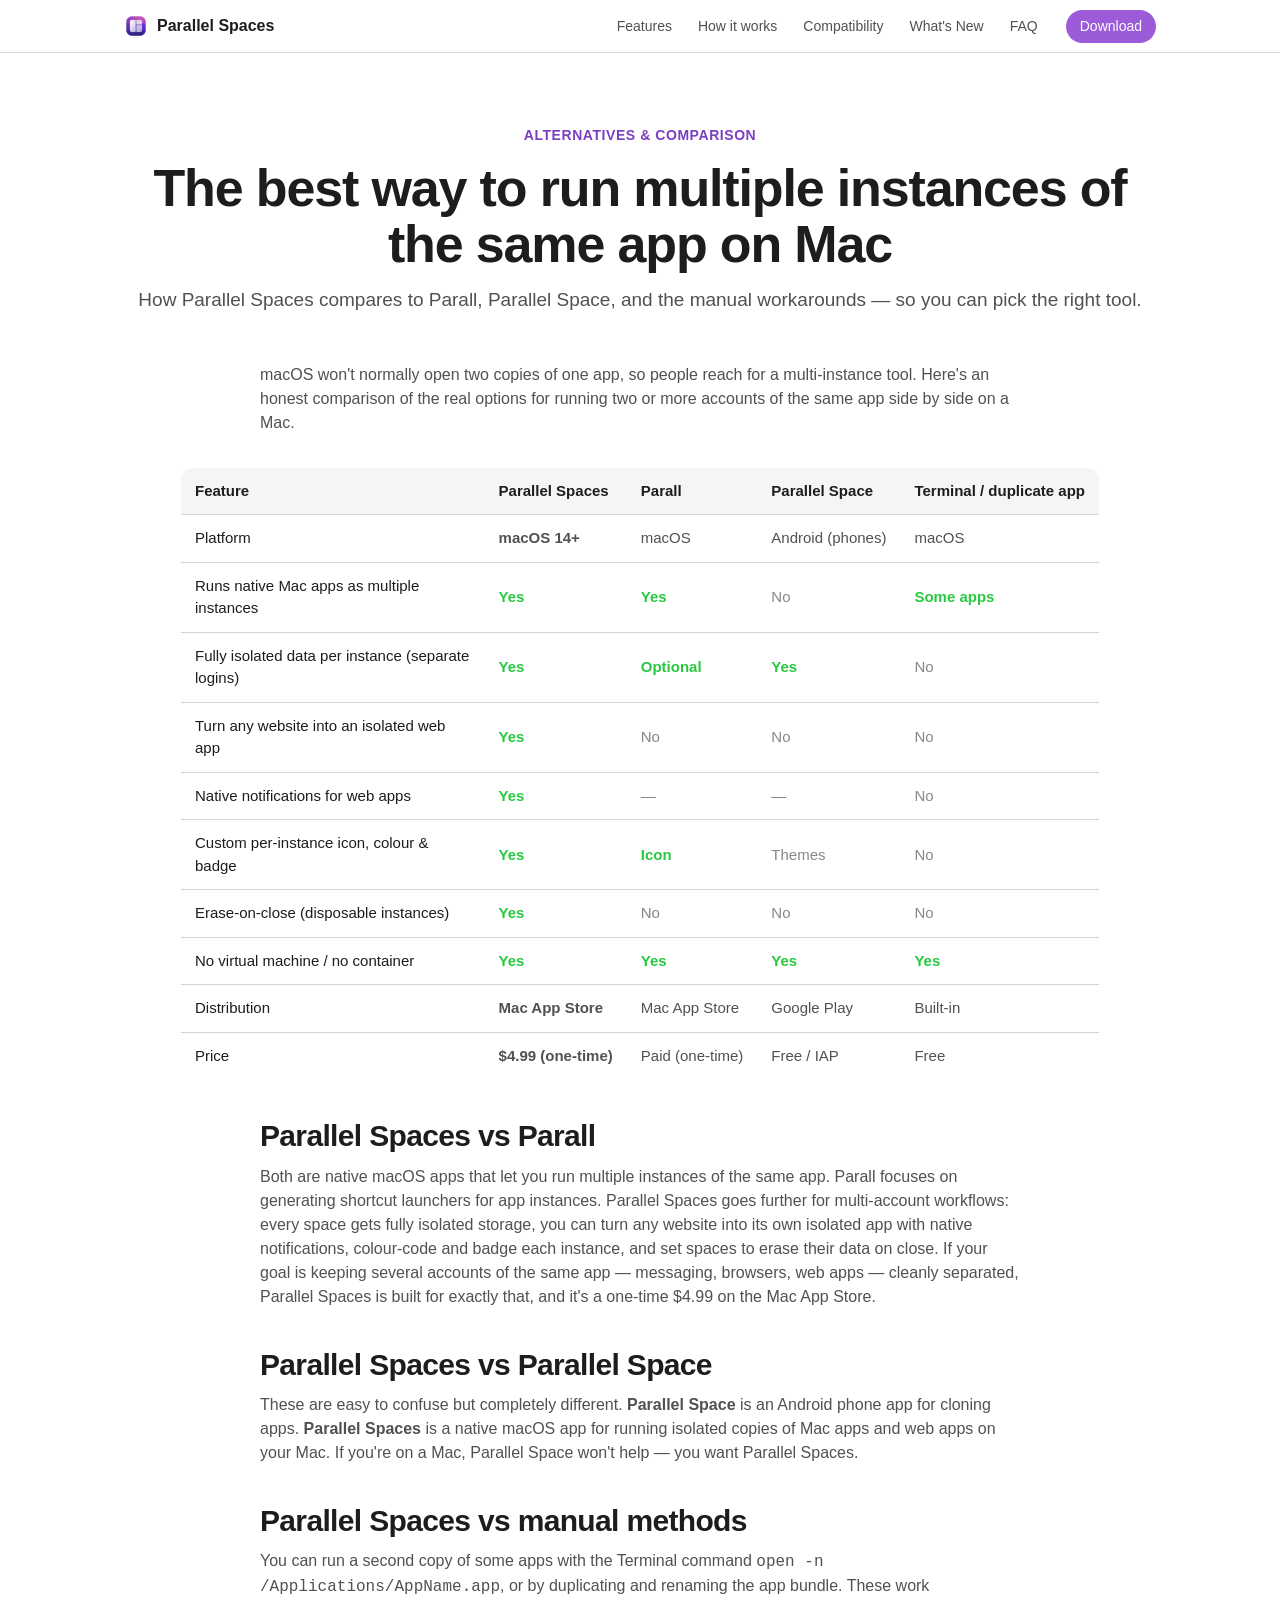
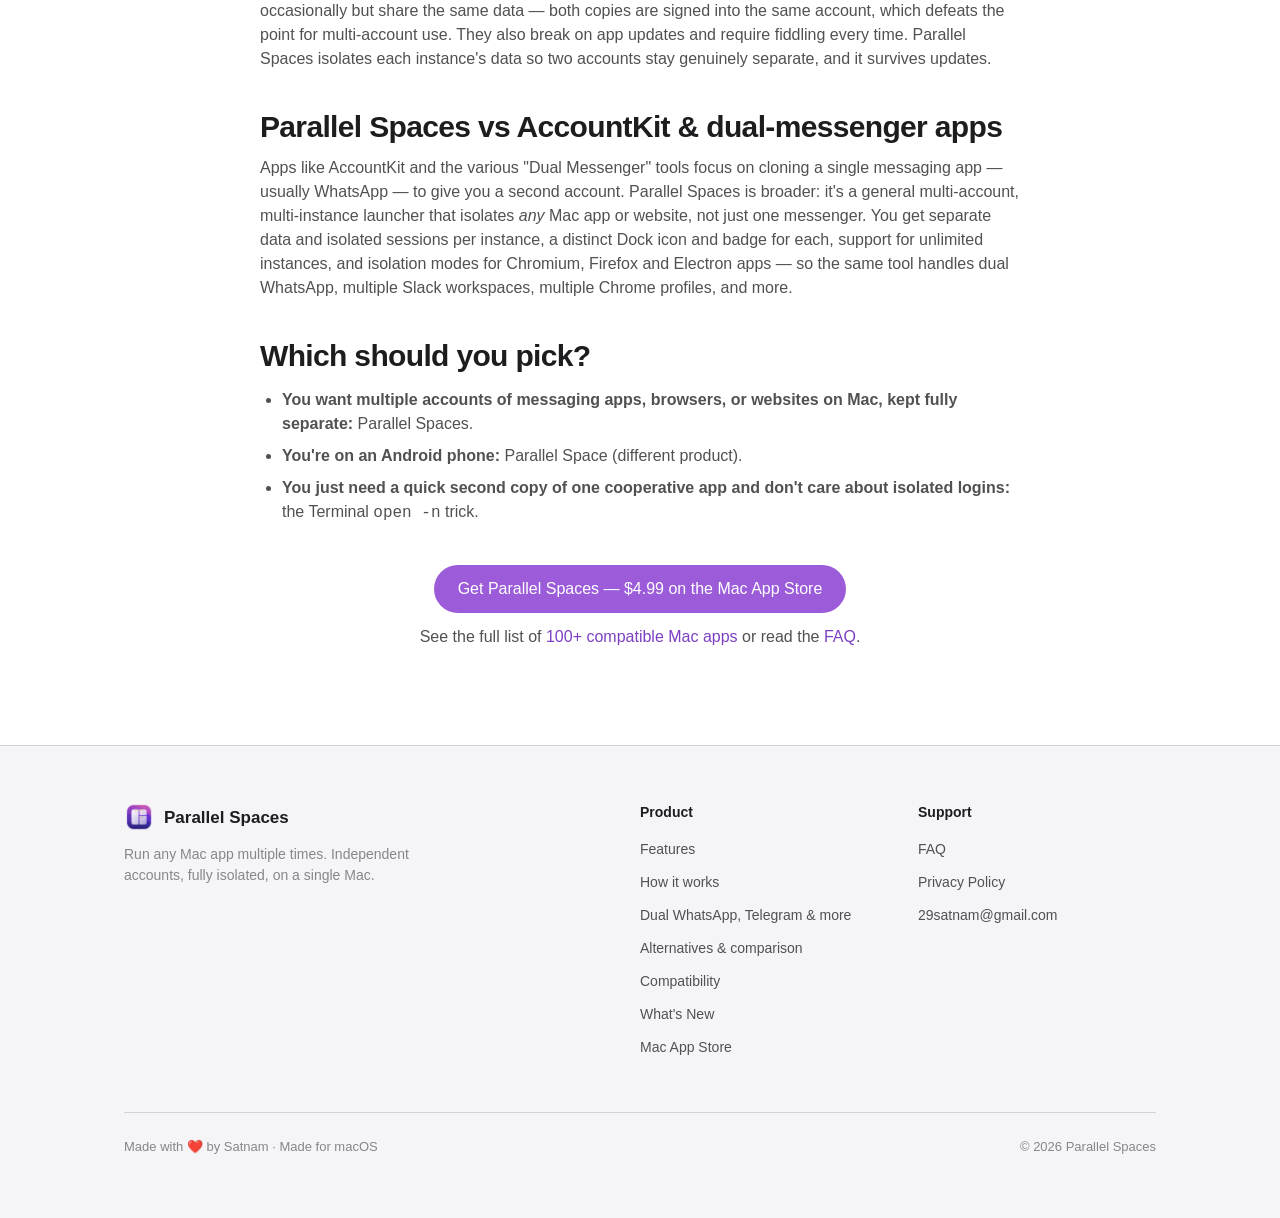
<file: alternatives.html>
<!DOCTYPE html>
<html lang="en">
<head>
<meta charset="UTF-8">
<meta name="viewport" content="width=device-width, initial-scale=1, viewport-fit=cover">

<title>Best Multi-Instance App for Mac — Parallel Spaces vs Parall &amp; Parallel Space</title>
<meta name="description" content="Looking for a way to run multiple instances of the same app on Mac? Compare Parallel Spaces with Parall, Parallel Space, and manual methods — native isolation, web apps, per-instance icons, pricing.">
<meta name="keywords" content="parall alternative, parallel space alternative mac, accountkit alternative, best multi-instance app mac, run multiple instances mac app, app cloner mac alternative, multi-account app mac, dual messenger mac alternative">
<meta name="author" content="Parallel Spaces">
<meta name="robots" content="index,follow,max-image-preview:large,max-snippet:-1">
<link rel="canonical" href="https://parallelspaces.app/alternatives.html">

<meta property="og:type" content="article">
<meta property="og:site_name" content="Parallel Spaces">
<meta property="og:locale" content="en_US">
<meta property="og:title" content="Best Multi-Instance App for Mac — Parallel Spaces vs Parall &amp; Parallel Space">
<meta property="og:description" content="Compare native ways to run multiple instances of the same app on macOS: Parallel Spaces, Parall, Parallel Space, and manual workarounds.">
<meta property="og:url" content="https://parallelspaces.app/alternatives.html">
<meta property="og:image" content="https://parallelspaces.app/assets/img/icon-1024.png">
<meta property="og:image:type" content="image/png">
<meta property="og:image:alt" content="Parallel Spaces app icon — purple gradient with stacked window glyphs">
<meta property="og:image:width" content="1024">
<meta property="og:image:height" content="1024">

<meta name="twitter:card" content="summary_large_image">
<meta name="twitter:title" content="Parallel Spaces vs Parall &amp; Parallel Space — best multi-instance app for Mac">
<meta name="twitter:description" content="Compare native ways to run multiple instances of the same app on macOS.">
<meta name="twitter:image" content="https://parallelspaces.app/assets/img/icon-1024.png">
<meta name="twitter:image:alt" content="Parallel Spaces app icon">

<meta name="theme-color" content="#ffffff" media="(prefers-color-scheme: light)">
<meta name="theme-color" content="#000000" media="(prefers-color-scheme: dark)">
<link rel="icon" type="image/png" sizes="32x32"  href="assets/img/icon-32.png"><link rel="icon" type="image/png" sizes="64x64"  href="assets/img/icon-64.png"><link rel="icon" type="image/png" sizes="128x128" href="assets/img/icon-128.png">
<link rel="stylesheet" href="assets/css/styles.css">

<script type="application/ld+json">
{
  "@context": "https://schema.org",
  "@type": "BreadcrumbList",
  "itemListElement": [
    {"@type": "ListItem", "position": 1, "name": "Home", "item": "https://parallelspaces.app/"},
    {"@type": "ListItem", "position": 2, "name": "Alternatives & comparison", "item": "https://parallelspaces.app/alternatives.html"}
  ]
}
</script>
<script type="application/ld+json">
{
  "@context": "https://schema.org",
  "@type": "FAQPage",
  "mainEntity": [
    {
      "@type": "Question",
      "name": "What is the best app to run multiple instances of the same app on Mac?",
      "acceptedAnswer": { "@type": "Answer", "text": "The best choice depends on what you need. Parallel Spaces runs fully isolated copies of native Mac apps and can also turn any website into its own isolated app, with separate logins, per-instance icons and badges, and erase-on-close. It is native, sandboxed and distributed on the Mac App Store. Parall is another native macOS option focused on creating shortcut launchers for app instances. Manual methods like the Terminal open -n command or duplicating an app work for some apps but do not isolate data." }
    },
    {
      "@type": "Question",
      "name": "Is Parallel Space the same as Parallel Spaces?",
      "acceptedAnswer": { "@type": "Answer", "text": "No. Parallel Space is a popular Android app-cloning tool for phones. Parallel Spaces is a native macOS app that runs isolated copies of Mac apps and web apps on your Mac. They are different products on different platforms." }
    },
    {
      "@type": "Question",
      "name": "What is a good Parall alternative for Mac?",
      "acceptedAnswer": { "@type": "Answer", "text": "Parallel Spaces is a native macOS alternative to Parall. Both run multiple instances of the same Mac app, but Parallel Spaces adds fully isolated per-instance data, web app spaces with native notifications, custom icons and badges, and erase-on-close for disposable instances." }
    }
  ]
}
</script>

<style>
/* Comparison table — scoped to this page */
.cmp-wrap { max-width: 920px; margin: 0 auto; overflow-x: auto; }
.cmp {
  width: 100%; border-collapse: collapse; font-size: 15px;
  background: var(--bg-card); border: 1px solid var(--line);
  border-radius: var(--radius-sm); overflow: hidden;
}
.cmp th, .cmp td {
  padding: 12px 14px; text-align: left; border-bottom: 1px solid var(--line);
  color: var(--text-soft); white-space: nowrap;
}
.cmp thead th { background: var(--bg-alt); color: var(--text); font-weight: 600; }
.cmp tbody th { font-weight: 500; color: var(--text); white-space: normal; }
.cmp td.yes { color: #28c840; font-weight: 600; }
.cmp td.no  { color: var(--text-faint); }
.cmp .feat-col { background: color-mix(in srgb, var(--accent) 8%, var(--bg-card)); }
.cmp tr td:nth-child(2) { font-weight: 600; }
@media (max-width: 620px) { .cmp th, .cmp td { white-space: normal; } }
</style>
</head>
<body>

<nav class="nav">
  <div class="wrap">
    <a class="nav-brand" href="index.html">
      <img src="assets/img/icon-256.png" alt="Parallel Spaces icon" width="24" height="24">
      Parallel Spaces
    </a>
    <div class="nav-links">
      <a href="index.html#features">Features</a>
      <a href="index.html#how">How it works</a>
      <a href="compatibility.html">Compatibility</a>
      <a href="whats-new.html">What's New</a>
      <a href="faq.html">FAQ</a>
    </div>
    <a class="nav-cta" href="https://apps.apple.com/app/id6772172563">Download</a>
  </div>
</nav>

<header class="page-hero">
  <div class="wrap">
    <div class="eyebrow">Alternatives &amp; comparison</div>
    <h1>The best way to run multiple instances of the same app on Mac</h1>
    <p>How Parallel Spaces compares to Parall, Parallel Space, and the manual workarounds — so you can pick the right tool.</p>
  </div>
</header>

<section style="padding-top:24px;">
  <div class="wrap">
    <div class="article">
      <p>macOS won't normally open two copies of one app, so people reach for a multi-instance tool. Here's an honest comparison of the real options for running two or more accounts of the same app side by side on a Mac.</p>
    </div>

    <div class="cmp-wrap" style="margin:32px auto;">
      <table class="cmp">
        <thead>
          <tr>
            <th>Feature</th>
            <th>Parallel Spaces</th>
            <th>Parall</th>
            <th>Parallel Space</th>
            <th>Terminal / duplicate app</th>
          </tr>
        </thead>
        <tbody>
          <tr><th>Platform</th><td>macOS 14+</td><td>macOS</td><td>Android (phones)</td><td>macOS</td></tr>
          <tr><th>Runs native Mac apps as multiple instances</th><td class="yes">Yes</td><td class="yes">Yes</td><td class="no">No</td><td class="yes">Some apps</td></tr>
          <tr><th>Fully isolated data per instance (separate logins)</th><td class="yes">Yes</td><td class="yes">Optional</td><td class="yes">Yes</td><td class="no">No</td></tr>
          <tr><th>Turn any website into an isolated web app</th><td class="yes">Yes</td><td class="no">No</td><td class="no">No</td><td class="no">No</td></tr>
          <tr><th>Native notifications for web apps</th><td class="yes">Yes</td><td class="no">—</td><td class="no">—</td><td class="no">No</td></tr>
          <tr><th>Custom per-instance icon, colour &amp; badge</th><td class="yes">Yes</td><td class="yes">Icon</td><td class="no">Themes</td><td class="no">No</td></tr>
          <tr><th>Erase-on-close (disposable instances)</th><td class="yes">Yes</td><td class="no">No</td><td class="no">No</td><td class="no">No</td></tr>
          <tr><th>No virtual machine / no container</th><td class="yes">Yes</td><td class="yes">Yes</td><td class="yes">Yes</td><td class="yes">Yes</td></tr>
          <tr><th>Distribution</th><td>Mac App Store</td><td>Mac App Store</td><td>Google Play</td><td>Built-in</td></tr>
          <tr><th>Price</th><td>$4.99 (one-time)</td><td>Paid (one-time)</td><td>Free / IAP</td><td>Free</td></tr>
        </tbody>
      </table>
    </div>

    <div class="article">
      <h2>Parallel Spaces vs Parall</h2>
      <p>Both are native macOS apps that let you run multiple instances of the same app. Parall focuses on generating shortcut launchers for app instances. Parallel Spaces goes further for multi-account workflows: every space gets fully isolated storage, you can turn any website into its own isolated app with native notifications, colour-code and badge each instance, and set spaces to erase their data on close. If your goal is keeping several accounts of the same app — messaging, browsers, web apps — cleanly separated, Parallel Spaces is built for exactly that, and it's a one-time $4.99 on the Mac App Store.</p>

      <h2>Parallel Spaces vs Parallel Space</h2>
      <p>These are easy to confuse but completely different. <strong>Parallel Space</strong> is an Android phone app for cloning apps. <strong>Parallel Spaces</strong> is a native macOS app for running isolated copies of Mac apps and web apps on your Mac. If you're on a Mac, Parallel Space won't help — you want Parallel Spaces.</p>

      <h2>Parallel Spaces vs manual methods</h2>
      <p>You can run a second copy of some apps with the Terminal command <code>open -n /Applications/AppName.app</code>, or by duplicating and renaming the app bundle. These work occasionally but share the same data — both copies are signed into the same account, which defeats the point for multi-account use. They also break on app updates and require fiddling every time. Parallel Spaces isolates each instance's data so two accounts stay genuinely separate, and it survives updates.</p>

      <h2>Parallel Spaces vs AccountKit &amp; dual-messenger apps</h2>
      <p>Apps like AccountKit and the various "Dual Messenger" tools focus on cloning a single messaging app — usually WhatsApp — to give you a second account. Parallel Spaces is broader: it's a general multi-account, multi-instance launcher that isolates <em>any</em> Mac app or website, not just one messenger. You get separate data and isolated sessions per instance, a distinct Dock icon and badge for each, support for unlimited instances, and isolation modes for Chromium, Firefox and Electron apps — so the same tool handles dual WhatsApp, multiple Slack workspaces, multiple Chrome profiles, and more.</p>

      <h2>Which should you pick?</h2>
      <ul>
        <li><strong>You want multiple accounts of messaging apps, browsers, or websites on Mac, kept fully separate:</strong> Parallel Spaces.</li>
        <li><strong>You're on an Android phone:</strong> Parallel Space (different product).</li>
        <li><strong>You just need a quick second copy of one cooperative app and don't care about isolated logins:</strong> the Terminal <code>open -n</code> trick.</li>
      </ul>

      <p style="text-align:center;margin-top:36px;">
        <a class="btn btn-primary" href="https://apps.apple.com/app/id6772172563">Get Parallel Spaces — $4.99 on the Mac App Store</a>
      </p>
      <p class="muted" style="text-align:center;margin-top:12px;">See the full list of <a href="compatibility.html">100+ compatible Mac apps</a> or read the <a href="faq.html">FAQ</a>.</p>
    </div>
  </div>
</section>

<footer class="footer">
  <div class="wrap">
    <div class="footer-grid">
      <div>
        <div class="footer-brand">
          <img src="assets/img/icon-256.png" alt="Parallel Spaces icon" width="24" height="24">
          <span>Parallel Spaces</span>
        </div>
        <p>Run any Mac app multiple times. Independent accounts, fully isolated, on a single Mac.</p>
      </div>
      <div>
        <h4>Product</h4>
        <ul>
          <li><a href="index.html#features">Features</a></li>
          <li><a href="index.html#how">How it works</a></li>
          <li><a href="index.html#dual-apps">Dual WhatsApp, Telegram &amp; more</a></li>
          <li><a href="alternatives.html">Alternatives &amp; comparison</a></li>
          <li><a href="compatibility.html">Compatibility</a></li>
          <li><a href="whats-new.html">What's New</a></li>
          <li><a href="https://apps.apple.com/app/id6772172563">Mac App Store</a></li>
        </ul>
      </div>
      <div>
        <h4>Support</h4>
        <ul>
          <li><a href="faq.html">FAQ</a></li>
          <li><a href="privacy.html">Privacy Policy</a></li>
          <li><a href="mailto:29satnam@gmail.com">29satnam@gmail.com</a></li>
        </ul>
      </div>
    </div>
    <div class="footer-base"><span>Made with ❤️ by Satnam · Made for macOS</span><span>© 2026 Parallel Spaces</span></div>
  </div>
</footer>

<script src="assets/js/main.js" defer></script>
</body>
</html>
</file>
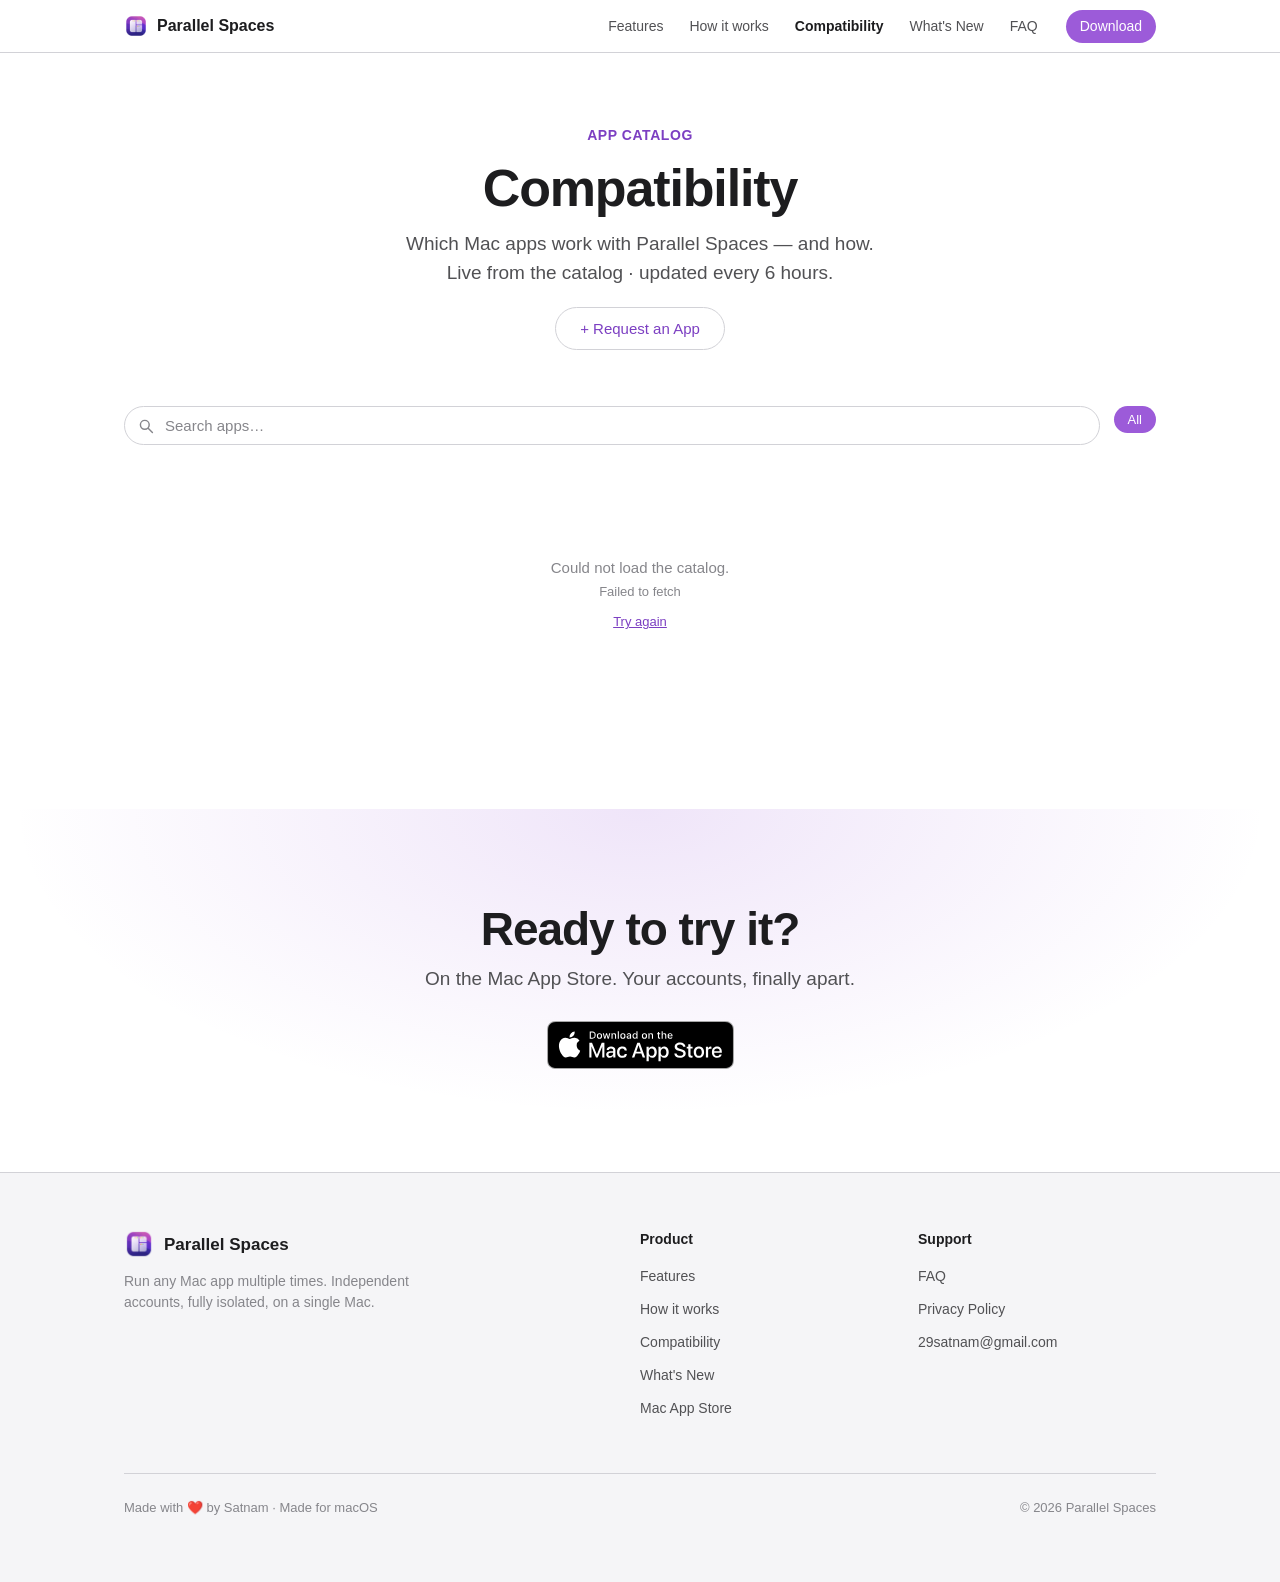
<file: compatibility.html>
<!DOCTYPE html>
<html lang="en">
<head>
<meta charset="UTF-8">
<meta name="viewport" content="width=device-width, initial-scale=1, viewport-fit=cover">

<title>Compatible Mac Apps — 105+ Verified | Slack, Chrome, WhatsApp, Notion, Discord</title>
<meta name="description" content="Live catalog of 105+ Mac apps that work with Parallel Spaces — run multiple instances of Slack, Chrome, WhatsApp, Discord, Notion, Spotify, VS Code, Firefox and more. Updated every 6 hours.">
<meta name="keywords" content="multi-instance mac apps, multiple slack mac, two chrome mac, multiple whatsapp mac, dual notion mac, multi account discord, multiple firefox profiles mac, mac app compatibility, parallel spaces compatible apps">
<meta name="robots" content="index,follow,max-image-preview:large,max-snippet:-1">
<link rel="canonical" href="https://parallelspaces.app/compatibility.html">

<meta property="og:type" content="website">
<meta property="og:site_name" content="Parallel Spaces">
<meta property="og:locale" content="en_US">
<meta property="og:title" content="App Compatibility — Parallel Spaces">
<meta property="og:description" content="Which Mac apps work with Parallel Spaces — live compatibility catalog, updated automatically.">
<meta property="og:url" content="https://parallelspaces.app/compatibility.html">
<meta property="og:image" content="https://parallelspaces.app/assets/img/icon-1024.png">
<meta property="og:image:type" content="image/png">
<meta property="og:image:alt" content="Parallel Spaces app icon — purple gradient with stacked window glyphs">
<meta property="og:image:width" content="1024">
<meta property="og:image:height" content="1024">

<meta name="twitter:card" content="summary_large_image">
<meta name="twitter:title" content="App Compatibility — Parallel Spaces">
<meta name="twitter:description" content="Which Mac apps work with Parallel Spaces — live compatibility catalog.">
<meta name="twitter:image" content="https://parallelspaces.app/assets/img/icon-1024.png">
<meta name="twitter:image:alt" content="Parallel Spaces app icon">

<meta name="theme-color" content="#ffffff" media="(prefers-color-scheme: light)">
<meta name="theme-color" content="#000000" media="(prefers-color-scheme: dark)">
<link rel="icon" type="image/png" sizes="32x32"  href="assets/img/icon-32.png"><link rel="icon" type="image/png" sizes="64x64"  href="assets/img/icon-64.png"><link rel="icon" type="image/png" sizes="128x128" href="assets/img/icon-128.png">
<link rel="preconnect" href="https://parallel-spaces-catalog.pages.dev" crossorigin>
<link rel="stylesheet" href="assets/css/styles.css">

<script type="application/ld+json">
{
  "@context": "https://schema.org",
  "@type": "BreadcrumbList",
  "itemListElement": [
    {"@type": "ListItem", "position": 1, "name": "Home",          "item": "https://parallelspaces.app/"},
    {"@type": "ListItem", "position": 2, "name": "Compatibility", "item": "https://parallelspaces.app/compatibility.html"}
  ]
}
</script>
<script type="application/ld+json">
{
  "@context": "https://schema.org",
  "@type": "CollectionPage",
  "name": "Mac App Compatibility Catalog — Parallel Spaces",
  "description": "Live catalog of macOS apps verified to work with Parallel Spaces multi-instance launcher. 100+ apps across messaging, browsers, productivity, development, AI, media, and utilities.",
  "url": "https://parallelspaces.app/compatibility.html",
  "isPartOf": {"@type": "WebSite", "name": "Parallel Spaces", "url": "https://parallelspaces.app/"},
  "about": {"@type": "SoftwareApplication", "name": "Parallel Spaces", "url": "https://parallelspaces.app/"}
}
</script>

<style>
/* ── Compatibility page extras ─────────────────────────────── */

/* Stats bar */
.compat-stats {
  display: flex; gap: 28px; flex-wrap: wrap; margin-bottom: 44px;
  padding: 22px 28px; border-radius: var(--radius-sm);
  background: var(--bg-card); border: 1px solid var(--line);
  box-shadow: var(--shadow-soft);
}
.stat-item { display: flex; flex-direction: column; gap: 2px; }
.stat-num  { font-size: 28px; font-weight: 700; letter-spacing: -0.02em; color: var(--text); }
.stat-lbl  { font-size: 12px; color: var(--text-faint); text-transform: uppercase; letter-spacing: .04em; font-weight: 600; }
.stat-sep  { width: 1px; background: var(--line); align-self: stretch; margin: 0 4px; }

/* Search + filter bar */
.compat-controls {
  display: flex; gap: 14px; align-items: flex-start;
  flex-wrap: wrap; margin-bottom: 32px;
}
.compat-search-wrap {
  position: relative; flex: 1; min-width: 200px;
}
.compat-search-wrap svg {
  position: absolute; left: 14px; top: 50%; transform: translateY(-50%);
  width: 16px; height: 16px; color: var(--text-faint); pointer-events: none;
  display: inline; max-width: none;
}
#search {
  width: 100%; padding: 10px 14px 10px 40px;
  border-radius: 980px; border: 1px solid var(--line);
  background: var(--bg-card); color: var(--text);
  font-family: inherit; font-size: 15px;
  outline: none; transition: border-color .15s ease;
}
#search:focus { border-color: var(--accent); }
#search::placeholder { color: var(--text-faint); }

/* Category filter chips */
.filter-chips { display: flex; gap: 8px; flex-wrap: wrap; }
.chip {
  font-size: 13px; font-weight: 500; padding: 6px 14px; border-radius: 980px;
  background: color-mix(in srgb, var(--text) 6%, transparent);
  color: var(--text-soft); cursor: pointer; border: none; font-family: inherit;
  transition: background .15s ease, color .15s ease;
}
.chip:hover { background: color-mix(in srgb, var(--text) 10%, transparent); }
.chip.active { background: var(--accent); color: #fff; }

/* App grid */
.compat-grid {
  display: grid;
  grid-template-columns: repeat(3, 1fr);
  gap: 18px;
}

/* App card */
.app-card {
  background: var(--bg-card); border: 1px solid var(--line);
  border-radius: var(--radius-sm); padding: 20px;
  box-shadow: var(--shadow-soft);
  display: flex; flex-direction: column; gap: 12px;
  transition: box-shadow .2s ease, transform .2s ease;
}
.app-card:hover { box-shadow: var(--shadow); transform: translateY(-2px); }
.app-card-head { display: flex; align-items: flex-start; gap: 12px; }
.app-icon-wrap {
  width: 44px; height: 44px; border-radius: 10px; flex-shrink: 0;
  background: linear-gradient(135deg,
    color-mix(in srgb, var(--accent) 80%, var(--bg-card)),
    color-mix(in srgb, var(--accent-2) 60%, var(--bg-card)));
  display: flex; align-items: center; justify-content: center;
  font-size: 20px; font-weight: 700; color: #fff;
  box-shadow: 0 2px 8px color-mix(in srgb, var(--accent) 30%, transparent);
}
.app-icon-img {
  width: 44px; height: 44px; border-radius: 10px; flex-shrink: 0;
  object-fit: contain;
}
.app-title-group { flex: 1; min-width: 0; }
.app-name {
  font-size: 15px; font-weight: 600; color: var(--text);
  white-space: nowrap; overflow: hidden; text-overflow: ellipsis;
}
.app-dev {
  font-size: 12px; color: var(--text-faint); margin-top: 2px;
  white-space: nowrap; overflow: hidden; text-overflow: ellipsis;
}

/* Tier badge */
.tier-badge {
  display: inline-flex; align-items: center; gap: 5px;
  font-size: 11px; font-weight: 600; padding: 3px 9px; border-radius: 980px;
  margin-top: 6px;
}
.tier-badge svg { width: 10px; height: 10px; display: inline; max-width: none; }
.tier-works-great  { background: color-mix(in srgb, #34c759 14%, transparent); color: #1a7a2e; }
.tier-usually-works{ background: color-mix(in srgb, #ff9500 14%, transparent); color: #a05a00; }
.tier-community    { background: color-mix(in srgb, #5ac8fa 14%, transparent); color: #0071a4; }
.tier-known-issues { background: color-mix(in srgb, #ff3b30 14%, transparent); color: #a0000a; }

@media (prefers-color-scheme: dark) {
  .tier-works-great  { color: #34c759; }
  .tier-usually-works{ color: #ff9500; }
  .tier-community    { color: #5ac8fa; }
  .tier-known-issues { color: #ff453a; }
}

/* Properties row */
.app-props { display: flex; gap: 6px; flex-wrap: wrap; }
.prop-pill {
  font-size: 11px; font-weight: 500; padding: 3px 8px; border-radius: 6px;
  background: color-mix(in srgb, var(--text) 6%, transparent);
  color: var(--text-soft);
  display: inline-flex; align-items: center; gap: 4px;
}
.prop-pill.good { background: color-mix(in srgb, #34c759 10%, transparent); color: #1a7a2e; }
@media (prefers-color-scheme: dark) {
  .prop-pill.good { color: #34c759; }
}

/* Notes */
.app-notes {
  font-size: 12px; color: var(--text-faint); line-height: 1.4;
  border-top: 1px solid var(--line); padding-top: 10px;
}

/* Empty / loading states */
.compat-status {
  text-align: center; padding: 80px 24px; color: var(--text-faint); font-size: 16px;
}
.compat-spinner {
  width: 32px; height: 32px; border: 2px solid var(--line);
  border-top-color: var(--accent); border-radius: 50%;
  margin: 0 auto 16px; animation: spin .8s linear infinite;
}
@keyframes spin { to { transform: rotate(360deg); } }

/* Last-updated bar */
.compat-meta {
  display: flex; justify-content: space-between; align-items: center;
  flex-wrap: wrap; gap: 8px;
  font-size: 13px; color: var(--text-faint); margin-bottom: 28px;
}
.compat-refresh-btn {
  font-size: 13px; color: var(--accent-ink); background: none; border: none;
  cursor: pointer; font-family: inherit; padding: 0; text-decoration: underline;
}
.compat-refresh-btn:hover { opacity: .75; }

/* No-results */
.no-results {
  grid-column: 1 / -1; text-align: center;
  padding: 60px 24px; color: var(--text-faint); font-size: 16px;
}

/* ── Request App modal ──────────────────────────────────── */
.modal-backdrop {
  display: none; position: fixed; inset: 0; z-index: 200;
  background: rgba(0,0,0,.48);
  backdrop-filter: blur(8px); -webkit-backdrop-filter: blur(8px);
  align-items: center; justify-content: center; padding: 24px;
}
.modal-backdrop.open { display: flex; }
.modal-box {
  background: var(--bg-card); border: 1px solid var(--line);
  border-radius: 20px; padding: 36px; max-width: 460px; width: 100%;
  box-shadow: 0 24px 80px rgba(0,0,0,.28);
  animation: modal-in .22s cubic-bezier(.34,1.4,.64,1) both;
}
@keyframes modal-in {
  from { transform: scale(.93); opacity: 0; }
  to   { transform: scale(1);   opacity: 1; }
}
.modal-close {
  float: right; background: none; border: none; cursor: pointer;
  font-size: 22px; line-height: 1; color: var(--text-faint);
  margin: -8px -8px 0 0; padding: 4px 8px; border-radius: 6px;
  font-family: inherit;
}
.modal-close:hover { color: var(--text); background: color-mix(in srgb, var(--text) 8%, transparent); }
.modal-box h2 { font-size: 22px; margin-bottom: 6px; clear: both; }
.modal-box .modal-sub { font-size: 15px; color: var(--text-soft); margin-bottom: 24px; }

.form-field { margin-bottom: 16px; }
.form-field label {
  display: block; font-size: 13px; font-weight: 600; color: var(--text-soft);
  margin-bottom: 6px; letter-spacing: .01em;
}
.form-field input {
  width: 100%; padding: 11px 14px; border-radius: 10px;
  border: 1px solid var(--line); background: var(--bg);
  color: var(--text); font-family: inherit; font-size: 15px;
  outline: none; transition: border-color .15s ease;
}
.form-field input:focus { border-color: var(--accent); }
.form-field input::placeholder { color: var(--text-faint); }

.modal-submit {
  width: 100%; margin-top: 8px; padding: 13px;
  background: var(--accent); color: #fff;
  border: none; border-radius: 980px; font-size: 16px; font-weight: 600;
  cursor: pointer; font-family: inherit;
  transition: opacity .15s ease, transform .15s ease;
}
.modal-submit:hover:not(:disabled) { opacity: .9; transform: translateY(-1px); }
.modal-submit:disabled { opacity: .5; cursor: default; transform: none; }

.modal-success {
  text-align: center; padding: 12px 0 4px;
}
.modal-success .success-ic {
  width: 56px; height: 56px; border-radius: 50%;
  background: color-mix(in srgb, #34c759 14%, transparent);
  display: flex; align-items: center; justify-content: center;
  font-size: 26px; margin: 0 auto 16px;
}
.modal-success h3 { font-size: 20px; margin-bottom: 8px; }
.modal-success p  { font-size: 15px; color: var(--text-soft); line-height: 1.5; }
.modal-err {
  font-size: 13px; color: #ff3b30; margin-top: 8px; text-align: center;
}

/* Section grouping within grid */
.category-header {
  grid-column: 1 / -1;
  display: flex; align-items: center; gap: 10px;
  font-size: 14px; font-weight: 600;
  color: var(--accent-ink); text-transform: uppercase; letter-spacing: .04em;
  margin-top: 12px;
}
.category-header:first-child { margin-top: 0; }
.cat-count {
  font-size: 12px; font-weight: 600; padding: 1px 8px; border-radius: 980px;
  background: color-mix(in srgb, var(--accent) 12%, transparent);
  color: var(--accent-ink);
}

/* Responsive */
@media (max-width: 900px) {
  .compat-grid { grid-template-columns: repeat(2, 1fr); }
  .compat-stats { gap: 18px; }
  .stat-sep { display: none; }
}
@media (max-width: 600px) {
  .compat-grid { grid-template-columns: 1fr; gap: 12px; }
  .compat-controls { flex-direction: column; gap: 12px; }
  .compat-search-wrap { width: 100%; }
  .compat-stats {
    flex-direction: row; flex-wrap: wrap; gap: 18px 24px;
    padding: 18px 20px; justify-content: space-between;
  }
  .stat-item { flex: 1 1 calc(50% - 12px); min-width: 0; }
  .stat-num { font-size: 22px; }
  .stat-lbl { font-size: 11px; }
  .filter-chips { gap: 6px; }
  .chip { font-size: 12px; padding: 5px 11px; }
  .app-card { padding: 16px; }
  .modal-box { padding: 24px; border-radius: 16px; }
  .modal-box h2 { font-size: 19px; }
  .compat-meta { font-size: 12px; }

  /* Horizontal scroll for chips — keeps row tidy on tiny screens */
  .filter-chips {
    overflow-x: auto; flex-wrap: nowrap;
    -webkit-overflow-scrolling: touch;
    scrollbar-width: none;
    padding-bottom: 4px;
  }
  .filter-chips::-webkit-scrollbar { display: none; }
  .chip { flex-shrink: 0; }
}
</style>
</head>
<body>

<!-- ===================== NAV ===================== -->
<nav class="nav">
  <div class="wrap">
    <a class="nav-brand" href="index.html">
      <img src="assets/img/icon-256.png" alt="Parallel Spaces icon" width="24" height="24">
      Parallel Spaces
    </a>
    <div class="nav-links">
      <a href="index.html#features">Features</a>
      <a href="index.html#how">How it works</a>
      <a href="compatibility.html" style="color:var(--text);font-weight:600">Compatibility</a>
      <a href="whats-new.html">What's New</a>
      <a href="faq.html">FAQ</a>
    </div>
    <a class="nav-cta" href="https://apps.apple.com/app/id6772172563">Download</a>
  </div>
</nav>

<!-- ===================== PAGE HERO ===================== -->
<header class="page-hero">
  <div class="wrap">
    <div class="eyebrow">App Catalog</div>
    <h1>Compatibility</h1>
    <p>Which Mac apps work with Parallel Spaces — and how.<br>
       Live from the catalog · updated every 6 hours.</p>
    <button class="btn btn-ghost" id="request-app-btn" style="margin-top:20px;font-size:15px;">
      + Request an App
    </button>
  </div>
</header>

<!-- ===================== REQUEST APP MODAL ===================== -->
<div class="modal-backdrop" id="request-modal" role="dialog" aria-modal="true" aria-labelledby="modal-title">
  <div class="modal-box">
    <button class="modal-close" id="modal-close-btn" aria-label="Close">×</button>

    <!-- Form view — opens user's mail client with pre-filled message -->
    <div id="modal-form-view">
      <h2 id="modal-title">Request an App</h2>
      <p class="modal-sub">Don't see your app? Tell us — we'll test it and add it to the catalog. Your mail app will open with the message pre-filled; just hit send.</p>
      <form id="request-form" onsubmit="return false;">
        <div class="form-field">
          <label for="req-name">App Name</label>
          <input type="text" id="req-name" placeholder="e.g. Figma" autocomplete="off" required>
        </div>
        <div class="form-field">
          <label for="req-link">App Website or Download Link</label>
          <input type="url" id="req-link" placeholder="https://…" autocomplete="off">
        </div>
        <div class="form-field">
          <label for="req-email">Your Email <span style="color:var(--text-faint);font-weight:400">(optional)</span></label>
          <input type="email" id="req-email" placeholder="you@example.com" autocomplete="email">
        </div>
        <button type="submit" class="modal-submit" id="modal-submit-btn">Open Mail App to Send</button>
        <p class="modal-err" id="modal-err" style="display:none"></p>
      </form>
    </div>

    <!-- Success view — shown when page loads with ?thanks=1 -->
    <div id="modal-success-view" class="modal-success" style="display:none">
      <div class="success-ic">✓</div>
      <h3>Request sent!</h3>
      <p>The developer will look into it and contact you when there's an update — usually within a few days.</p>
      <button class="modal-submit" id="modal-done-btn" style="margin-top:24px;">Done</button>
    </div>
  </div>
</div>

<!-- ===================== CATALOG ===================== -->
<section style="padding-top:32px;">
  <div class="wrap">

    <!-- Stats bar -->
    <div class="compat-stats" id="stats-bar" style="display:none">
      <div class="stat-item">
        <span class="stat-num" id="stat-total">—</span>
        <span class="stat-lbl">Total apps</span>
      </div>
      <div class="stat-sep"></div>
      <div class="stat-item">
        <span class="stat-num" id="stat-great" style="color:#34c759">—</span>
        <span class="stat-lbl">Works great</span>
      </div>
      <div class="stat-sep"></div>
      <div class="stat-item">
        <span class="stat-num" id="stat-usually" style="color:#ff9500">—</span>
        <span class="stat-lbl">Usually works</span>
      </div>
      <div class="stat-sep"></div>
      <div class="stat-item">
        <span class="stat-num" id="stat-community" style="color:#5ac8fa">—</span>
        <span class="stat-lbl">Community</span>
      </div>
      <div class="stat-sep"></div>
      <div class="stat-item">
        <span class="stat-num" id="stat-issues" style="color:#ff3b30">—</span>
        <span class="stat-lbl">Known issues</span>
      </div>
    </div>

    <!-- Controls -->
    <div class="compat-controls">
      <div class="compat-search-wrap">
        <svg viewBox="0 0 20 20" fill="none" stroke="currentColor" stroke-width="1.8" stroke-linecap="round">
          <circle cx="8.5" cy="8.5" r="5.5"/><line x1="13" y1="13" x2="18" y2="18"/>
        </svg>
        <input type="search" id="search" placeholder="Search apps…" autocomplete="off" spellcheck="false">
      </div>
      <div class="filter-chips" id="filter-chips">
        <button class="chip active" data-cat="all">All</button>
      </div>
    </div>

    <!-- Last-updated meta -->
    <div class="compat-meta" id="compat-meta" style="display:none">
      <span id="last-updated-text"></span>
      <button class="compat-refresh-btn" id="refresh-btn">Refresh now</button>
    </div>

    <!-- Main grid / status -->
    <div id="catalog-status" class="compat-status">
      <div class="compat-spinner"></div>
      Loading catalog…
    </div>
    <div class="compat-grid" id="catalog-grid" style="display:none"></div>

    <noscript>
      <style>
        .noscript-list { padding: 20px 0; }
        .noscript-list h2 { font-size: 20px; margin: 28px 0 12px; color: var(--accent-ink); }
        .noscript-list ul { list-style: none; display: grid; grid-template-columns: repeat(auto-fill,minmax(220px,1fr)); gap: 8px; padding: 0; }
        .noscript-list li { font-size: 14px; color: var(--text-soft); padding: 8px 12px; background: var(--bg-card); border: 1px solid var(--line); border-radius: 8px; }
        .noscript-list li strong { color: var(--text); }
      </style>
      <div class="noscript-list">
        <p style="text-align:center;color:var(--text-soft);margin-bottom:18px">Enable JavaScript for the live, searchable, filterable catalog. Static list below.</p>
        <h2>Works Great (61 apps)</h2>
        <ul>
          <li><strong>AdsPower</strong> — AdsPower</li><li><strong>Android Studio</strong> — Google</li><li><strong>Anki</strong></li><li><strong>Arduino IDE</strong></li><li><strong>Asana</strong></li><li><strong>Audacity</strong></li><li><strong>Beeper Desktop</strong></li><li><strong>Beyond Compare</strong></li><li><strong>Blender</strong></li><li><strong>Blocs</strong></li><li><strong>Brave</strong> — Brave Software</li><li><strong>Capacities</strong></li><li><strong>Charles</strong> — xk72</li><li><strong>Chromium</strong></li><li><strong>Claude</strong> — Anthropic</li><li><strong>Cursor</strong> — Anysphere</li><li><strong>DBeaver</strong></li><li><strong>Discord</strong></li><li><strong>Dropbox</strong></li><li><strong>Eclipse</strong></li><li><strong>Emacs</strong></li><li><strong>Evernote</strong></li><li><strong>FileMaker Pro</strong> — Claris</li><li><strong>Fork</strong></li><li><strong>FreeCAD</strong></li><li><strong>Gemini</strong> — MacPaw</li><li><strong>Ghostty</strong></li><li><strong>Git Tower</strong></li><li><strong>Google Chrome</strong></li><li><strong>KiCad</strong></li><li><strong>LightBurn</strong></li><li><strong>Microsoft Edge</strong></li><li><strong>MonitorControl</strong></li><li><strong>Mozilla Firefox</strong></li><li><strong>Notion</strong></li><li><strong>OBS</strong></li><li><strong>OpenAI Codex</strong> — OpenAI</li><li><strong>Opera</strong></li><li><strong>Philips Hue Sync</strong></li><li><strong>Plex</strong></li><li><strong>QQ</strong> — Tencent</li><li><strong>Qt Creator</strong></li><li><strong>Raspberry Pi Imager</strong></li><li><strong>Signal</strong></li><li><strong>Sketch Beta</strong></li><li><strong>Slack (Website)</strong></li><li><strong>Spark Desktop</strong> — Readdle</li><li><strong>Spotify</strong></li><li><strong>Sublime Merge</strong></li><li><strong>Sublime Text</strong></li><li><strong>Telegram Desktop</strong></li><li><strong>Tor Browser</strong></li><li><strong>Transmission</strong></li><li><strong>VLC</strong></li><li><strong>Viber</strong></li><li><strong>Visual Studio Code</strong></li><li><strong>Vivaldi</strong></li><li><strong>Windsurf</strong> — Codeium</li><li><strong>Zen Browser</strong></li><li><strong>Zoom</strong></li><li><strong>iTerm2</strong></li>
        </ul>
        <h2>Usually Works (19 apps)</h2>
        <ul>
          <li><strong>Carbon Copy Cloner</strong></li><li><strong>ChatGPT</strong></li><li><strong>Compressor</strong></li><li><strong>KeepingYouAwake</strong></li><li><strong>Keynote</strong></li><li><strong>Lightkey</strong></li><li><strong>Maccy</strong></li><li><strong>Microsoft Outlook</strong></li><li><strong>Microsoft Teams</strong></li><li><strong>Monday.com</strong></li><li><strong>Numbers</strong></li><li><strong>Pages</strong></li><li><strong>Pixelmator Pro</strong></li><li><strong>Safari</strong></li><li><strong>Scapple</strong></li><li><strong>Slack (App Store)</strong></li><li><strong>Terminal</strong></li><li><strong>WhatsApp</strong></li><li><strong>Zed</strong></li>
        </ul>
      </div>
    </noscript>

  </div>
</section>

<!-- ===================== CTA ===================== -->
<section class="cta-band">
  <div class="wrap">
    <h2>Ready to try it?</h2>
    <p>On the Mac App Store. Your accounts, finally apart.</p>
    <a class="appstore-badge" href="https://apps.apple.com/app/id6772172563" aria-label="Download Parallel Spaces on the Mac App Store">
      <picture>
        <source media="(prefers-color-scheme: dark)" srcset="assets/img/app-store-badge-white.svg">
        <img src="assets/img/app-store-badge-black.svg" alt="Download on the Mac App Store" width="156" height="40">
      </picture>
    </a>
  </div>
</section>

<!-- ===================== FOOTER ===================== -->
<footer class="footer">
  <div class="wrap">
    <div class="footer-grid">
      <div>
        <div class="footer-brand">
          <img src="assets/img/icon-256.png" alt="Parallel Spaces icon" width="24" height="24">
          <span>Parallel Spaces</span>
        </div>
        <p>Run any Mac app multiple times. Independent accounts, fully isolated, on a single Mac.</p>
      </div>
      <div>
        <h4>Product</h4>
        <ul>
          <li><a href="index.html#features">Features</a></li>
          <li><a href="index.html#how">How it works</a></li>
          <li><a href="compatibility.html">Compatibility</a></li>
          <li><a href="whats-new.html">What's New</a></li>
          <li><a href="https://apps.apple.com/app/id6772172563">Mac App Store</a></li>
        </ul>
      </div>
      <div>
        <h4>Support</h4>
        <ul>
          <li><a href="faq.html">FAQ</a></li>
          <li><a href="privacy.html">Privacy Policy</a></li>
          <li><a href="mailto:29satnam@gmail.com">29satnam@gmail.com</a></li>
        </ul>
      </div>
    </div>
    <div class="footer-base">
      <span>Made with ❤️ by Satnam · Made for macOS</span>
      <span>© 2026 Parallel Spaces</span>
    </div>
  </div>
</footer>

<script>
(function () {
  'use strict';

  const CATALOG_URL  = 'https://parallel-spaces-catalog.pages.dev/catalog.json';
  const CACHE_KEY    = 'ps_catalog_v2';
  const CACHE_TS_KEY = 'ps_catalog_ts_v2';
  const SIX_HOURS_MS = 6 * 60 * 60 * 1000;

  const TIER_META = {
    'works-great':   { label: 'Works Great',   cls: 'tier-works-great',   dot: '#34c759' },
    'usually-works': { label: 'Usually Works',  cls: 'tier-usually-works', dot: '#ff9500' },
    'community':     { label: 'Community',      cls: 'tier-community',     dot: '#5ac8fa' },
    'known-issues':  { label: 'Known Issues',   cls: 'tier-known-issues',  dot: '#ff3b30' },
  };

  const CAT_META = {
    messaging:    { label: 'Messaging',    icon: '💬' },
    browsers:     { label: 'Browsers',     icon: '🌐' },
    productivity: { label: 'Productivity', icon: '💼' },
    development:  { label: 'Development',  icon: '🛠️' },
    ai:           { label: 'AI',           icon: '✨' },
    media:        { label: 'Media',        icon: '🎵' },
    utilities:    { label: 'Utilities',    icon: '🔧' },
    system:       { label: 'System',       icon: '⚙️' },
  };

  const MODE_LABEL = {
    auto:         'Auto-detect',
    homeOverride: 'HOME Isolation',
    chromiumLike: 'Chromium',
    firefoxLike:  'Firefox',
    electronLike: 'Electron',
    custom:       'Custom',
  };

  let allApps    = [];
  let activecat  = 'all';
  let searchTerm = '';
  let fetchedAt  = null;
  let refreshTimer = null;

  // ── DOM refs ───────────────────────────────────────────────
  const statusEl   = document.getElementById('catalog-status');
  const gridEl     = document.getElementById('catalog-grid');
  const statsBar   = document.getElementById('stats-bar');
  const metaBar    = document.getElementById('compat-meta');
  const searchEl   = document.getElementById('search');
  const chipsEl    = document.getElementById('filter-chips');
  const updatedEl  = document.getElementById('last-updated-text');
  const refreshBtn = document.getElementById('refresh-btn');

  // ── Fetch ─────────────────────────────────────────────────
  async function loadCatalog(force) {
    if (!force) {
      try {
        const ts   = parseInt(sessionStorage.getItem(CACHE_TS_KEY) || '0', 10);
        const data = sessionStorage.getItem(CACHE_KEY);
        if (data && Date.now() - ts < SIX_HOURS_MS) {
          hydrate(JSON.parse(data), new Date(ts));
          return;
        }
      } catch (_) {}
    }

    showStatus('<div class="compat-spinner"></div>Loading catalog…');

    try {
      const res  = await fetch(CATALOG_URL, { cache: 'no-cache' });
      if (!res.ok) throw new Error(`HTTP ${res.status}`);
      const data = await res.json();
      sessionStorage.setItem(CACHE_KEY, JSON.stringify(data));
      sessionStorage.setItem(CACHE_TS_KEY, String(Date.now()));
      hydrate(data, new Date());
    } catch (err) {
      showStatus(
        `<p style="font-size:15px">Could not load the catalog.<br>
         <span style="font-size:13px;color:var(--text-faint)">${err.message}</span></p>
         <button class="compat-refresh-btn" onclick="location.reload()" style="margin-top:12px;display:inline-block">Try again</button>`
      );
    }
  }

  function hydrate(data, ts) {
    allApps   = (data.data || []).filter(a => a.bundleId); // skip generic entries without bundle ID
    fetchedAt = ts;
    buildChips();
    updateStats();
    renderGrid();
    showMeta();
    scheduleAutoRefresh();
  }

  // ── Auto-refresh ──────────────────────────────────────────
  function scheduleAutoRefresh() {
    if (refreshTimer) clearTimeout(refreshTimer);
    refreshTimer = setTimeout(() => loadCatalog(true), SIX_HOURS_MS);
  }

  // ── Stats bar ─────────────────────────────────────────────
  function updateStats() {
    const visible = filteredApps();
    document.getElementById('stat-total').textContent    = visible.length;
    document.getElementById('stat-great').textContent    = visible.filter(a => a.support.tier === 'works-great').length;
    document.getElementById('stat-usually').textContent  = visible.filter(a => a.support.tier === 'usually-works').length;
    document.getElementById('stat-community').textContent= visible.filter(a => a.support.tier === 'community').length;
    document.getElementById('stat-issues').textContent   = visible.filter(a => a.support.tier === 'known-issues').length;
    statsBar.style.display = '';
  }

  // ── Category chips ────────────────────────────────────────
  function buildChips() {
    const cats = [...new Set(allApps.map(a => a.category))].sort((a, b) => {
      const order = ['messaging','browsers','productivity','development','ai','media','utilities','system'];
      return (order.indexOf(a) + 1 || 99) - (order.indexOf(b) + 1 || 99);
    });

    chipsEl.innerHTML = '<button class="chip active" data-cat="all">All</button>';
    cats.forEach(cat => {
      const m   = CAT_META[cat] || { label: cat, icon: '' };
      const btn = document.createElement('button');
      btn.className   = 'chip';
      btn.dataset.cat = cat;
      btn.textContent = `${m.icon} ${m.label}`.trim();
      chipsEl.appendChild(btn);
    });

    chipsEl.addEventListener('click', e => {
      const btn = e.target.closest('[data-cat]');
      if (!btn) return;
      activecat = btn.dataset.cat;
      chipsEl.querySelectorAll('.chip').forEach(c => c.classList.toggle('active', c === btn));
      updateStats();
      renderGrid();
    });
  }

  // ── Filtering ─────────────────────────────────────────────
  function filteredApps() {
    return allApps.filter(a => {
      const catOk  = activecat === 'all' || a.category === activecat;
      const needle = searchTerm.toLowerCase();
      const textOk = !needle
        || a.name.toLowerCase().includes(needle)
        || (a.developer || '').toLowerCase().includes(needle)
        || (a.bundleId  || '').toLowerCase().includes(needle);
      return catOk && textOk;
    });
  }

  // ── Render ────────────────────────────────────────────────
  function renderGrid() {
    const apps = filteredApps();
    gridEl.innerHTML = '';

    if (apps.length === 0) {
      gridEl.innerHTML = '<div class="no-results">No apps match your search.</div>';
      gridEl.style.display = 'grid';
      statusEl.style.display = 'none';
      return;
    }

    // Group by category when showing "All"
    if (activecat === 'all' && !searchTerm) {
      const catOrder = ['messaging','browsers','productivity','development','ai','media','utilities','system'];
      const groups   = {};
      apps.forEach(a => { (groups[a.category] = groups[a.category] || []).push(a); });
      catOrder.concat(Object.keys(groups).filter(c => !catOrder.includes(c))).forEach(cat => {
        if (!groups[cat]) return;
        const m = CAT_META[cat] || { label: cat, icon: '' };
        const hdr = document.createElement('div');
        hdr.className   = 'category-header';
        hdr.innerHTML   = `${m.icon ? `<span>${m.icon}</span>` : ''} ${m.label} <span class="cat-count">${groups[cat].length}</span>`;
        gridEl.appendChild(hdr);
        groups[cat].forEach(a => gridEl.appendChild(makeCard(a)));
      });
    } else {
      apps.forEach(a => gridEl.appendChild(makeCard(a)));
    }

    gridEl.style.display = 'grid';
    statusEl.style.display = 'none';
  }

  function makeCard(app) {
    const s    = app.support;
    const tier = TIER_META[s.tier] || { label: s.tier, cls: 'tier-community', dot: '#8e8e93' };
    const mode = MODE_LABEL[app.launch?.storageMode] || app.launch?.storageMode || 'Auto';

    const card = document.createElement('div');
    card.className = 'app-card';

    const initial = (app.name || '?')[0].toUpperCase();

    card.innerHTML = `
      <div class="app-card-head">
        <div class="app-icon-wrap" aria-hidden="true">${initial}</div>
        <div class="app-title-group">
          <div class="app-name" title="${esc(app.name)}">${esc(app.name)}</div>
          <div class="app-dev">${esc(app.developer || '')}</div>
          <span class="tier-badge ${tier.cls}">
            <svg viewBox="0 0 10 10" fill="${tier.dot}"><circle cx="5" cy="5" r="4.5"/></svg>
            ${tier.label}
          </span>
        </div>
      </div>
      <div class="app-props">
        ${s.multiInstance   ? '<span class="prop-pill good">✓ Multi-instance</span>'      : ''}
        ${s.separateData    ? '<span class="prop-pill good">✓ Separate data</span>'        : ''}
        ${s.menuBarPerInstance ? '<span class="prop-pill good">✓ Menu bar</span>'          : ''}
        <span class="prop-pill">${esc(mode)}</span>
      </div>
      ${s.notes ? `<div class="app-notes">${esc(s.notes)}</div>` : ''}
    `;
    return card;
  }

  function esc(str) {
    return (str || '').replace(/&/g,'&amp;').replace(/</g,'&lt;').replace(/>/g,'&gt;').replace(/"/g,'&quot;');
  }

  // ── UI helpers ────────────────────────────────────────────
  function showStatus(html) {
    statusEl.innerHTML = html;
    statusEl.style.display = '';
    gridEl.style.display   = 'none';
  }

  function showMeta() {
    const ago = formatAge(fetchedAt);
    updatedEl.textContent = `Catalog fetched ${ago}`;
    metaBar.style.display = '';
  }

  function formatAge(ts) {
    if (!ts) return '';
    const diffMs = Date.now() - ts.getTime();
    const diffMin = Math.floor(diffMs / 60000);
    if (diffMin < 1) return 'just now';
    if (diffMin < 60) return `${diffMin} minute${diffMin === 1 ? '' : 's'} ago`;
    const diffH = Math.floor(diffMin / 60);
    return `${diffH} hour${diffH === 1 ? '' : 's'} ago`;
  }

  // ── Events ────────────────────────────────────────────────
  searchEl.addEventListener('input', () => {
    searchTerm = searchEl.value.trim();
    updateStats();
    renderGrid();
  });

  refreshBtn.addEventListener('click', () => loadCatalog(true));

  // Update "X minutes ago" text every minute
  setInterval(() => { if (fetchedAt) showMeta(); }, 60000);

  // ── Boot ─────────────────────────────────────────────────
  loadCatalog(false);
})();
</script>

<script>
// ── Request App modal ────────────────────────────────────────
(function () {
  'use strict';

  const backdrop    = document.getElementById('request-modal');
  const openBtn     = document.getElementById('request-app-btn');
  const closeBtn    = document.getElementById('modal-close-btn');
  const submitBtn   = document.getElementById('modal-submit-btn');
  const doneBtn     = document.getElementById('modal-done-btn');
  const formView    = document.getElementById('modal-form-view');
  const successView = document.getElementById('modal-success-view');
  const errEl       = document.getElementById('modal-err');
  const nameEl      = document.getElementById('req-name');
  const linkEl      = document.getElementById('req-link');
  const emailEl     = document.getElementById('req-email');

  function openModal() {
    formView.style.display    = '';
    successView.style.display = 'none';
    errEl.style.display       = 'none';
    errEl.textContent         = '';
    backdrop.classList.add('open');
    document.body.style.overflow = 'hidden';
    setTimeout(() => nameEl.focus(), 50);
  }

  function closeModal() {
    backdrop.classList.remove('open');
    document.body.style.overflow = '';
    setTimeout(() => {
      nameEl.value = linkEl.value = emailEl.value = '';
    }, 300);
  }

  function showSuccess() {
    formView.style.display    = 'none';
    successView.style.display = '';
  }

  openBtn.addEventListener('click', openModal);
  closeBtn.addEventListener('click', closeModal);
  doneBtn.addEventListener('click', closeModal);
  backdrop.addEventListener('click', e => { if (e.target === backdrop) closeModal(); });
  document.addEventListener('keydown', e => {
    if (e.key === 'Escape' && backdrop.classList.contains('open')) closeModal();
  });

  submitBtn.addEventListener('click', () => {
    const name  = nameEl.value.trim();
    const link  = linkEl.value.trim();
    const email = emailEl.value.trim();

    if (!name) {
      errEl.textContent   = 'App name is required.';
      errEl.style.display = '';
      nameEl.focus();
      return;
    }

    const subject = `App Request: ${name}`;
    const body =
      `App Name: ${name}\n` +
      `App Link: ${link || '(not provided)'}\n` +
      `User Email: ${email || '(not provided)'}\n\n` +
      `— Sent from parallelspaces.app/compatibility`;

    const mailto = `mailto:29satnam@gmail.com?subject=${encodeURIComponent(subject)}&body=${encodeURIComponent(body)}`;
    window.location.href = mailto;

    // Show success after small delay so mail client has time to open
    setTimeout(showSuccess, 400);
  });
})();
</script>

<script src="assets/js/main.js" defer></script>
</body>
</html>
</file>
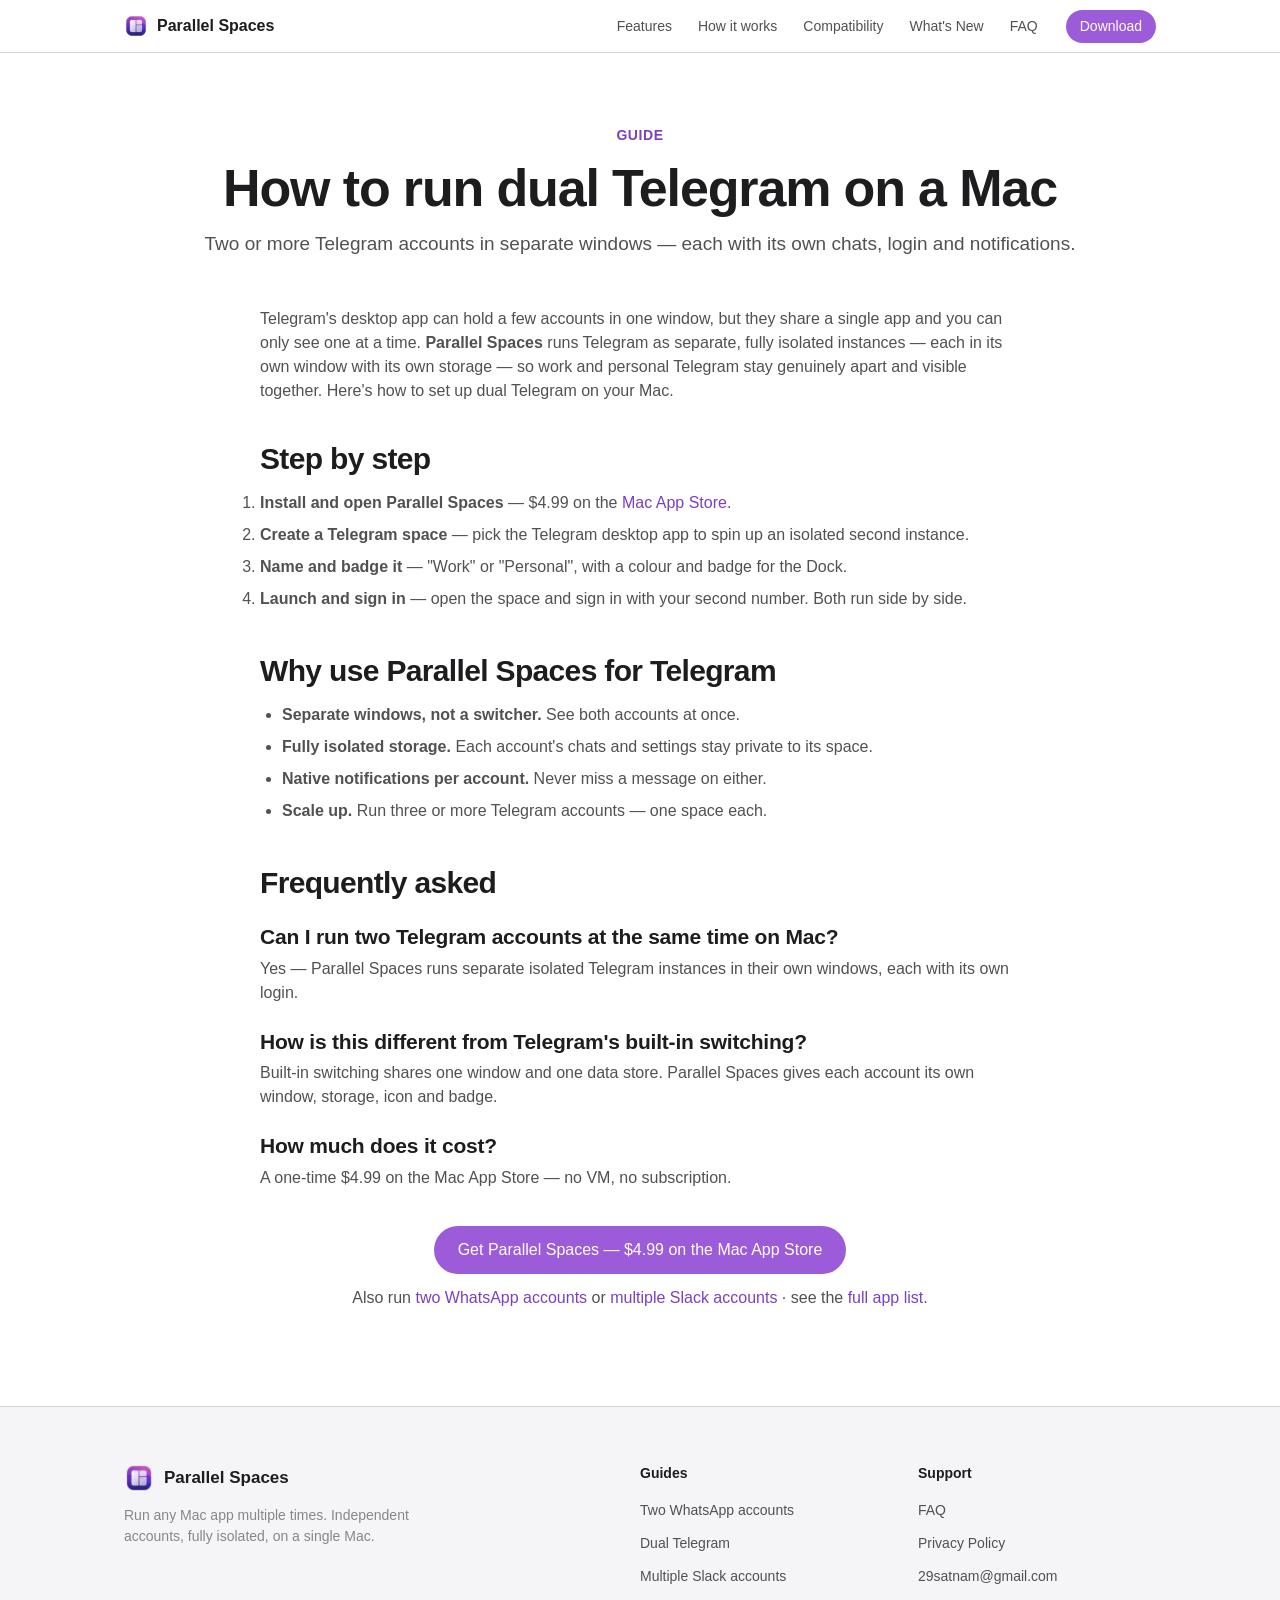
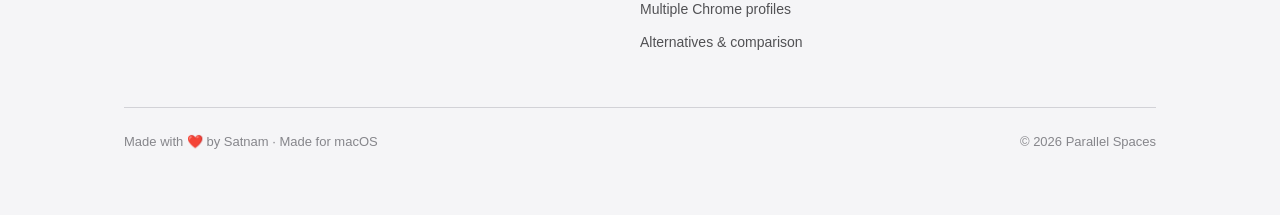
<file: dual-telegram-mac.html>
<!DOCTYPE html>
<html lang="en">
<head>
<meta charset="UTF-8">
<meta name="viewport" content="width=device-width, initial-scale=1, viewport-fit=cover">

<title>How to Run Dual Telegram on Mac — Two Accounts at Once | Parallel Spaces</title>
<meta name="description" content="Run dual Telegram on macOS — two or more Telegram accounts in separate windows, each with its own chats and notifications. Step-by-step with Parallel Spaces. Native, $4.99, no virtual machine.">
<meta name="keywords" content="dual telegram mac, two telegram accounts mac, multiple telegram accounts mac, run two telegram on mac, telegram work and personal mac">
<meta name="author" content="Parallel Spaces">
<meta name="robots" content="index,follow,max-image-preview:large,max-snippet:-1">
<link rel="canonical" href="https://parallelspaces.app/dual-telegram-mac.html">

<meta property="og:type" content="article">
<meta property="og:site_name" content="Parallel Spaces">
<meta property="og:locale" content="en_US">
<meta property="og:title" content="How to Run Dual Telegram on Mac">
<meta property="og:description" content="Two or more Telegram accounts side by side on your Mac — step by step with Parallel Spaces.">
<meta property="og:url" content="https://parallelspaces.app/dual-telegram-mac.html">
<meta property="og:image" content="https://parallelspaces.app/assets/img/icon-1024.png">
<meta property="og:image:type" content="image/png">
<meta property="og:image:alt" content="Parallel Spaces app icon">
<meta property="og:image:width" content="1024">
<meta property="og:image:height" content="1024">

<meta name="twitter:card" content="summary_large_image">
<meta name="twitter:title" content="How to Run Dual Telegram on Mac">
<meta name="twitter:description" content="Two or more Telegram accounts side by side on your Mac.">
<meta name="twitter:image" content="https://parallelspaces.app/assets/img/icon-1024.png">
<meta name="twitter:image:alt" content="Parallel Spaces app icon">

<meta name="theme-color" content="#ffffff" media="(prefers-color-scheme: light)">
<meta name="theme-color" content="#000000" media="(prefers-color-scheme: dark)">
<link rel="icon" type="image/png" sizes="32x32"  href="assets/img/icon-32.png"><link rel="icon" type="image/png" sizes="64x64"  href="assets/img/icon-64.png"><link rel="icon" type="image/png" sizes="128x128" href="assets/img/icon-128.png">
<link rel="stylesheet" href="assets/css/styles.css">

<script type="application/ld+json">
{
  "@context": "https://schema.org",
  "@type": "BreadcrumbList",
  "itemListElement": [
    {"@type": "ListItem", "position": 1, "name": "Home", "item": "https://parallelspaces.app/"},
    {"@type": "ListItem", "position": 2, "name": "Run dual Telegram on Mac", "item": "https://parallelspaces.app/dual-telegram-mac.html"}
  ]
}
</script>
<script type="application/ld+json">
{
  "@context": "https://schema.org",
  "@type": "HowTo",
  "name": "How to run dual Telegram on a Mac",
  "description": "Run two or more Telegram accounts side by side on macOS using Parallel Spaces.",
  "totalTime": "PT2M",
  "supply": [{"@type": "HowToSupply", "name": "Parallel Spaces"}, {"@type": "HowToSupply", "name": "A Mac running macOS 14 or later"}],
  "step": [
    {"@type": "HowToStep", "position": 1, "name": "Open Parallel Spaces", "text": "Install Parallel Spaces from the Mac App Store and open it."},
    {"@type": "HowToStep", "position": 2, "name": "Create a Telegram space", "text": "Choose the Telegram desktop app to create an isolated second instance."},
    {"@type": "HowToStep", "position": 3, "name": "Name and badge it", "text": "Give the space a name like Work or Personal, with a colour and badge so you can tell them apart."},
    {"@type": "HowToStep", "position": 4, "name": "Launch and sign in", "text": "Open the new space and sign in with your second Telegram number. Both accounts now run side by side."}
  ]
}
</script>
<script type="application/ld+json">
{
  "@context": "https://schema.org",
  "@type": "FAQPage",
  "mainEntity": [
    {"@type": "Question", "name": "Can I run two Telegram accounts on a Mac at the same time?", "acceptedAnswer": {"@type": "Answer", "text": "Yes. Telegram's own desktop app supports a few accounts inside one window, but Parallel Spaces goes further: it runs separate, fully isolated Telegram instances in their own windows, each with its own storage, so work and personal stay completely apart."}},
    {"@type": "Question", "name": "How is this different from Telegram's built-in account switching?", "acceptedAnswer": {"@type": "Answer", "text": "Built-in switching shares one app window and one data store. Parallel Spaces gives each account its own window, its own isolated storage and its own Dock icon and badge, so you can see and use both at once."}},
    {"@type": "Question", "name": "Will both Telegram accounts get notifications?", "acceptedAnswer": {"@type": "Answer", "text": "Yes. Each space delivers its own native macOS notifications. Allow notifications for each space in System Settings > Notifications."}},
    {"@type": "Question", "name": "How much does it cost?", "acceptedAnswer": {"@type": "Answer", "text": "Parallel Spaces is a one-time $4.99 on the Mac App Store, and Telegram is free. There is no virtual machine and no subscription."}}
  ]
}
</script>
</head>
<body>

<nav class="nav">
  <div class="wrap">
    <a class="nav-brand" href="index.html">
      <img src="assets/img/icon-256.png" alt="Parallel Spaces icon" width="24" height="24">
      Parallel Spaces
    </a>
    <div class="nav-links">
      <a href="index.html#features">Features</a>
      <a href="index.html#how">How it works</a>
      <a href="compatibility.html">Compatibility</a>
      <a href="whats-new.html">What's New</a>
      <a href="faq.html">FAQ</a>
    </div>
    <a class="nav-cta" href="https://apps.apple.com/app/id6772172563">Download</a>
  </div>
</nav>

<header class="page-hero">
  <div class="wrap">
    <div class="eyebrow">Guide</div>
    <h1>How to run dual Telegram on a Mac</h1>
    <p>Two or more Telegram accounts in separate windows — each with its own chats, login and notifications.</p>
  </div>
</header>

<section style="padding-top:24px;">
  <div class="wrap">
    <div class="article">
      <p>Telegram's desktop app can hold a few accounts in one window, but they share a single app and you can only see one at a time. <strong>Parallel Spaces</strong> runs Telegram as separate, fully isolated instances — each in its own window with its own storage — so work and personal Telegram stay genuinely apart and visible together. Here's how to set up dual Telegram on your Mac.</p>

      <h2>Step by step</h2>
      <ol>
        <li><strong>Install and open Parallel Spaces</strong> — $4.99 on the <a href="https://apps.apple.com/app/id6772172563">Mac App Store</a>.</li>
        <li><strong>Create a Telegram space</strong> — pick the Telegram desktop app to spin up an isolated second instance.</li>
        <li><strong>Name and badge it</strong> — "Work" or "Personal", with a colour and badge for the Dock.</li>
        <li><strong>Launch and sign in</strong> — open the space and sign in with your second number. Both run side by side.</li>
      </ol>

      <h2>Why use Parallel Spaces for Telegram</h2>
      <ul>
        <li><strong>Separate windows, not a switcher.</strong> See both accounts at once.</li>
        <li><strong>Fully isolated storage.</strong> Each account's chats and settings stay private to its space.</li>
        <li><strong>Native notifications per account.</strong> Never miss a message on either.</li>
        <li><strong>Scale up.</strong> Run three or more Telegram accounts — one space each.</li>
      </ul>

      <h2>Frequently asked</h2>
      <h3>Can I run two Telegram accounts at the same time on Mac?</h3>
      <p>Yes — Parallel Spaces runs separate isolated Telegram instances in their own windows, each with its own login.</p>
      <h3>How is this different from Telegram's built-in switching?</h3>
      <p>Built-in switching shares one window and one data store. Parallel Spaces gives each account its own window, storage, icon and badge.</p>
      <h3>How much does it cost?</h3>
      <p>A one-time $4.99 on the Mac App Store — no VM, no subscription.</p>

      <p style="text-align:center;margin-top:36px;">
        <a class="btn btn-primary" href="https://apps.apple.com/app/id6772172563">Get Parallel Spaces — $4.99 on the Mac App Store</a>
      </p>
      <p class="muted" style="text-align:center;margin-top:12px;">Also run <a href="dual-whatsapp-mac.html">two WhatsApp accounts</a> or <a href="multiple-slack-mac.html">multiple Slack accounts</a> · see the <a href="compatibility.html">full app list</a>.</p>
    </div>
  </div>
</section>

<footer class="footer">
  <div class="wrap">
    <div class="footer-grid">
      <div>
        <div class="footer-brand">
          <img src="assets/img/icon-256.png" alt="Parallel Spaces icon" width="24" height="24">
          <span>Parallel Spaces</span>
        </div>
        <p>Run any Mac app multiple times. Independent accounts, fully isolated, on a single Mac.</p>
      </div>
      <div>
        <h4>Guides</h4>
        <ul>
          <li><a href="dual-whatsapp-mac.html">Two WhatsApp accounts</a></li>
          <li><a href="dual-telegram-mac.html">Dual Telegram</a></li>
          <li><a href="multiple-slack-mac.html">Multiple Slack accounts</a></li>
          <li><a href="multiple-chrome-profiles-mac.html">Multiple Chrome profiles</a></li>
          <li><a href="alternatives.html">Alternatives &amp; comparison</a></li>
        </ul>
      </div>
      <div>
        <h4>Support</h4>
        <ul>
          <li><a href="faq.html">FAQ</a></li>
          <li><a href="privacy.html">Privacy Policy</a></li>
          <li><a href="mailto:29satnam@gmail.com">29satnam@gmail.com</a></li>
        </ul>
      </div>
    </div>
    <div class="footer-base"><span>Made with ❤️ by Satnam · Made for macOS</span><span>© 2026 Parallel Spaces</span></div>
  </div>
</footer>

<script src="assets/js/main.js" defer></script>
</body>
</html>
</file>
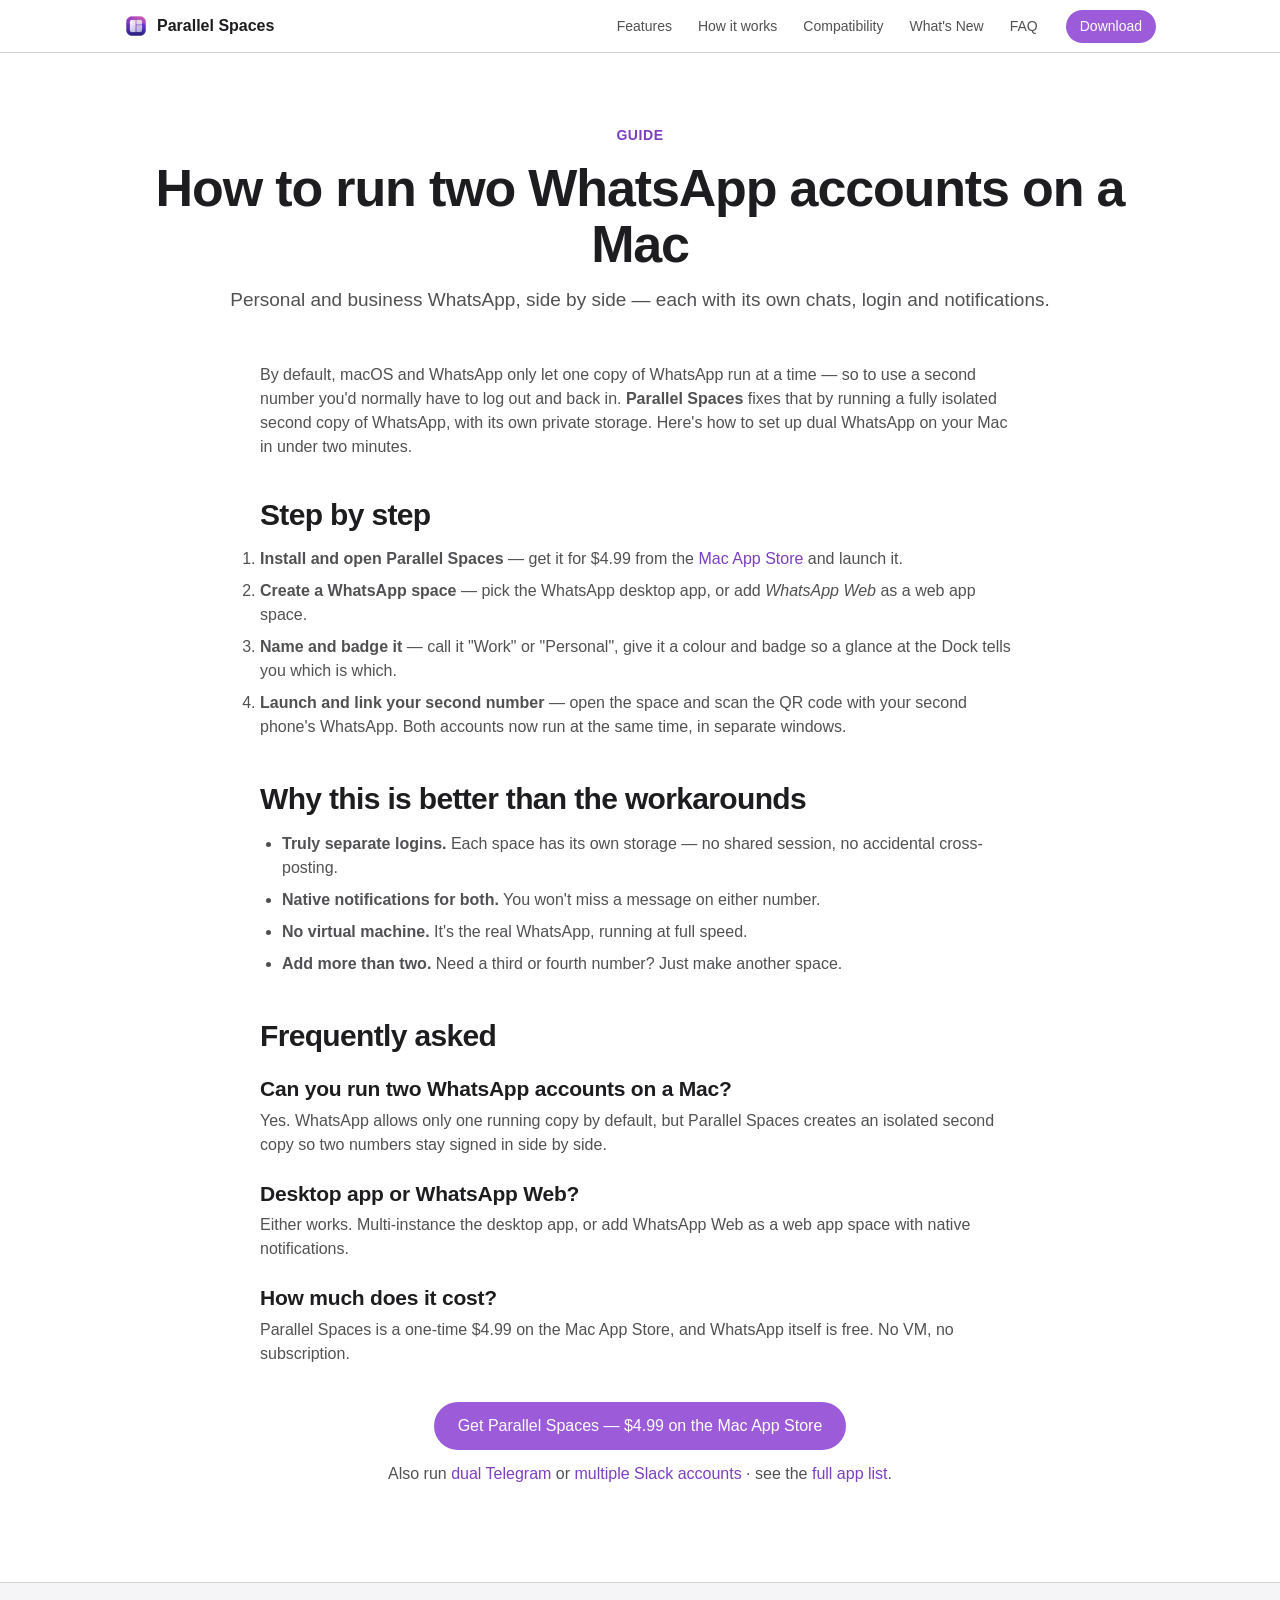
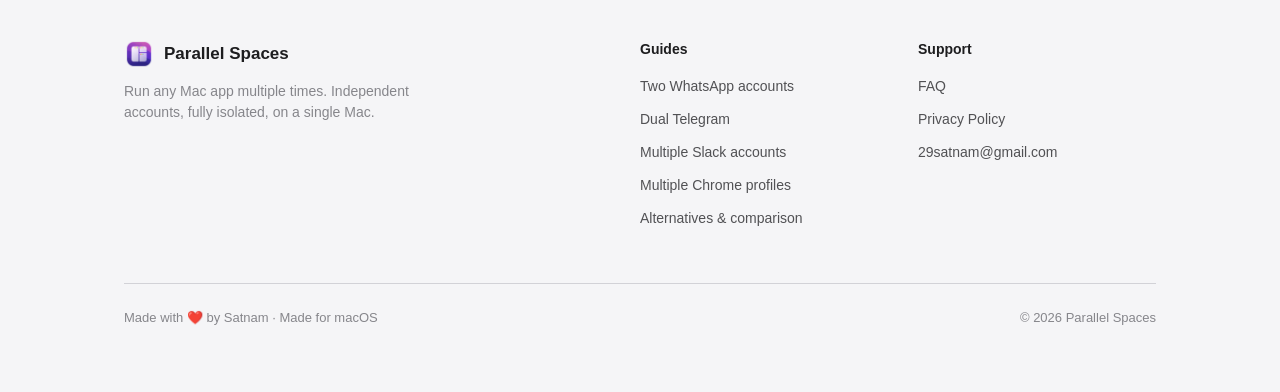
<file: dual-whatsapp-mac.html>
<!DOCTYPE html>
<html lang="en">
<head>
<meta charset="UTF-8">
<meta name="viewport" content="width=device-width, initial-scale=1, viewport-fit=cover">

<title>How to Run Two WhatsApp Accounts on Mac — Parallel Spaces</title>
<meta name="description" content="Run two WhatsApp accounts on a Mac at once — personal and business side by side, each with its own chats and notifications. Step-by-step with Parallel Spaces. Native, $4.99, no virtual machine.">
<meta name="keywords" content="dual whatsapp mac, two whatsapp accounts mac, run two whatsapp on mac, multiple whatsapp mac, whatsapp business and personal mac">
<meta name="author" content="Parallel Spaces">
<meta name="robots" content="index,follow,max-image-preview:large,max-snippet:-1">
<link rel="canonical" href="https://parallelspaces.app/dual-whatsapp-mac.html">

<meta property="og:type" content="article">
<meta property="og:site_name" content="Parallel Spaces">
<meta property="og:locale" content="en_US">
<meta property="og:title" content="How to Run Two WhatsApp Accounts on Mac">
<meta property="og:description" content="Personal and business WhatsApp side by side on your Mac — step by step with Parallel Spaces.">
<meta property="og:url" content="https://parallelspaces.app/dual-whatsapp-mac.html">
<meta property="og:image" content="https://parallelspaces.app/assets/img/icon-1024.png">
<meta property="og:image:type" content="image/png">
<meta property="og:image:alt" content="Parallel Spaces app icon">
<meta property="og:image:width" content="1024">
<meta property="og:image:height" content="1024">

<meta name="twitter:card" content="summary_large_image">
<meta name="twitter:title" content="How to Run Two WhatsApp Accounts on Mac">
<meta name="twitter:description" content="Personal and business WhatsApp side by side on your Mac.">
<meta name="twitter:image" content="https://parallelspaces.app/assets/img/icon-1024.png">
<meta name="twitter:image:alt" content="Parallel Spaces app icon">

<meta name="theme-color" content="#ffffff" media="(prefers-color-scheme: light)">
<meta name="theme-color" content="#000000" media="(prefers-color-scheme: dark)">
<link rel="icon" type="image/png" sizes="32x32"  href="assets/img/icon-32.png"><link rel="icon" type="image/png" sizes="64x64"  href="assets/img/icon-64.png"><link rel="icon" type="image/png" sizes="128x128" href="assets/img/icon-128.png">
<link rel="stylesheet" href="assets/css/styles.css">

<script type="application/ld+json">
{
  "@context": "https://schema.org",
  "@type": "BreadcrumbList",
  "itemListElement": [
    {"@type": "ListItem", "position": 1, "name": "Home", "item": "https://parallelspaces.app/"},
    {"@type": "ListItem", "position": 2, "name": "Run two WhatsApp accounts on Mac", "item": "https://parallelspaces.app/dual-whatsapp-mac.html"}
  ]
}
</script>
<script type="application/ld+json">
{
  "@context": "https://schema.org",
  "@type": "HowTo",
  "name": "How to run two WhatsApp accounts on a Mac",
  "description": "Run a personal and a business WhatsApp account side by side on macOS using Parallel Spaces.",
  "totalTime": "PT2M",
  "supply": [{"@type": "HowToSupply", "name": "Parallel Spaces"}, {"@type": "HowToSupply", "name": "A Mac running macOS 14 or later"}],
  "step": [
    {"@type": "HowToStep", "position": 1, "name": "Open Parallel Spaces", "text": "Install Parallel Spaces from the Mac App Store and open it."},
    {"@type": "HowToStep", "position": 2, "name": "Create a WhatsApp space", "text": "Choose the WhatsApp desktop app, or add WhatsApp Web as a web app space."},
    {"@type": "HowToStep", "position": 3, "name": "Name and badge it", "text": "Give the space a name like Work or Personal, with a colour and badge so you can tell them apart."},
    {"@type": "HowToStep", "position": 4, "name": "Launch and link the second number", "text": "Open the new space and scan the QR code with your second phone's WhatsApp. Both accounts now run side by side."}
  ]
}
</script>
<script type="application/ld+json">
{
  "@context": "https://schema.org",
  "@type": "FAQPage",
  "mainEntity": [
    {"@type": "Question", "name": "Can you run two WhatsApp accounts on a Mac?", "acceptedAnswer": {"@type": "Answer", "text": "Yes. WhatsApp only allows one running copy by default, but Parallel Spaces creates an isolated second copy with its own storage, so a personal and a business number stay signed in at the same time, side by side."}},
    {"@type": "Question", "name": "Does it work with the WhatsApp desktop app or only WhatsApp Web?", "acceptedAnswer": {"@type": "Answer", "text": "Both. You can multi-instance the WhatsApp desktop app, or add WhatsApp Web as a web app space with native macOS notifications. Either way each space keeps its own login."}},
    {"@type": "Question", "name": "Will I get notifications from both WhatsApp accounts?", "acceptedAnswer": {"@type": "Answer", "text": "Yes. Each space delivers its own native macOS notifications. Make sure notifications are allowed for each space in System Settings > Notifications."}},
    {"@type": "Question", "name": "How much does running two WhatsApps on Mac cost?", "acceptedAnswer": {"@type": "Answer", "text": "Parallel Spaces is a one-time $4.99 on the Mac App Store, and WhatsApp itself is free. There is no virtual machine and no subscription."}}
  ]
}
</script>
</head>
<body>

<nav class="nav">
  <div class="wrap">
    <a class="nav-brand" href="index.html">
      <img src="assets/img/icon-256.png" alt="Parallel Spaces icon" width="24" height="24">
      Parallel Spaces
    </a>
    <div class="nav-links">
      <a href="index.html#features">Features</a>
      <a href="index.html#how">How it works</a>
      <a href="compatibility.html">Compatibility</a>
      <a href="whats-new.html">What's New</a>
      <a href="faq.html">FAQ</a>
    </div>
    <a class="nav-cta" href="https://apps.apple.com/app/id6772172563">Download</a>
  </div>
</nav>

<header class="page-hero">
  <div class="wrap">
    <div class="eyebrow">Guide</div>
    <h1>How to run two WhatsApp accounts on a Mac</h1>
    <p>Personal and business WhatsApp, side by side — each with its own chats, login and notifications.</p>
  </div>
</header>

<section style="padding-top:24px;">
  <div class="wrap">
    <div class="article">
      <p>By default, macOS and WhatsApp only let one copy of WhatsApp run at a time — so to use a second number you'd normally have to log out and back in. <strong>Parallel Spaces</strong> fixes that by running a fully isolated second copy of WhatsApp, with its own private storage. Here's how to set up dual WhatsApp on your Mac in under two minutes.</p>

      <h2>Step by step</h2>
      <ol class="article-steps">
        <li><strong>Install and open Parallel Spaces</strong> — get it for $4.99 from the <a href="https://apps.apple.com/app/id6772172563">Mac App Store</a> and launch it.</li>
        <li><strong>Create a WhatsApp space</strong> — pick the WhatsApp desktop app, or add <em>WhatsApp Web</em> as a web app space.</li>
        <li><strong>Name and badge it</strong> — call it "Work" or "Personal", give it a colour and badge so a glance at the Dock tells you which is which.</li>
        <li><strong>Launch and link your second number</strong> — open the space and scan the QR code with your second phone's WhatsApp. Both accounts now run at the same time, in separate windows.</li>
      </ol>

      <h2>Why this is better than the workarounds</h2>
      <ul>
        <li><strong>Truly separate logins.</strong> Each space has its own storage — no shared session, no accidental cross-posting.</li>
        <li><strong>Native notifications for both.</strong> You won't miss a message on either number.</li>
        <li><strong>No virtual machine.</strong> It's the real WhatsApp, running at full speed.</li>
        <li><strong>Add more than two.</strong> Need a third or fourth number? Just make another space.</li>
      </ul>

      <h2>Frequently asked</h2>
      <h3>Can you run two WhatsApp accounts on a Mac?</h3>
      <p>Yes. WhatsApp allows only one running copy by default, but Parallel Spaces creates an isolated second copy so two numbers stay signed in side by side.</p>
      <h3>Desktop app or WhatsApp Web?</h3>
      <p>Either works. Multi-instance the desktop app, or add WhatsApp Web as a web app space with native notifications.</p>
      <h3>How much does it cost?</h3>
      <p>Parallel Spaces is a one-time $4.99 on the Mac App Store, and WhatsApp itself is free. No VM, no subscription.</p>

      <p style="text-align:center;margin-top:36px;">
        <a class="btn btn-primary" href="https://apps.apple.com/app/id6772172563">Get Parallel Spaces — $4.99 on the Mac App Store</a>
      </p>
      <p class="muted" style="text-align:center;margin-top:12px;">Also run <a href="dual-telegram-mac.html">dual Telegram</a> or <a href="multiple-slack-mac.html">multiple Slack accounts</a> · see the <a href="compatibility.html">full app list</a>.</p>
    </div>
  </div>
</section>

<footer class="footer">
  <div class="wrap">
    <div class="footer-grid">
      <div>
        <div class="footer-brand">
          <img src="assets/img/icon-256.png" alt="Parallel Spaces icon" width="24" height="24">
          <span>Parallel Spaces</span>
        </div>
        <p>Run any Mac app multiple times. Independent accounts, fully isolated, on a single Mac.</p>
      </div>
      <div>
        <h4>Guides</h4>
        <ul>
          <li><a href="dual-whatsapp-mac.html">Two WhatsApp accounts</a></li>
          <li><a href="dual-telegram-mac.html">Dual Telegram</a></li>
          <li><a href="multiple-slack-mac.html">Multiple Slack accounts</a></li>
          <li><a href="multiple-chrome-profiles-mac.html">Multiple Chrome profiles</a></li>
          <li><a href="alternatives.html">Alternatives &amp; comparison</a></li>
        </ul>
      </div>
      <div>
        <h4>Support</h4>
        <ul>
          <li><a href="faq.html">FAQ</a></li>
          <li><a href="privacy.html">Privacy Policy</a></li>
          <li><a href="mailto:29satnam@gmail.com">29satnam@gmail.com</a></li>
        </ul>
      </div>
    </div>
    <div class="footer-base"><span>Made with ❤️ by Satnam · Made for macOS</span><span>© 2026 Parallel Spaces</span></div>
  </div>
</footer>

<script src="assets/js/main.js" defer></script>
</body>
</html>
</file>
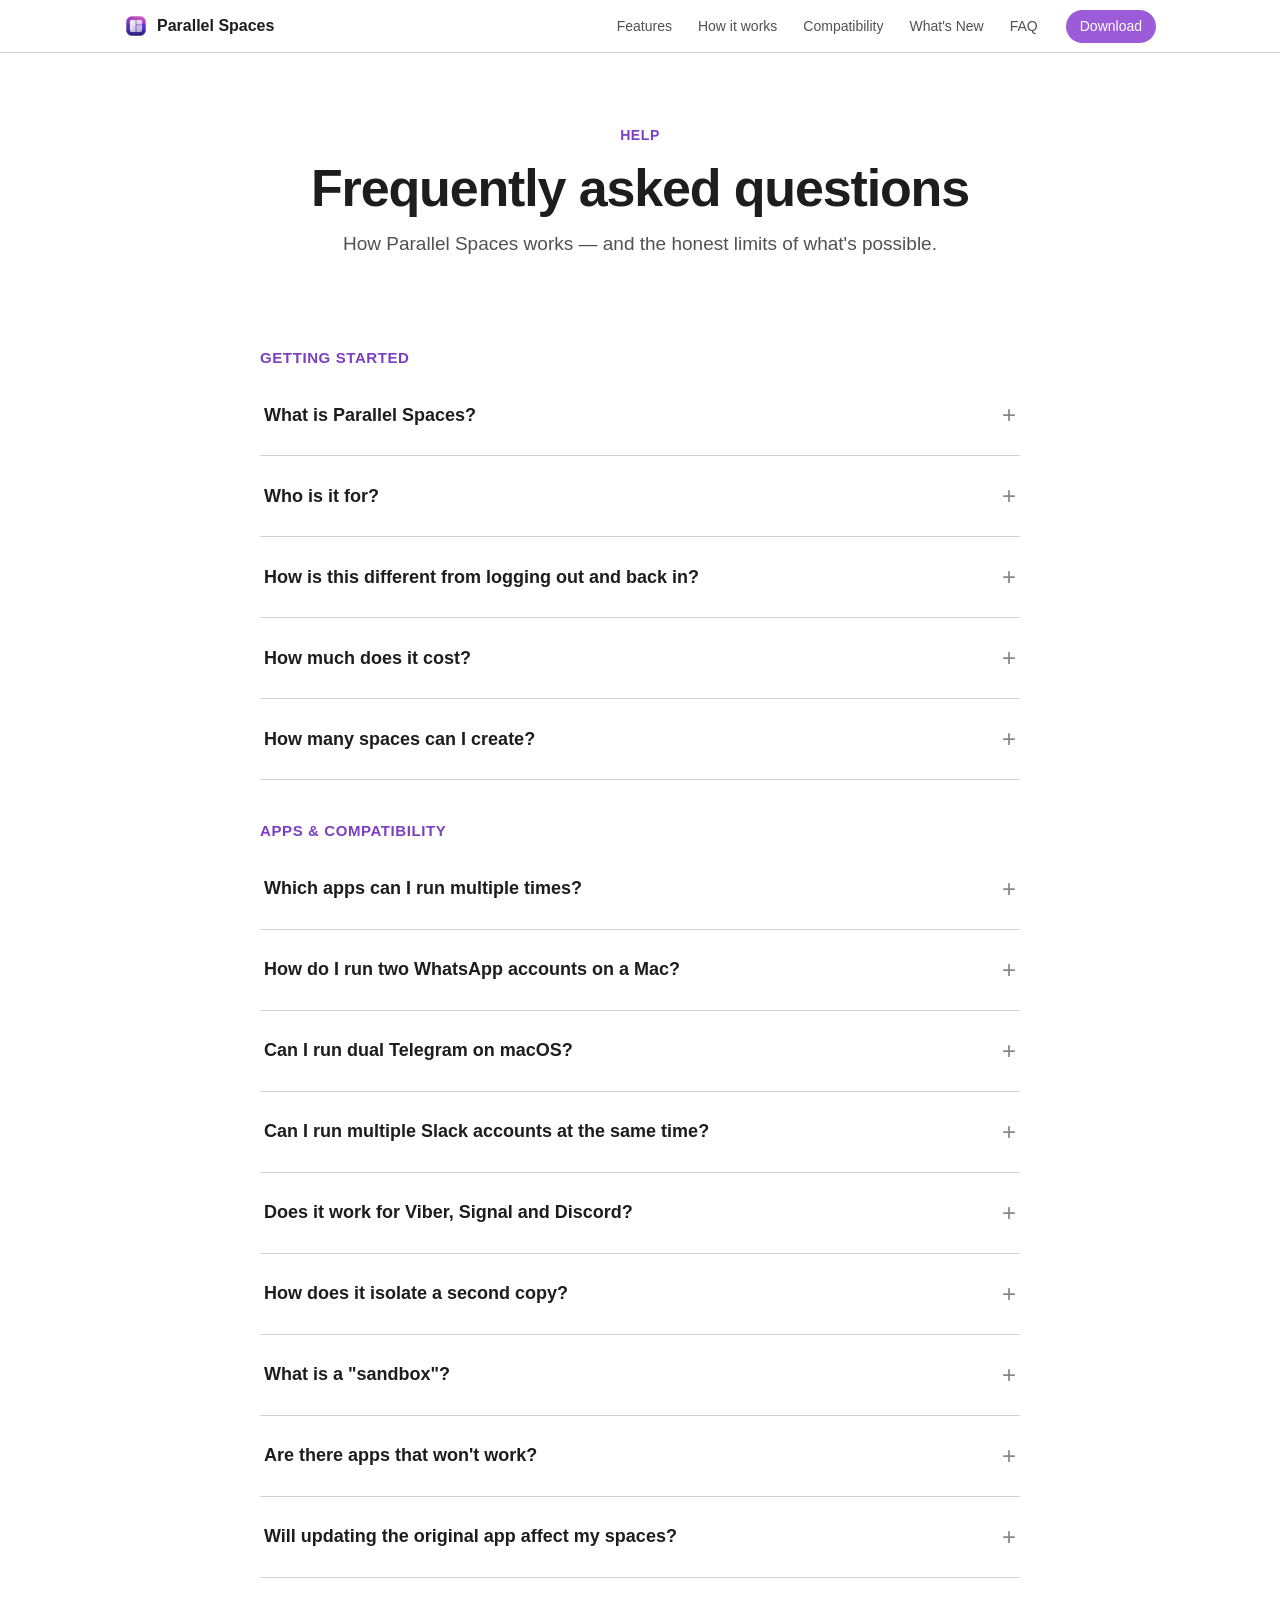
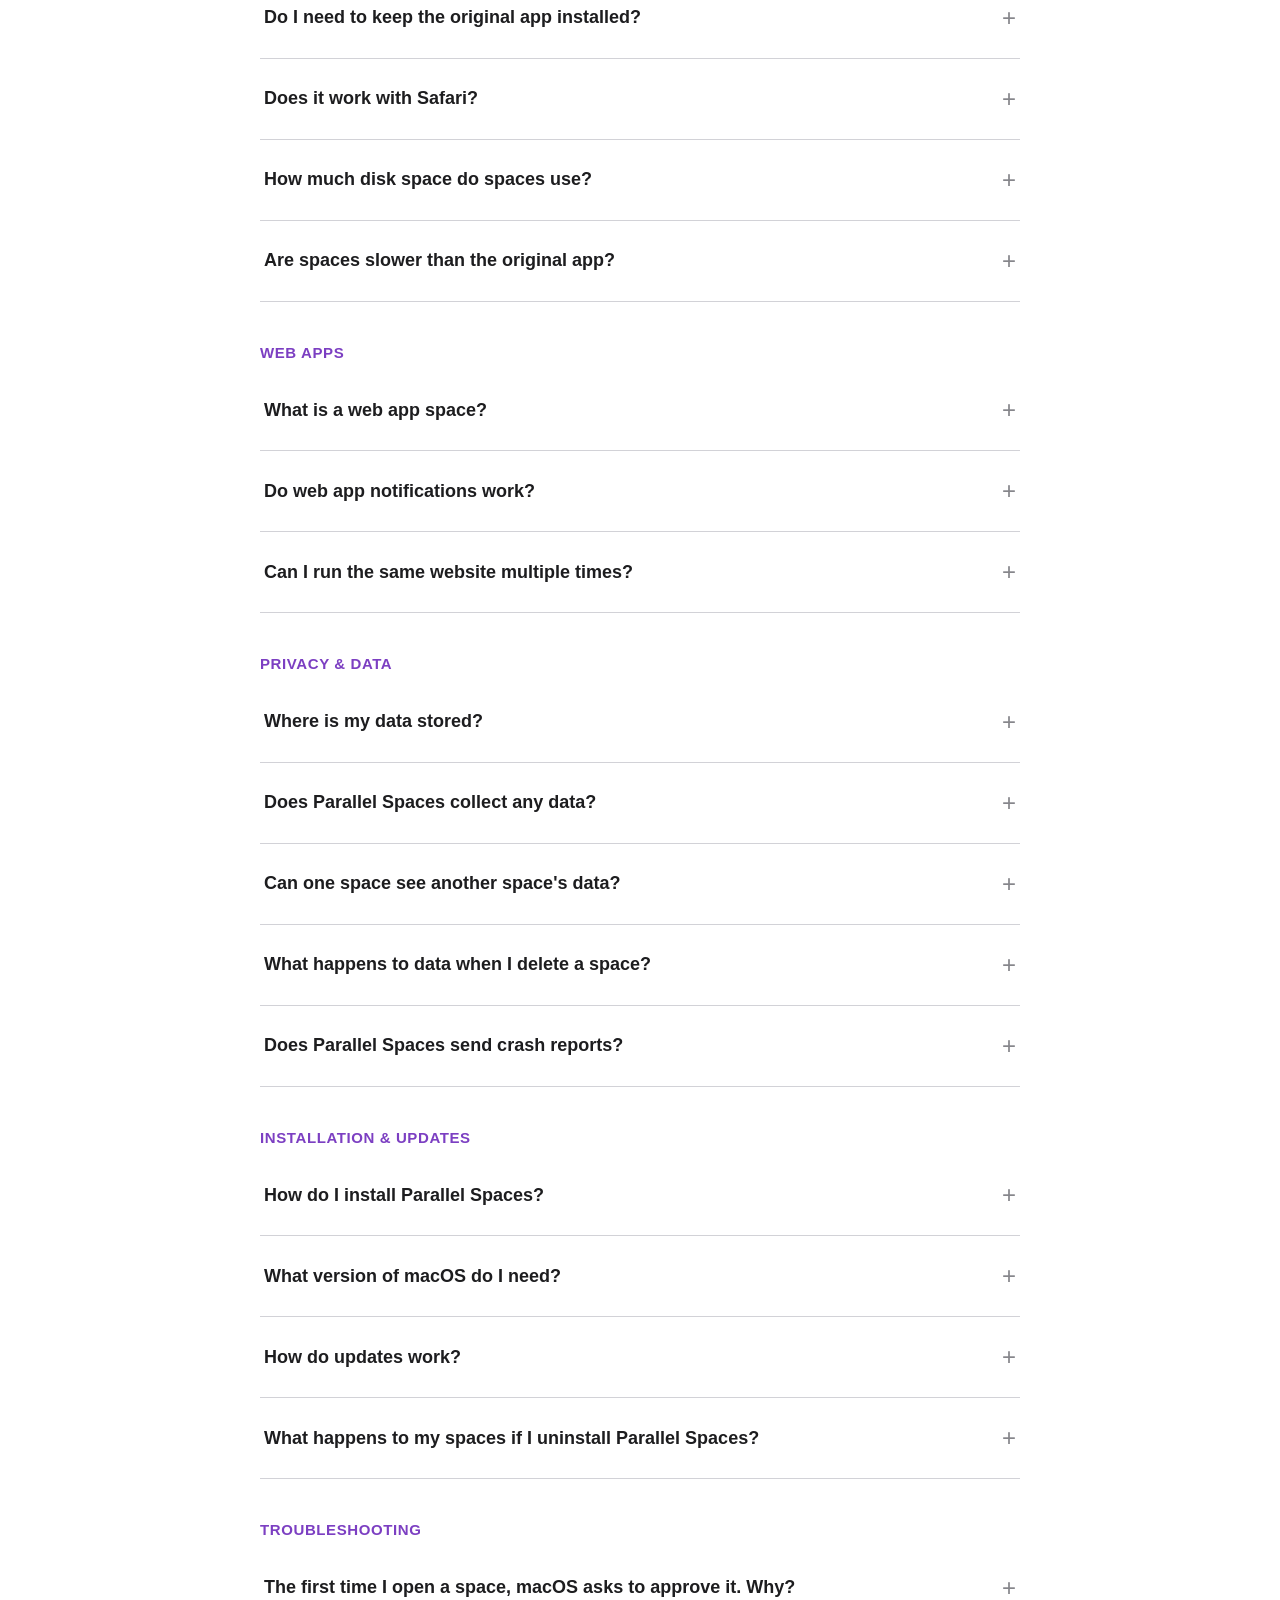
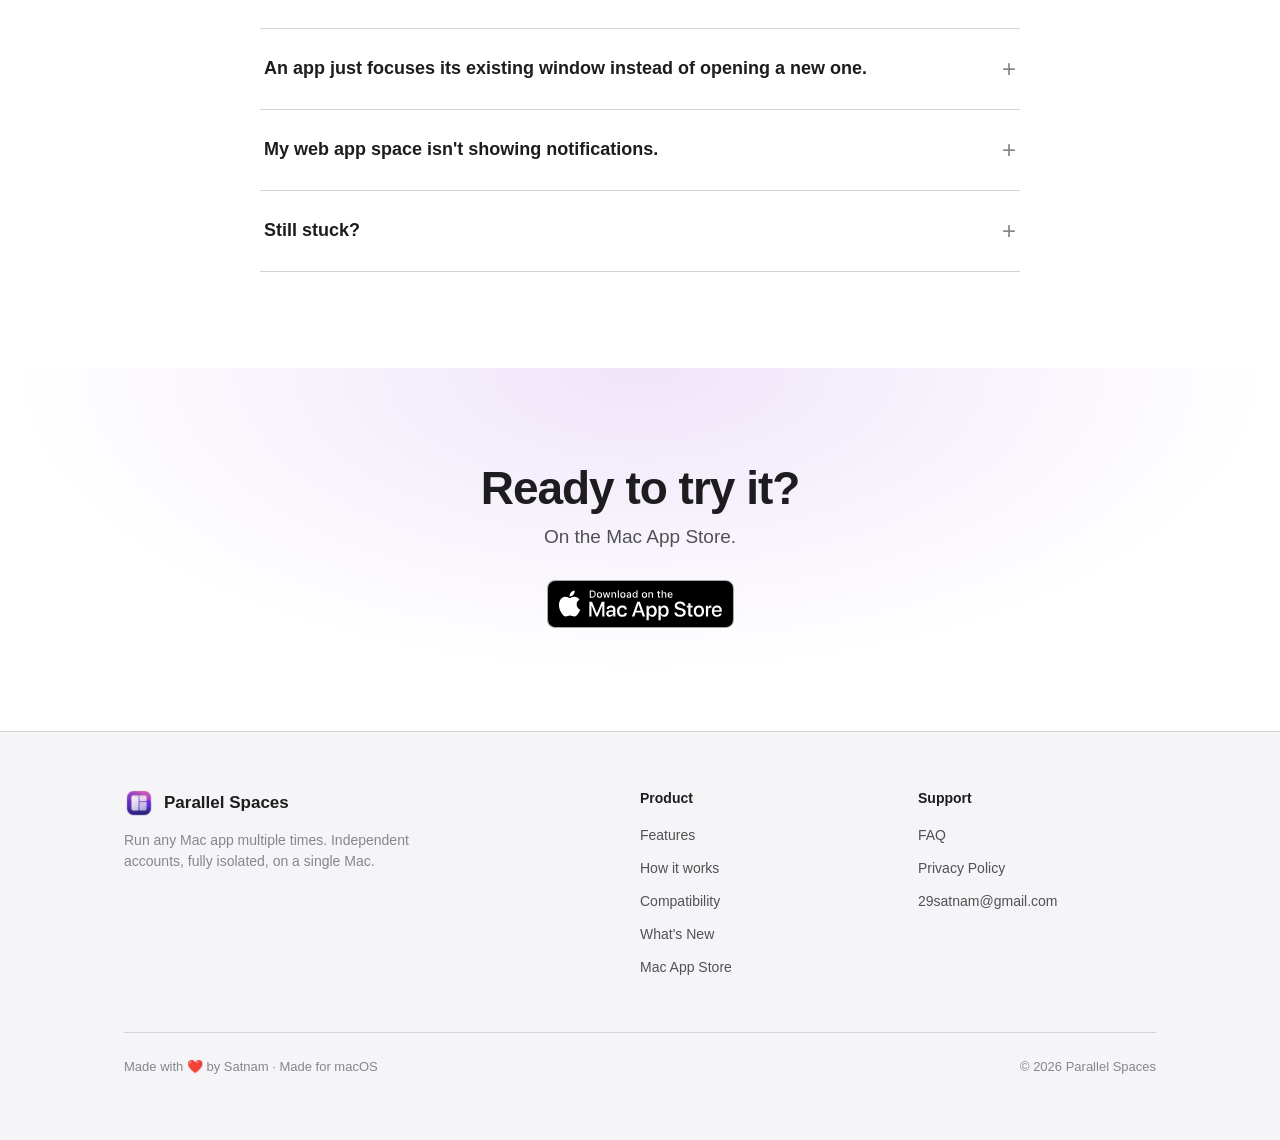
<file: faq.html>
<!DOCTYPE html>
<html lang="en">
<head>
<meta charset="UTF-8">
<meta name="viewport" content="width=device-width, initial-scale=1, viewport-fit=cover">

<title>FAQ — Parallel Spaces | Run Multiple App Instances on Mac</title>
<meta name="description" content="Answers about Parallel Spaces: how it runs multiple isolated copies of Mac apps, web app support with notifications, privacy, installation, and what to do if an app won't multi-instance.">
<meta name="keywords" content="Parallel Spaces FAQ, run app twice mac help, multiple accounts mac, web app notifications mac, macOS multi instance, macOS 14, macOS Sonoma">
<meta name="robots" content="index,follow,max-image-preview:large,max-snippet:-1">
<link rel="canonical" href="https://parallelspaces.app/faq.html">

<meta property="og:type" content="website">
<meta property="og:site_name" content="Parallel Spaces">
<meta property="og:locale" content="en_US">
<meta property="og:title" content="FAQ — Parallel Spaces">
<meta property="og:description" content="Everything about running multiple isolated copies of your Mac apps.">
<meta property="og:url" content="https://parallelspaces.app/faq.html">
<meta property="og:image" content="https://parallelspaces.app/assets/img/icon-1024.png">
<meta property="og:image:type" content="image/png">
<meta property="og:image:alt" content="Parallel Spaces app icon — purple gradient with stacked window glyphs">
<meta property="og:image:width" content="1024">
<meta property="og:image:height" content="1024">

<meta name="twitter:card" content="summary_large_image">
<meta name="twitter:title" content="FAQ — Parallel Spaces">
<meta name="twitter:description" content="Everything about running multiple isolated copies of your Mac apps.">
<meta name="twitter:image" content="https://parallelspaces.app/assets/img/icon-1024.png">
<meta name="twitter:image:alt" content="Parallel Spaces app icon">

<meta name="theme-color" content="#ffffff" media="(prefers-color-scheme: light)">
<meta name="theme-color" content="#000000" media="(prefers-color-scheme: dark)">
<link rel="icon" type="image/png" sizes="32x32"  href="assets/img/icon-32.png"><link rel="icon" type="image/png" sizes="64x64"  href="assets/img/icon-64.png"><link rel="icon" type="image/png" sizes="128x128" href="assets/img/icon-128.png">
<link rel="stylesheet" href="assets/css/styles.css">

<script type="application/ld+json">
{
  "@context": "https://schema.org",
  "@type": "BreadcrumbList",
  "itemListElement": [
    {"@type": "ListItem", "position": 1, "name": "Home", "item": "https://parallelspaces.app/"},
    {"@type": "ListItem", "position": 2, "name": "FAQ",  "item": "https://parallelspaces.app/faq.html"}
  ]
}
</script>
<script type="application/ld+json">
{
  "@context": "https://schema.org",
  "@type": "FAQPage",
  "mainEntity": [
    {
      "@type": "Question",
      "name": "What is Parallel Spaces?",
      "acceptedAnswer": { "@type": "Answer", "text": "Parallel Spaces is a macOS app that lets you run multiple, fully isolated copies of the apps you already use. Each copy — a space — has its own private storage, so you can be signed into two or more accounts of the same app at once." }
    },
    {
      "@type": "Question",
      "name": "Which apps can I run multiple times?",
      "acceptedAnswer": { "@type": "Answer", "text": "Most messaging apps, Chromium browsers, Electron apps and many native Mac apps. You can also turn any website into its own isolated app. Parallel Spaces auto-detects how each app stores data and isolates a second copy correctly." }
    },
    {
      "@type": "Question",
      "name": "How do I run two WhatsApp accounts on a Mac?",
      "acceptedAnswer": { "@type": "Answer", "text": "Create a second WhatsApp space in Parallel Spaces. It launches an isolated copy of the WhatsApp desktop app (or WhatsApp Web as a web app space) with its own storage, so a personal and a business number stay signed in at the same time, side by side. Repeat for more accounts." }
    },
    {
      "@type": "Question",
      "name": "Can I run dual Telegram on macOS?",
      "acceptedAnswer": { "@type": "Answer", "text": "Yes. Make a Telegram space and Parallel Spaces opens a separate, isolated instance of Telegram with its own login. Run two or more Telegram accounts in their own windows, each with separate chats and notifications, with no logging out to switch." }
    },
    {
      "@type": "Question",
      "name": "Can I run multiple Slack accounts at the same time?",
      "acceptedAnswer": { "@type": "Answer", "text": "Yes. Create one Slack space per company or client. Each runs as its own isolated copy of Slack, signed into its own workspace, so you never have to log out of one to reach another." }
    },
    {
      "@type": "Question",
      "name": "Does it work for Viber, Signal and Discord?",
      "acceptedAnswer": { "@type": "Answer", "text": "In most cases, yes. Apps that normally allow only one running copy — like Viber, Signal and Discord — can run as multiple isolated instances inside Parallel Spaces, so two accounts stay signed in together. A small number of apps are blocked by macOS sandboxing from launching twice and stay single-instance." }
    },
    {
      "@type": "Question",
      "name": "Do web app notifications work?",
      "acceptedAnswer": { "@type": "Answer", "text": "Yes. A web app space delivers native macOS notifications, so messages from sites like Gmail or WhatsApp Web reach you just like a regular app." }
    },
    {
      "@type": "Question",
      "name": "Does Parallel Spaces collect my data?",
      "acceptedAnswer": { "@type": "Answer", "text": "No personal data. There is no tracking, no analytics, no account and no server of ours that sees you. The app does send anonymous crash reports through Firebase Crashlytics so we can fix bugs — these contain only technical diagnostics, never any contents of your spaces." }
    },
    {
      "@type": "Question",
      "name": "What is a sandbox?",
      "acceptedAnswer": { "@type": "Answer", "text": "Sandboxing is a macOS security feature. A sandboxed app is walled off from the rest of your Mac — it can only read and write its own private folders, and only do things you explicitly allow. Apple requires every Mac App Store app to be sandboxed. The downside: the sandbox sometimes blocks an app from launching a second copy of itself, which is why a small number of apps stay single-instance." }
    },
    {
      "@type": "Question",
      "name": "Are there apps that won't work?",
      "acceptedAnswer": { "@type": "Answer", "text": "A few. Some apps are built to allow only one running copy, or are blocked by macOS sandboxing from running twice. When an app can't be multi-instanced, that's a limitation of the app itself, not of Parallel Spaces." }
    }
  ]
}
</script>
</head>
<body>

<nav class="nav">
  <div class="wrap">
    <a class="nav-brand" href="index.html">
      <img src="assets/img/icon-256.png" alt="Parallel Spaces icon" width="24" height="24">
      Parallel Spaces
    </a>
    <div class="nav-links">
      <a href="index.html#features">Features</a>
      <a href="index.html#how">How it works</a>
      <a href="compatibility.html">Compatibility</a>
      <a href="whats-new.html">What's New</a>
      <a href="faq.html">FAQ</a>
    </div>
    <a class="nav-cta" href="https://apps.apple.com/app/id6772172563">Download</a>
  </div>
</nav>

<header class="page-hero">
  <div class="wrap">
    <div class="eyebrow">Help</div>
    <h1>Frequently asked questions</h1>
    <p>How Parallel Spaces works — and the honest limits of what's possible.</p>
  </div>
</header>

<section style="padding-top:24px;">
  <div class="wrap">
    <div class="faq-list">

      <div class="faq-group-title">Getting started</div>

      <details class="faq-item">
        <summary>What is Parallel Spaces?</summary>
        <div class="answer">
          <p>Parallel Spaces is a macOS app that runs multiple, fully isolated copies of the apps you already use. Each copy — we call it a <em>space</em> — keeps its own private storage, so you can stay signed into two or more accounts of the same app at the same time.</p>
        </div>
      </details>

      <details class="faq-item">
        <summary>Who is it for?</summary>
        <div class="answer">
          <p>Anyone who juggles more than one account: work and personal, multiple clients, separate social media profiles, family members sharing one Mac, or developers and QA testers who need a clean second account.</p>
        </div>
      </details>

      <details class="faq-item">
        <summary>How is this different from logging out and back in?</summary>
        <div class="answer">
          <p>Logging out closes one account before you can use the other. Parallel Spaces runs them <em>at the same time</em>, in separate windows, each fully signed in. No switching, no losing your place.</p>
        </div>
      </details>

      <details class="faq-item">
        <summary>How much does it cost?</summary>
        <div class="answer">
          <p>Parallel Spaces is a one-time $4.99 on the Mac App Store — no subscription. See the <a href="https://apps.apple.com/app/id6772172563">App Store listing</a> for the exact macOS version required.</p>
        </div>
      </details>

      <details class="faq-item">
        <summary>How many spaces can I create?</summary>
        <div class="answer">
          <p>There's no built-in limit. Practically, the cap is your Mac's disk space — each space stores its own data — and how many real-world accounts you actually need.</p>
        </div>
      </details>

      <div class="faq-group-title">Apps &amp; compatibility</div>

      <details class="faq-item">
        <summary>Which apps can I run multiple times?</summary>
        <div class="answer">
          <p>Most messaging clients, Chromium-based browsers, Electron apps and many native Mac apps. You can also turn any website into its own app. Parallel Spaces detects how each app stores its data and isolates the second copy correctly.</p>
        </div>
      </details>

      <details class="faq-item">
        <summary>How do I run two WhatsApp accounts on a Mac?</summary>
        <div class="answer">
          <p>Create a second WhatsApp space in Parallel Spaces. It launches an isolated copy of the WhatsApp desktop app (or WhatsApp Web as a web app space) with its own storage, so you can keep a personal and a business number signed in at the same time, side by side. Repeat for a third or fourth account if you need it.</p>
        </div>
      </details>

      <details class="faq-item">
        <summary>Can I run dual Telegram on macOS?</summary>
        <div class="answer">
          <p>Yes. Make a Telegram space and Parallel Spaces opens a separate, isolated instance of Telegram with its own login. Run two Telegram accounts (or more) in their own windows, each with separate chats and notifications — no logging out to switch.</p>
        </div>
      </details>

      <details class="faq-item">
        <summary>Can I run multiple Slack accounts at the same time?</summary>
        <div class="answer">
          <p>Yes. Create one Slack space per company or client. Each runs as its own isolated copy of Slack, signed into its own workspace, so you never have to log out of one to reach another.</p>
        </div>
      </details>

      <details class="faq-item">
        <summary>Does it work for Viber, Signal and Discord?</summary>
        <div class="answer">
          <p>In most cases, yes. Apps that normally allow only one running copy — like Viber, Signal and Discord — can run as multiple isolated instances inside Parallel Spaces, so two accounts stay signed in together. A small number of apps are blocked by macOS sandboxing from launching twice; those stay single-instance.</p>
        </div>
      </details>

      <details class="faq-item">
        <summary>How does it isolate a second copy?</summary>
        <div class="answer">
          <p>Each space gets its own private data directory. Parallel Spaces points the new copy at that directory, so its logins, cookies, history and settings are completely separate from every other space and from the original app.</p>
        </div>
      </details>

      <details class="faq-item">
        <summary>What is a "sandbox"?</summary>
        <div class="answer">
          <p>Sandboxing is a macOS security feature. A sandboxed app is walled off from the rest of your Mac — it can only read and write its own private folders, and it can only do things you explicitly allow (like picking a file). Apple requires every app on the Mac App Store to be sandboxed, including Parallel Spaces itself.</p>
          <p>It's great for security. The downside: the same sandbox sometimes blocks an app from launching a second copy of itself. When that happens, no third-party app — Parallel Spaces included — can override macOS's rule. That's why a small number of apps stay single-instance.</p>
        </div>
      </details>

      <details class="faq-item">
        <summary>Are there apps that won't work?</summary>
        <div class="answer">
          <p>A few, yes — and we'd rather be upfront about it. Some apps are deliberately built to allow only one running copy. Others are blocked by the macOS sandbox (see above) from launching twice. In those cases the limitation comes from the app itself, not from Parallel Spaces.</p>
          <p>The good news: the large majority of everyday apps — browsers, messengers, Electron apps and web apps — work well.</p>
        </div>
      </details>

      <details class="faq-item">
        <summary>Will updating the original app affect my spaces?</summary>
        <div class="answer">
          <p>Your spaces use the app that's installed on your Mac, so they stay current automatically. If a major update changes how an app works, you can rebuild a space in a couple of clicks.</p>
        </div>
      </details>

      <details class="faq-item">
        <summary>Do I need to keep the original app installed?</summary>
        <div class="answer">
          <p>Yes. Spaces are launchers that point at the real app on your Mac. If you uninstall the underlying app, its spaces won't be able to start until you install it again.</p>
        </div>
      </details>

      <details class="faq-item">
        <summary>Does it work with Safari?</summary>
        <div class="answer">
          <p>Sadly, no. Apple only lets one copy of Safari run on your Mac, so you can't have two Safari windows signed into two different Apple IDs at the same time. That's a Safari limitation — Parallel Spaces can't work around it.</p>
          <p>The good news: every other Mac browser does work. Run multiple copies of <strong>Chrome, Edge, Brave, Arc, Vivaldi or Firefox</strong> in Parallel Spaces. For a single website like Gmail or WhatsApp Web, turn it into a <em>web app space</em> instead — same result, fewer browser tabs.</p>
        </div>
      </details>

      <details class="faq-item">
        <summary>How much disk space do spaces use?</summary>
        <div class="answer">
          <p>The space itself is a tiny launcher (a few hundred KB). The bulk is whatever data the app inside it accumulates — cookies, cache, downloads — which is the same as a normal user account for that app.</p>
        </div>
      </details>

      <details class="faq-item">
        <summary>Are spaces slower than the original app?</summary>
        <div class="answer">
          <p>No. There's no emulation, no container and no virtualisation — the space launches the real app with isolated data. Performance is identical to running it normally.</p>
        </div>
      </details>

      <div class="faq-group-title">Web apps</div>

      <details class="faq-item">
        <summary>What is a web app space?</summary>
        <div class="answer">
          <p>It turns any website into a standalone Mac app — its own Dock icon, its own window, and its own isolated storage. Great for Gmail, WhatsApp Web, Notion, your CRM, or any site you use like an app.</p>
        </div>
      </details>

      <details class="faq-item">
        <summary>Do web app notifications work?</summary>
        <div class="answer">
          <p>Yes. Web app spaces deliver native macOS notifications, so you'll get alerts from your sites just like you would from a regular app. Make sure notifications are allowed for the space in System Settings &rsaquo; Notifications.</p>
        </div>
      </details>

      <details class="faq-item">
        <summary>Can I run the same website multiple times?</summary>
        <div class="answer">
          <p>Absolutely. Create as many web app spaces for the same site as you like — each one keeps its own login and session, so two (or ten) accounts run side by side.</p>
        </div>
      </details>

      <div class="faq-group-title">Privacy &amp; data</div>

      <details class="faq-item">
        <summary>Where is my data stored?</summary>
        <div class="answer">
          <p>Entirely on your Mac. Each space keeps its data in its own private folder on your device. Nothing is uploaded anywhere.</p>
        </div>
      </details>

      <details class="faq-item">
        <summary>Does Parallel Spaces collect any data?</summary>
        <div class="answer">
          <p>No personal data. There's no analytics, no tracking, no account to sign up for, and no server of ours that sees you or your spaces.</p>
          <p>The one thing the app does send is an <strong>anonymous crash report</strong>, through <strong>Firebase Crashlytics</strong> (by Google), if the app crashes. The report includes diagnostic details — call stack, app version, macOS version — and <em>nothing</em> from inside your spaces: no logins, no cookies, no files, no identifier that ties the crash to you.</p>
          <p>See the <a href="privacy.html">Privacy Policy</a> for the full picture.</p>
        </div>
      </details>

      <details class="faq-item">
        <summary>Can one space see another space's data?</summary>
        <div class="answer">
          <p>No. Isolation is the whole point — each space is sealed into its own storage and cannot read another space's logins or files.</p>
        </div>
      </details>

      <details class="faq-item">
        <summary>What happens to data when I delete a space?</summary>
        <div class="answer">
          <p>You're in control. You can remove a space and wipe its data, and any space can be set to erase itself automatically when you quit it.</p>
        </div>
      </details>

      <details class="faq-item">
        <summary>Does Parallel Spaces send crash reports?</summary>
        <div class="answer">
          <p>If the app crashes, an anonymous technical report is sent through Firebase Crashlytics so we can find and fix bugs faster. The report contains no personal data, no contents of your spaces and nothing that identifies you. See the <a href="privacy.html">Privacy Policy</a> for the full picture.</p>
        </div>
      </details>

      <div class="faq-group-title">Installation &amp; updates</div>

      <details class="faq-item">
        <summary>How do I install Parallel Spaces?</summary>
        <div class="answer">
          <p>Get it from the <a href="https://apps.apple.com/app/id6772172563">Mac App Store</a> — it installs and updates like any other App Store app.</p>
        </div>
      </details>

      <details class="faq-item">
        <summary>What version of macOS do I need?</summary>
        <div class="answer">
          <p>macOS <strong>14.0 Sonoma</strong> or later. Newer macOS versions are fully supported.</p>
        </div>
      </details>

      <details class="faq-item">
        <summary>How do updates work?</summary>
        <div class="answer">
          <p>Updates arrive through the Mac App Store like any other App Store app. Settings &rsaquo; General &rsaquo; Updates inside Parallel Spaces can also tell you when a new version is available and take you straight there.</p>
        </div>
      </details>

      <details class="faq-item">
        <summary>What happens to my spaces if I uninstall Parallel Spaces?</summary>
        <div class="answer">
          <p>The spaces you've created are small launchers that live alongside Parallel Spaces. Removing the main app doesn't delete them automatically — clean them up first from inside Parallel Spaces, or delete the launcher files manually from wherever you saved them.</p>
        </div>
      </details>

      <div class="faq-group-title">Troubleshooting</div>

      <details class="faq-item">
        <summary>The first time I open a space, macOS asks to approve it. Why?</summary>
        <div class="answer">
          <p>When Parallel Spaces builds a space, it creates a small launcher app on your Mac. macOS asks you to approve a newly created app the first time it runs — a normal one-time security check. Approve it once and the space opens straight away every time after.</p>
        </div>
      </details>

      <details class="faq-item">
        <summary>An app just focuses its existing window instead of opening a new one.</summary>
        <div class="answer">
          <p>That app is designed to allow only one running copy. It's an app-level restriction that Parallel Spaces can't override. For sites and many apps there's a workaround — a web app space — which always opens independently.</p>
        </div>
      </details>

      <details class="faq-item">
        <summary>My web app space isn't showing notifications.</summary>
        <div class="answer">
          <p>Open System Settings &rsaquo; Notifications, find the space, and make sure notifications are allowed. Also confirm you granted the site permission to send notifications inside the space itself.</p>
        </div>
      </details>

      <details class="faq-item">
        <summary>Still stuck?</summary>
        <div class="answer">
          <p>Email <a href="mailto:29satnam@gmail.com">29satnam@gmail.com</a> — include your macOS version and the app you're trying to run, and we'll help.</p>
        </div>
      </details>

    </div>
  </div>
</section>

<section class="cta-band">
  <div class="wrap">
    <h2>Ready to try it?</h2>
    <p>On the Mac App Store.</p>
    <a class="appstore-badge" href="https://apps.apple.com/app/id6772172563" aria-label="Download Parallel Spaces on the Mac App Store"><picture><source media="(prefers-color-scheme: dark)" srcset="assets/img/app-store-badge-white.svg"><img src="assets/img/app-store-badge-black.svg" alt="Download on the Mac App Store" width="156" height="40"></picture></a>
  </div>
</section>

<footer class="footer">
  <div class="wrap">
    <div class="footer-grid">
      <div>
        <div class="footer-brand">
          <img src="assets/img/icon-256.png" alt="Parallel Spaces icon" width="24" height="24">
          <span>Parallel Spaces</span>
        </div>
        <p>Run any Mac app multiple times. Independent accounts, fully isolated, on a single Mac.</p>
      </div>
      <div>
        <h4>Product</h4>
        <ul>
          <li><a href="index.html#features">Features</a></li>
          <li><a href="index.html#how">How it works</a></li>
          <li><a href="compatibility.html">Compatibility</a></li>
          <li><a href="whats-new.html">What's New</a></li>
          <li><a href="https://apps.apple.com/app/id6772172563">Mac App Store</a></li>
        </ul>
      </div>
      <div>
        <h4>Support</h4>
        <ul>
          <li><a href="faq.html">FAQ</a></li>
          <li><a href="privacy.html">Privacy Policy</a></li>
          <li><a href="mailto:29satnam@gmail.com">29satnam@gmail.com</a></li>
        </ul>
      </div>
    </div>
    <div class="footer-base"><span>Made with ❤️ by Satnam · Made for macOS</span><span>© 2026 Parallel Spaces</span></div>
  </div>
</footer>

<script src="assets/js/main.js" defer></script>
</body>
</html>
</file>
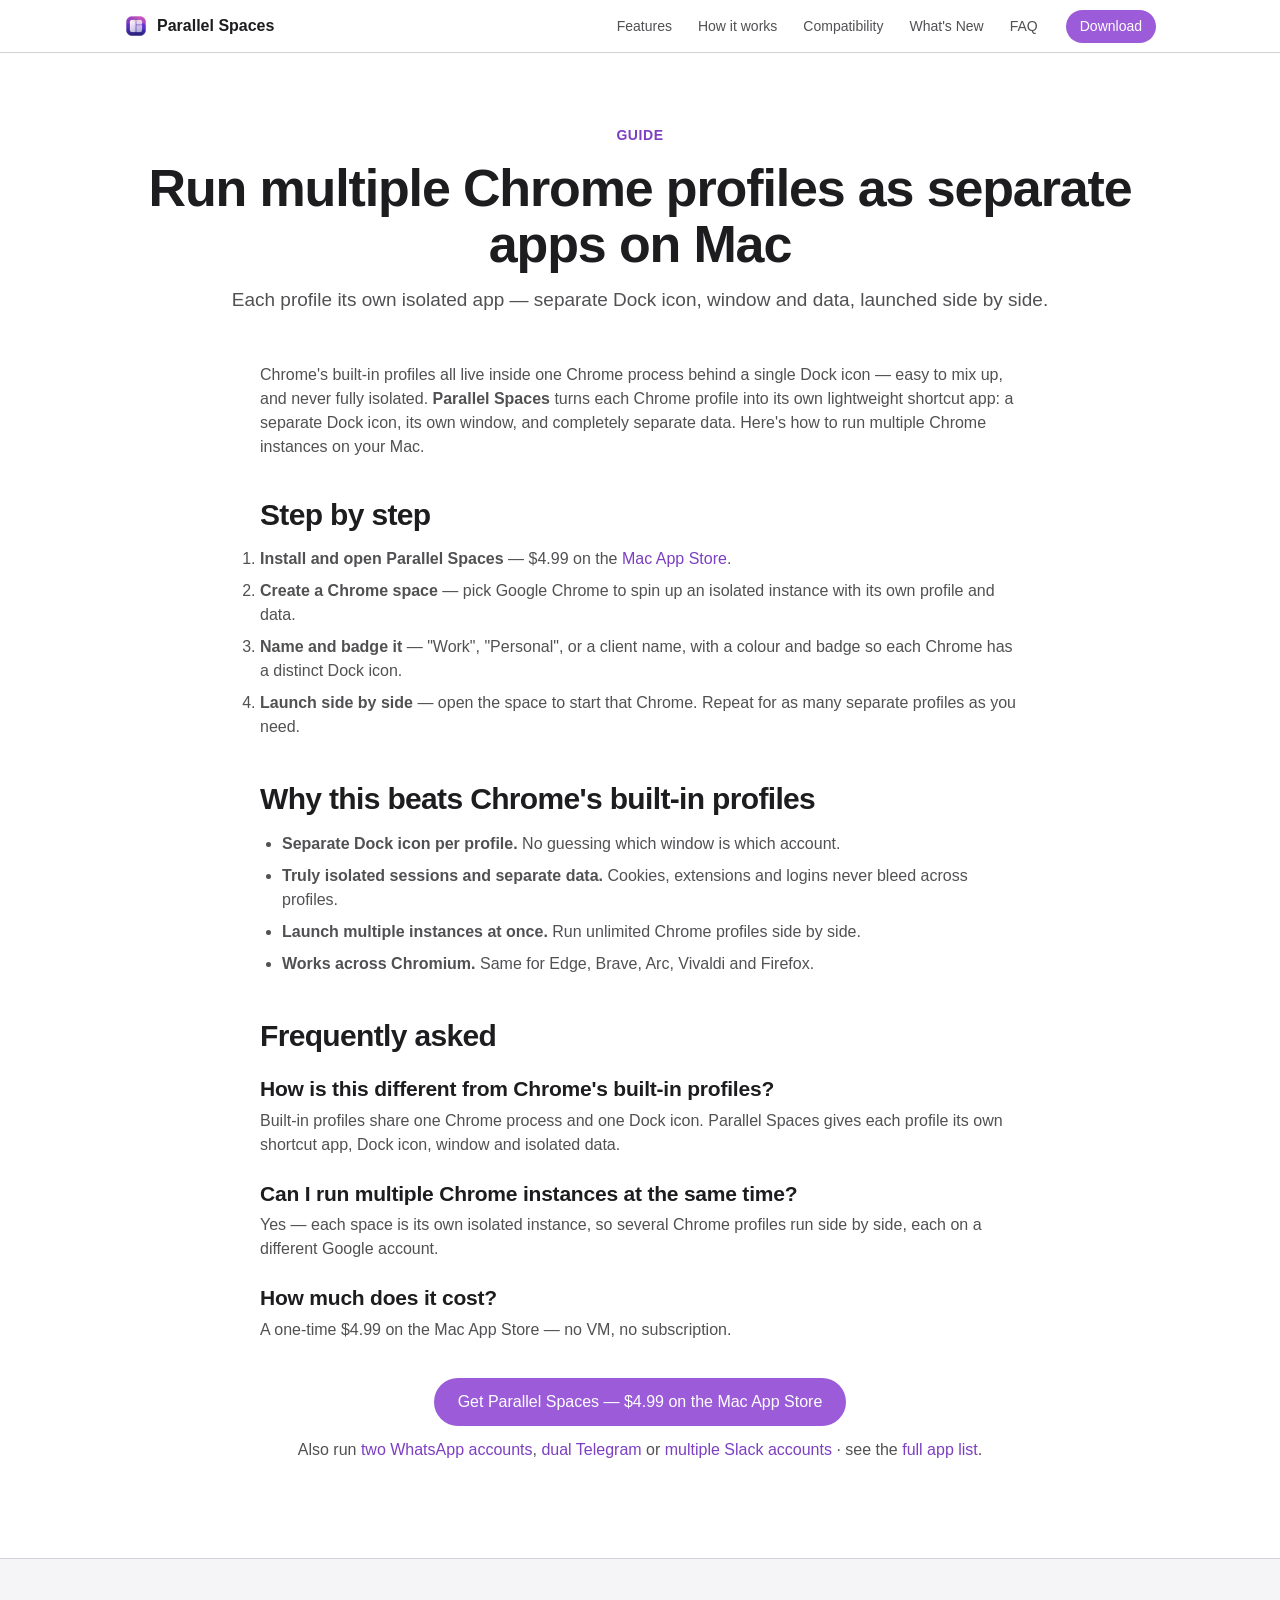
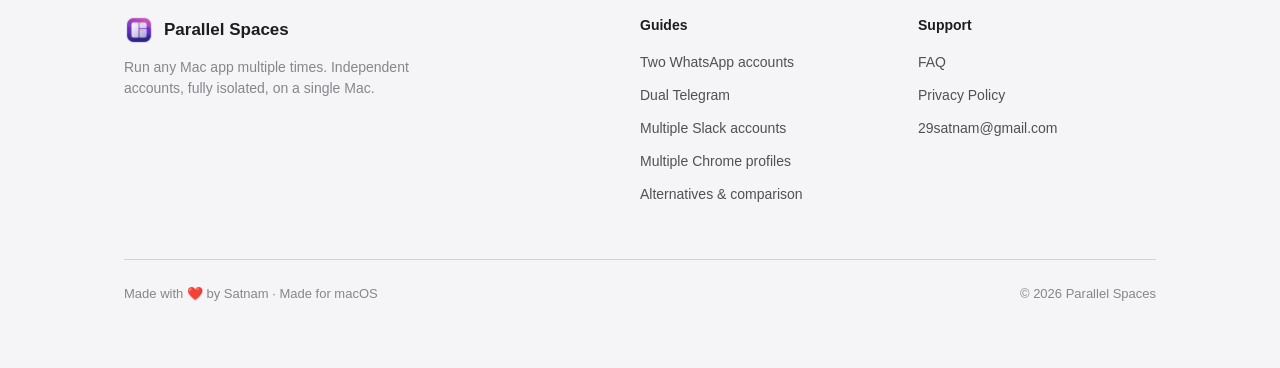
<file: multiple-chrome-profiles-mac.html>
<!DOCTYPE html>
<html lang="en">
<head>
<meta charset="UTF-8">
<meta name="viewport" content="width=device-width, initial-scale=1, viewport-fit=cover">

<title>Run Multiple Chrome Profiles as Separate Apps on Mac — Parallel Spaces</title>
<meta name="description" content="Run multiple Chrome profiles on Mac as separate, isolated apps — each its own Dock icon, window and data. Launch multiple Chrome instances side by side. Step-by-step with Parallel Spaces. $4.99, native.">
<meta name="keywords" content="multiple chrome profiles mac, multiple chrome instances mac, run two chrome on mac, separate chrome profiles dock icon, isolated chrome sessions mac, chrome multiple accounts mac">
<meta name="author" content="Parallel Spaces">
<meta name="robots" content="index,follow,max-image-preview:large,max-snippet:-1">
<link rel="canonical" href="https://parallelspaces.app/multiple-chrome-profiles-mac.html">

<meta property="og:type" content="article">
<meta property="og:site_name" content="Parallel Spaces">
<meta property="og:locale" content="en_US">
<meta property="og:title" content="Run Multiple Chrome Profiles as Separate Apps on Mac">
<meta property="og:description" content="Each Chrome profile as its own isolated app — Dock icon, window and data. Step by step with Parallel Spaces.">
<meta property="og:url" content="https://parallelspaces.app/multiple-chrome-profiles-mac.html">
<meta property="og:image" content="https://parallelspaces.app/assets/img/icon-1024.png">
<meta property="og:image:type" content="image/png">
<meta property="og:image:alt" content="Parallel Spaces app icon">
<meta property="og:image:width" content="1024">
<meta property="og:image:height" content="1024">

<meta name="twitter:card" content="summary_large_image">
<meta name="twitter:title" content="Run Multiple Chrome Profiles as Separate Apps on Mac">
<meta name="twitter:description" content="Each Chrome profile as its own isolated app — Dock icon, window and data.">
<meta name="twitter:image" content="https://parallelspaces.app/assets/img/icon-1024.png">
<meta name="twitter:image:alt" content="Parallel Spaces app icon">

<meta name="theme-color" content="#ffffff" media="(prefers-color-scheme: light)">
<meta name="theme-color" content="#000000" media="(prefers-color-scheme: dark)">
<link rel="icon" type="image/png" sizes="32x32"  href="assets/img/icon-32.png"><link rel="icon" type="image/png" sizes="64x64"  href="assets/img/icon-64.png"><link rel="icon" type="image/png" sizes="128x128" href="assets/img/icon-128.png">
<link rel="stylesheet" href="assets/css/styles.css">

<script type="application/ld+json">
{
  "@context": "https://schema.org",
  "@type": "BreadcrumbList",
  "itemListElement": [
    {"@type": "ListItem", "position": 1, "name": "Home", "item": "https://parallelspaces.app/"},
    {"@type": "ListItem", "position": 2, "name": "Run multiple Chrome profiles on Mac", "item": "https://parallelspaces.app/multiple-chrome-profiles-mac.html"}
  ]
}
</script>
<script type="application/ld+json">
{
  "@context": "https://schema.org",
  "@type": "HowTo",
  "name": "How to run multiple Chrome profiles as separate apps on a Mac",
  "description": "Turn each Chrome profile into its own isolated app with a separate Dock icon, window and data using Parallel Spaces.",
  "totalTime": "PT2M",
  "supply": [{"@type": "HowToSupply", "name": "Parallel Spaces"}, {"@type": "HowToSupply", "name": "A Mac running macOS 14 or later"}],
  "step": [
    {"@type": "HowToStep", "position": 1, "name": "Open Parallel Spaces", "text": "Install Parallel Spaces from the Mac App Store and open it."},
    {"@type": "HowToStep", "position": 2, "name": "Create a Chrome space", "text": "Choose Google Chrome to create an isolated instance with its own profile and data."},
    {"@type": "HowToStep", "position": 3, "name": "Name and badge it", "text": "Name the space (Work, Personal, a client) and give it a colour and badge so each Chrome has a distinct Dock icon."},
    {"@type": "HowToStep", "position": 4, "name": "Launch side by side", "text": "Open the space to launch that Chrome instance. Repeat to run as many separate Chrome profiles at once as you need."}
  ]
}
</script>
<script type="application/ld+json">
{
  "@context": "https://schema.org",
  "@type": "FAQPage",
  "mainEntity": [
    {"@type": "Question", "name": "How is this different from Chrome's built-in profiles?", "acceptedAnswer": {"@type": "Answer", "text": "Chrome's built-in profiles all run inside one Chrome process and share a single Dock icon, so they're easy to mix up and can't be fully isolated. Parallel Spaces makes each profile its own lightweight shortcut app with a separate Dock icon, window and completely isolated data."}},
    {"@type": "Question", "name": "Can I run multiple Chrome instances at the same time on Mac?", "acceptedAnswer": {"@type": "Answer", "text": "Yes. Each Chrome space launches as its own isolated instance, so you can run several Chrome profiles side by side, each signed into a different Google account."}},
    {"@type": "Question", "name": "Does each Chrome keep separate data?", "acceptedAnswer": {"@type": "Answer", "text": "Yes. Every space has its own private storage, so bookmarks, cookies, extensions, history and logins stay separate per instance."}},
    {"@type": "Question", "name": "Does it work with Edge, Brave, Arc and other Chromium browsers?", "acceptedAnswer": {"@type": "Answer", "text": "Yes. Parallel Spaces supports Chromium browsers including Chrome, Edge, Brave, Arc and Vivaldi, plus Firefox, each in isolated instances."}}
  ]
}
</script>
</head>
<body>

<nav class="nav">
  <div class="wrap">
    <a class="nav-brand" href="index.html">
      <img src="assets/img/icon-256.png" alt="Parallel Spaces icon" width="24" height="24">
      Parallel Spaces
    </a>
    <div class="nav-links">
      <a href="index.html#features">Features</a>
      <a href="index.html#how">How it works</a>
      <a href="compatibility.html">Compatibility</a>
      <a href="whats-new.html">What's New</a>
      <a href="faq.html">FAQ</a>
    </div>
    <a class="nav-cta" href="https://apps.apple.com/app/id6772172563">Download</a>
  </div>
</nav>

<header class="page-hero">
  <div class="wrap">
    <div class="eyebrow">Guide</div>
    <h1>Run multiple Chrome profiles as separate apps on Mac</h1>
    <p>Each profile its own isolated app — separate Dock icon, window and data, launched side by side.</p>
  </div>
</header>

<section style="padding-top:24px;">
  <div class="wrap">
    <div class="article">
      <p>Chrome's built-in profiles all live inside one Chrome process behind a single Dock icon — easy to mix up, and never fully isolated. <strong>Parallel Spaces</strong> turns each Chrome profile into its own lightweight shortcut app: a separate Dock icon, its own window, and completely separate data. Here's how to run multiple Chrome instances on your Mac.</p>

      <h2>Step by step</h2>
      <ol>
        <li><strong>Install and open Parallel Spaces</strong> — $4.99 on the <a href="https://apps.apple.com/app/id6772172563">Mac App Store</a>.</li>
        <li><strong>Create a Chrome space</strong> — pick Google Chrome to spin up an isolated instance with its own profile and data.</li>
        <li><strong>Name and badge it</strong> — "Work", "Personal", or a client name, with a colour and badge so each Chrome has a distinct Dock icon.</li>
        <li><strong>Launch side by side</strong> — open the space to start that Chrome. Repeat for as many separate profiles as you need.</li>
      </ol>

      <h2>Why this beats Chrome's built-in profiles</h2>
      <ul>
        <li><strong>Separate Dock icon per profile.</strong> No guessing which window is which account.</li>
        <li><strong>Truly isolated sessions and separate data.</strong> Cookies, extensions and logins never bleed across profiles.</li>
        <li><strong>Launch multiple instances at once.</strong> Run unlimited Chrome profiles side by side.</li>
        <li><strong>Works across Chromium.</strong> Same for Edge, Brave, Arc, Vivaldi and Firefox.</li>
      </ul>

      <h2>Frequently asked</h2>
      <h3>How is this different from Chrome's built-in profiles?</h3>
      <p>Built-in profiles share one Chrome process and one Dock icon. Parallel Spaces gives each profile its own shortcut app, Dock icon, window and isolated data.</p>
      <h3>Can I run multiple Chrome instances at the same time?</h3>
      <p>Yes — each space is its own isolated instance, so several Chrome profiles run side by side, each on a different Google account.</p>
      <h3>How much does it cost?</h3>
      <p>A one-time $4.99 on the Mac App Store — no VM, no subscription.</p>

      <p style="text-align:center;margin-top:36px;">
        <a class="btn btn-primary" href="https://apps.apple.com/app/id6772172563">Get Parallel Spaces — $4.99 on the Mac App Store</a>
      </p>
      <p class="muted" style="text-align:center;margin-top:12px;">Also run <a href="dual-whatsapp-mac.html">two WhatsApp accounts</a>, <a href="dual-telegram-mac.html">dual Telegram</a> or <a href="multiple-slack-mac.html">multiple Slack accounts</a> · see the <a href="compatibility.html">full app list</a>.</p>
    </div>
  </div>
</section>

<footer class="footer">
  <div class="wrap">
    <div class="footer-grid">
      <div>
        <div class="footer-brand">
          <img src="assets/img/icon-256.png" alt="Parallel Spaces icon" width="24" height="24">
          <span>Parallel Spaces</span>
        </div>
        <p>Run any Mac app multiple times. Independent accounts, fully isolated, on a single Mac.</p>
      </div>
      <div>
        <h4>Guides</h4>
        <ul>
          <li><a href="dual-whatsapp-mac.html">Two WhatsApp accounts</a></li>
          <li><a href="dual-telegram-mac.html">Dual Telegram</a></li>
          <li><a href="multiple-slack-mac.html">Multiple Slack accounts</a></li>
          <li><a href="multiple-chrome-profiles-mac.html">Multiple Chrome profiles</a></li>
          <li><a href="alternatives.html">Alternatives &amp; comparison</a></li>
        </ul>
      </div>
      <div>
        <h4>Support</h4>
        <ul>
          <li><a href="faq.html">FAQ</a></li>
          <li><a href="privacy.html">Privacy Policy</a></li>
          <li><a href="mailto:29satnam@gmail.com">29satnam@gmail.com</a></li>
        </ul>
      </div>
    </div>
    <div class="footer-base"><span>Made with ❤️ by Satnam · Made for macOS</span><span>© 2026 Parallel Spaces</span></div>
  </div>
</footer>

<script src="assets/js/main.js" defer></script>
</body>
</html>
</file>
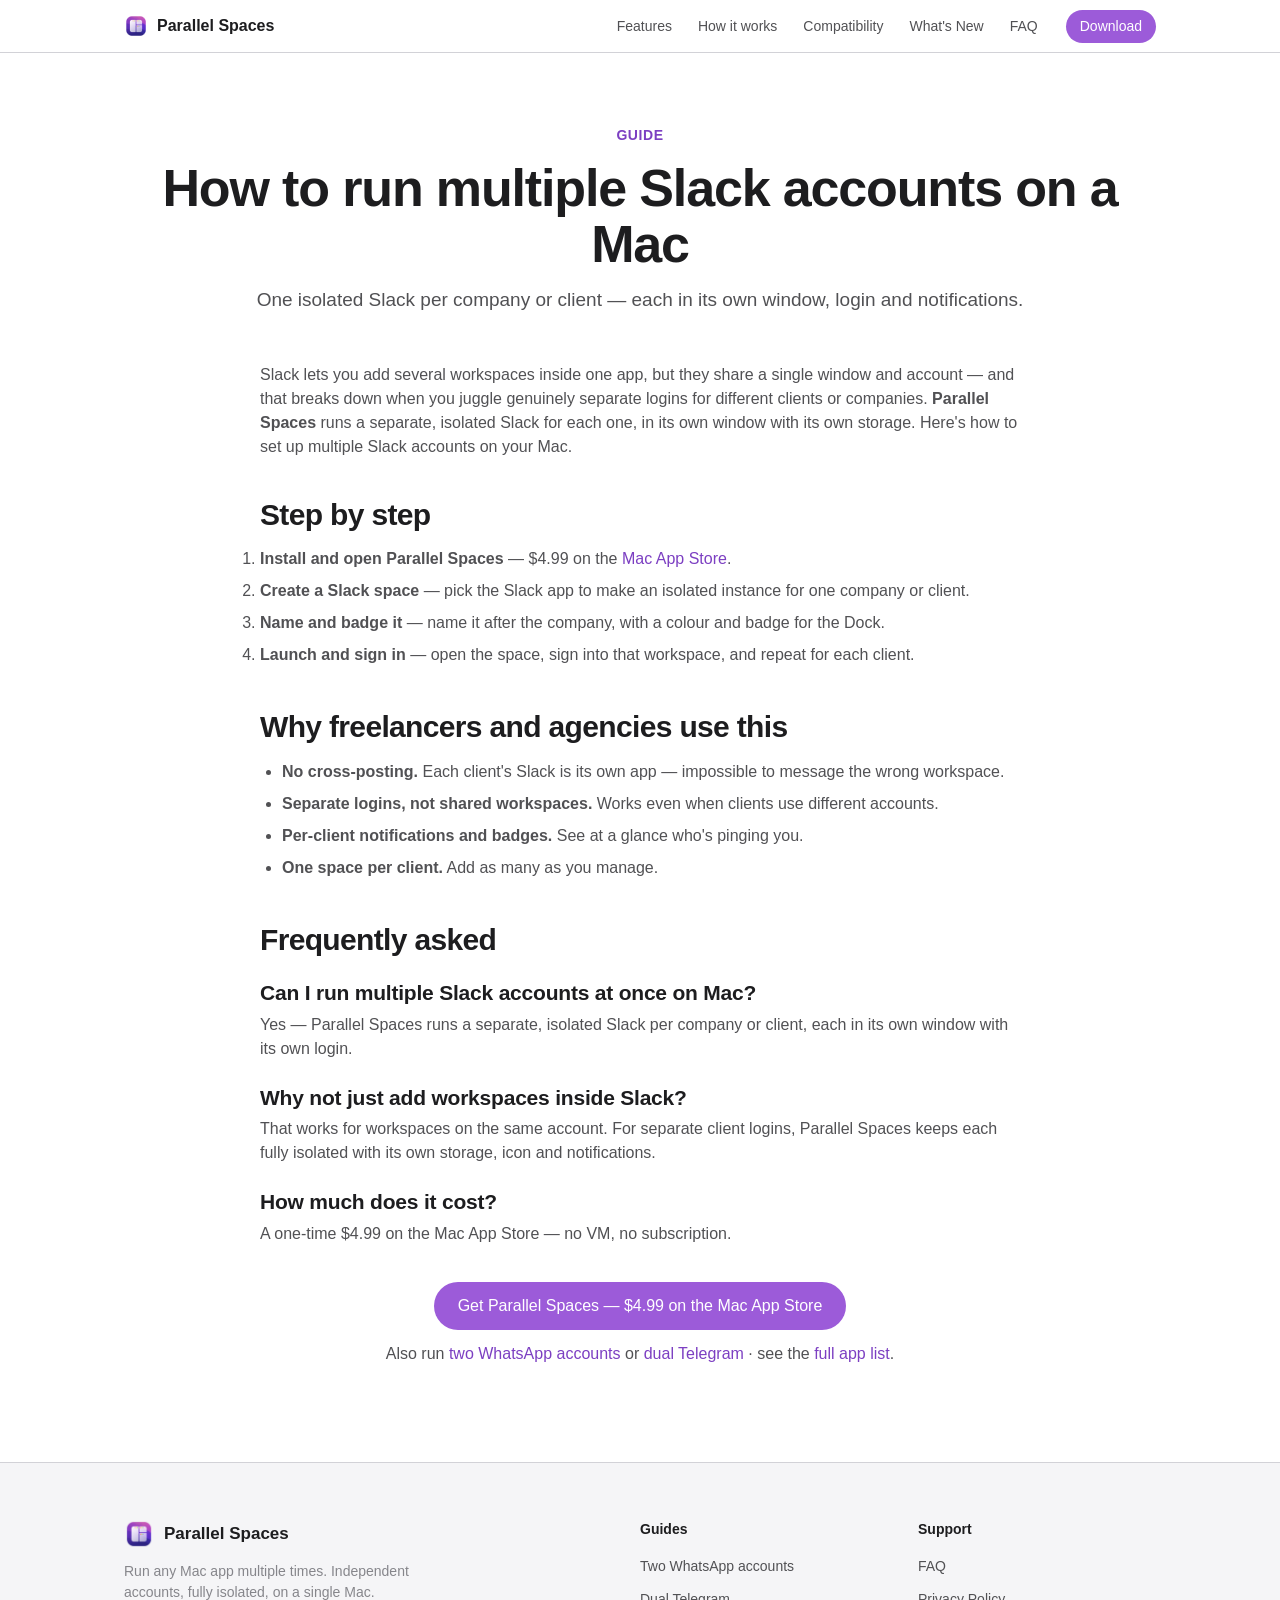
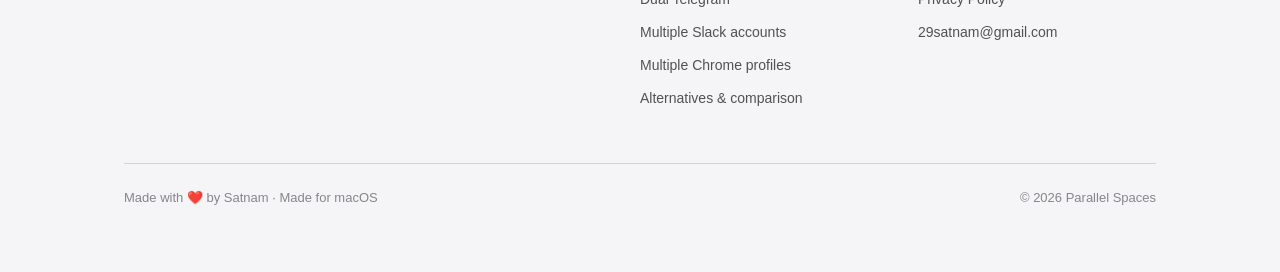
<file: multiple-slack-mac.html>
<!DOCTYPE html>
<html lang="en">
<head>
<meta charset="UTF-8">
<meta name="viewport" content="width=device-width, initial-scale=1, viewport-fit=cover">

<title>How to Run Multiple Slack Accounts on Mac — One Per Workspace | Parallel Spaces</title>
<meta name="description" content="Run multiple Slack accounts on Mac at once — one isolated Slack per company or client, each in its own window. Step-by-step with Parallel Spaces. Native, $4.99, no virtual machine.">
<meta name="keywords" content="multiple slack accounts mac, two slack accounts mac, run multiple slack mac, separate slack workspaces mac, slack per client mac">
<meta name="author" content="Parallel Spaces">
<meta name="robots" content="index,follow,max-image-preview:large,max-snippet:-1">
<link rel="canonical" href="https://parallelspaces.app/multiple-slack-mac.html">

<meta property="og:type" content="article">
<meta property="og:site_name" content="Parallel Spaces">
<meta property="og:locale" content="en_US">
<meta property="og:title" content="How to Run Multiple Slack Accounts on Mac">
<meta property="og:description" content="One isolated Slack per company or client, side by side on your Mac — step by step with Parallel Spaces.">
<meta property="og:url" content="https://parallelspaces.app/multiple-slack-mac.html">
<meta property="og:image" content="https://parallelspaces.app/assets/img/icon-1024.png">
<meta property="og:image:type" content="image/png">
<meta property="og:image:alt" content="Parallel Spaces app icon">
<meta property="og:image:width" content="1024">
<meta property="og:image:height" content="1024">

<meta name="twitter:card" content="summary_large_image">
<meta name="twitter:title" content="How to Run Multiple Slack Accounts on Mac">
<meta name="twitter:description" content="One isolated Slack per company or client, side by side on your Mac.">
<meta name="twitter:image" content="https://parallelspaces.app/assets/img/icon-1024.png">
<meta name="twitter:image:alt" content="Parallel Spaces app icon">

<meta name="theme-color" content="#ffffff" media="(prefers-color-scheme: light)">
<meta name="theme-color" content="#000000" media="(prefers-color-scheme: dark)">
<link rel="icon" type="image/png" sizes="32x32"  href="assets/img/icon-32.png"><link rel="icon" type="image/png" sizes="64x64"  href="assets/img/icon-64.png"><link rel="icon" type="image/png" sizes="128x128" href="assets/img/icon-128.png">
<link rel="stylesheet" href="assets/css/styles.css">

<script type="application/ld+json">
{
  "@context": "https://schema.org",
  "@type": "BreadcrumbList",
  "itemListElement": [
    {"@type": "ListItem", "position": 1, "name": "Home", "item": "https://parallelspaces.app/"},
    {"@type": "ListItem", "position": 2, "name": "Run multiple Slack accounts on Mac", "item": "https://parallelspaces.app/multiple-slack-mac.html"}
  ]
}
</script>
<script type="application/ld+json">
{
  "@context": "https://schema.org",
  "@type": "HowTo",
  "name": "How to run multiple Slack accounts on a Mac",
  "description": "Run a separate, isolated Slack for each company or client side by side on macOS using Parallel Spaces.",
  "totalTime": "PT2M",
  "supply": [{"@type": "HowToSupply", "name": "Parallel Spaces"}, {"@type": "HowToSupply", "name": "A Mac running macOS 14 or later"}],
  "step": [
    {"@type": "HowToStep", "position": 1, "name": "Open Parallel Spaces", "text": "Install Parallel Spaces from the Mac App Store and open it."},
    {"@type": "HowToStep", "position": 2, "name": "Create a Slack space", "text": "Choose the Slack app to create an isolated instance for one company or client."},
    {"@type": "HowToStep", "position": 3, "name": "Name and badge it", "text": "Name the space after the company, with a colour and badge so you can tell each Slack apart."},
    {"@type": "HowToStep", "position": 4, "name": "Launch and sign in", "text": "Open the space and sign into that workspace. Repeat for each company or client you work with."}
  ]
}
</script>
<script type="application/ld+json">
{
  "@context": "https://schema.org",
  "@type": "FAQPage",
  "mainEntity": [
    {"@type": "Question", "name": "Can I run multiple Slack accounts on a Mac at once?", "acceptedAnswer": {"@type": "Answer", "text": "Yes. Slack lets you add workspaces inside one app, but they share a single window and account. Parallel Spaces runs a separate, isolated Slack per company or client, each in its own window with its own login, so you never have to log out of one to reach another."}},
    {"@type": "Question", "name": "Why not just add workspaces inside Slack?", "acceptedAnswer": {"@type": "Answer", "text": "Adding workspaces works when they belong to the same Slack account or email. For genuinely separate accounts — different clients, different logins — Parallel Spaces keeps each one fully isolated, with its own storage, Dock icon and notifications."}},
    {"@type": "Question", "name": "Is it good for freelancers and agencies?", "acceptedAnswer": {"@type": "Answer", "text": "Yes. Keeping one Slack space per client means zero chance of posting in the wrong workspace, and each client's login and history stays separate."}},
    {"@type": "Question", "name": "How much does it cost?", "acceptedAnswer": {"@type": "Answer", "text": "Parallel Spaces is a one-time $4.99 on the Mac App Store, and Slack is free to use. There is no virtual machine and no subscription."}}
  ]
}
</script>
</head>
<body>

<nav class="nav">
  <div class="wrap">
    <a class="nav-brand" href="index.html">
      <img src="assets/img/icon-256.png" alt="Parallel Spaces icon" width="24" height="24">
      Parallel Spaces
    </a>
    <div class="nav-links">
      <a href="index.html#features">Features</a>
      <a href="index.html#how">How it works</a>
      <a href="compatibility.html">Compatibility</a>
      <a href="whats-new.html">What's New</a>
      <a href="faq.html">FAQ</a>
    </div>
    <a class="nav-cta" href="https://apps.apple.com/app/id6772172563">Download</a>
  </div>
</nav>

<header class="page-hero">
  <div class="wrap">
    <div class="eyebrow">Guide</div>
    <h1>How to run multiple Slack accounts on a Mac</h1>
    <p>One isolated Slack per company or client — each in its own window, login and notifications.</p>
  </div>
</header>

<section style="padding-top:24px;">
  <div class="wrap">
    <div class="article">
      <p>Slack lets you add several workspaces inside one app, but they share a single window and account — and that breaks down when you juggle genuinely separate logins for different clients or companies. <strong>Parallel Spaces</strong> runs a separate, isolated Slack for each one, in its own window with its own storage. Here's how to set up multiple Slack accounts on your Mac.</p>

      <h2>Step by step</h2>
      <ol>
        <li><strong>Install and open Parallel Spaces</strong> — $4.99 on the <a href="https://apps.apple.com/app/id6772172563">Mac App Store</a>.</li>
        <li><strong>Create a Slack space</strong> — pick the Slack app to make an isolated instance for one company or client.</li>
        <li><strong>Name and badge it</strong> — name it after the company, with a colour and badge for the Dock.</li>
        <li><strong>Launch and sign in</strong> — open the space, sign into that workspace, and repeat for each client.</li>
      </ol>

      <h2>Why freelancers and agencies use this</h2>
      <ul>
        <li><strong>No cross-posting.</strong> Each client's Slack is its own app — impossible to message the wrong workspace.</li>
        <li><strong>Separate logins, not shared workspaces.</strong> Works even when clients use different accounts.</li>
        <li><strong>Per-client notifications and badges.</strong> See at a glance who's pinging you.</li>
        <li><strong>One space per client.</strong> Add as many as you manage.</li>
      </ul>

      <h2>Frequently asked</h2>
      <h3>Can I run multiple Slack accounts at once on Mac?</h3>
      <p>Yes — Parallel Spaces runs a separate, isolated Slack per company or client, each in its own window with its own login.</p>
      <h3>Why not just add workspaces inside Slack?</h3>
      <p>That works for workspaces on the same account. For separate client logins, Parallel Spaces keeps each fully isolated with its own storage, icon and notifications.</p>
      <h3>How much does it cost?</h3>
      <p>A one-time $4.99 on the Mac App Store — no VM, no subscription.</p>

      <p style="text-align:center;margin-top:36px;">
        <a class="btn btn-primary" href="https://apps.apple.com/app/id6772172563">Get Parallel Spaces — $4.99 on the Mac App Store</a>
      </p>
      <p class="muted" style="text-align:center;margin-top:12px;">Also run <a href="dual-whatsapp-mac.html">two WhatsApp accounts</a> or <a href="dual-telegram-mac.html">dual Telegram</a> · see the <a href="compatibility.html">full app list</a>.</p>
    </div>
  </div>
</section>

<footer class="footer">
  <div class="wrap">
    <div class="footer-grid">
      <div>
        <div class="footer-brand">
          <img src="assets/img/icon-256.png" alt="Parallel Spaces icon" width="24" height="24">
          <span>Parallel Spaces</span>
        </div>
        <p>Run any Mac app multiple times. Independent accounts, fully isolated, on a single Mac.</p>
      </div>
      <div>
        <h4>Guides</h4>
        <ul>
          <li><a href="dual-whatsapp-mac.html">Two WhatsApp accounts</a></li>
          <li><a href="dual-telegram-mac.html">Dual Telegram</a></li>
          <li><a href="multiple-slack-mac.html">Multiple Slack accounts</a></li>
          <li><a href="multiple-chrome-profiles-mac.html">Multiple Chrome profiles</a></li>
          <li><a href="alternatives.html">Alternatives &amp; comparison</a></li>
        </ul>
      </div>
      <div>
        <h4>Support</h4>
        <ul>
          <li><a href="faq.html">FAQ</a></li>
          <li><a href="privacy.html">Privacy Policy</a></li>
          <li><a href="mailto:29satnam@gmail.com">29satnam@gmail.com</a></li>
        </ul>
      </div>
    </div>
    <div class="footer-base"><span>Made with ❤️ by Satnam · Made for macOS</span><span>© 2026 Parallel Spaces</span></div>
  </div>
</footer>

<script src="assets/js/main.js" defer></script>
</body>
</html>
</file>
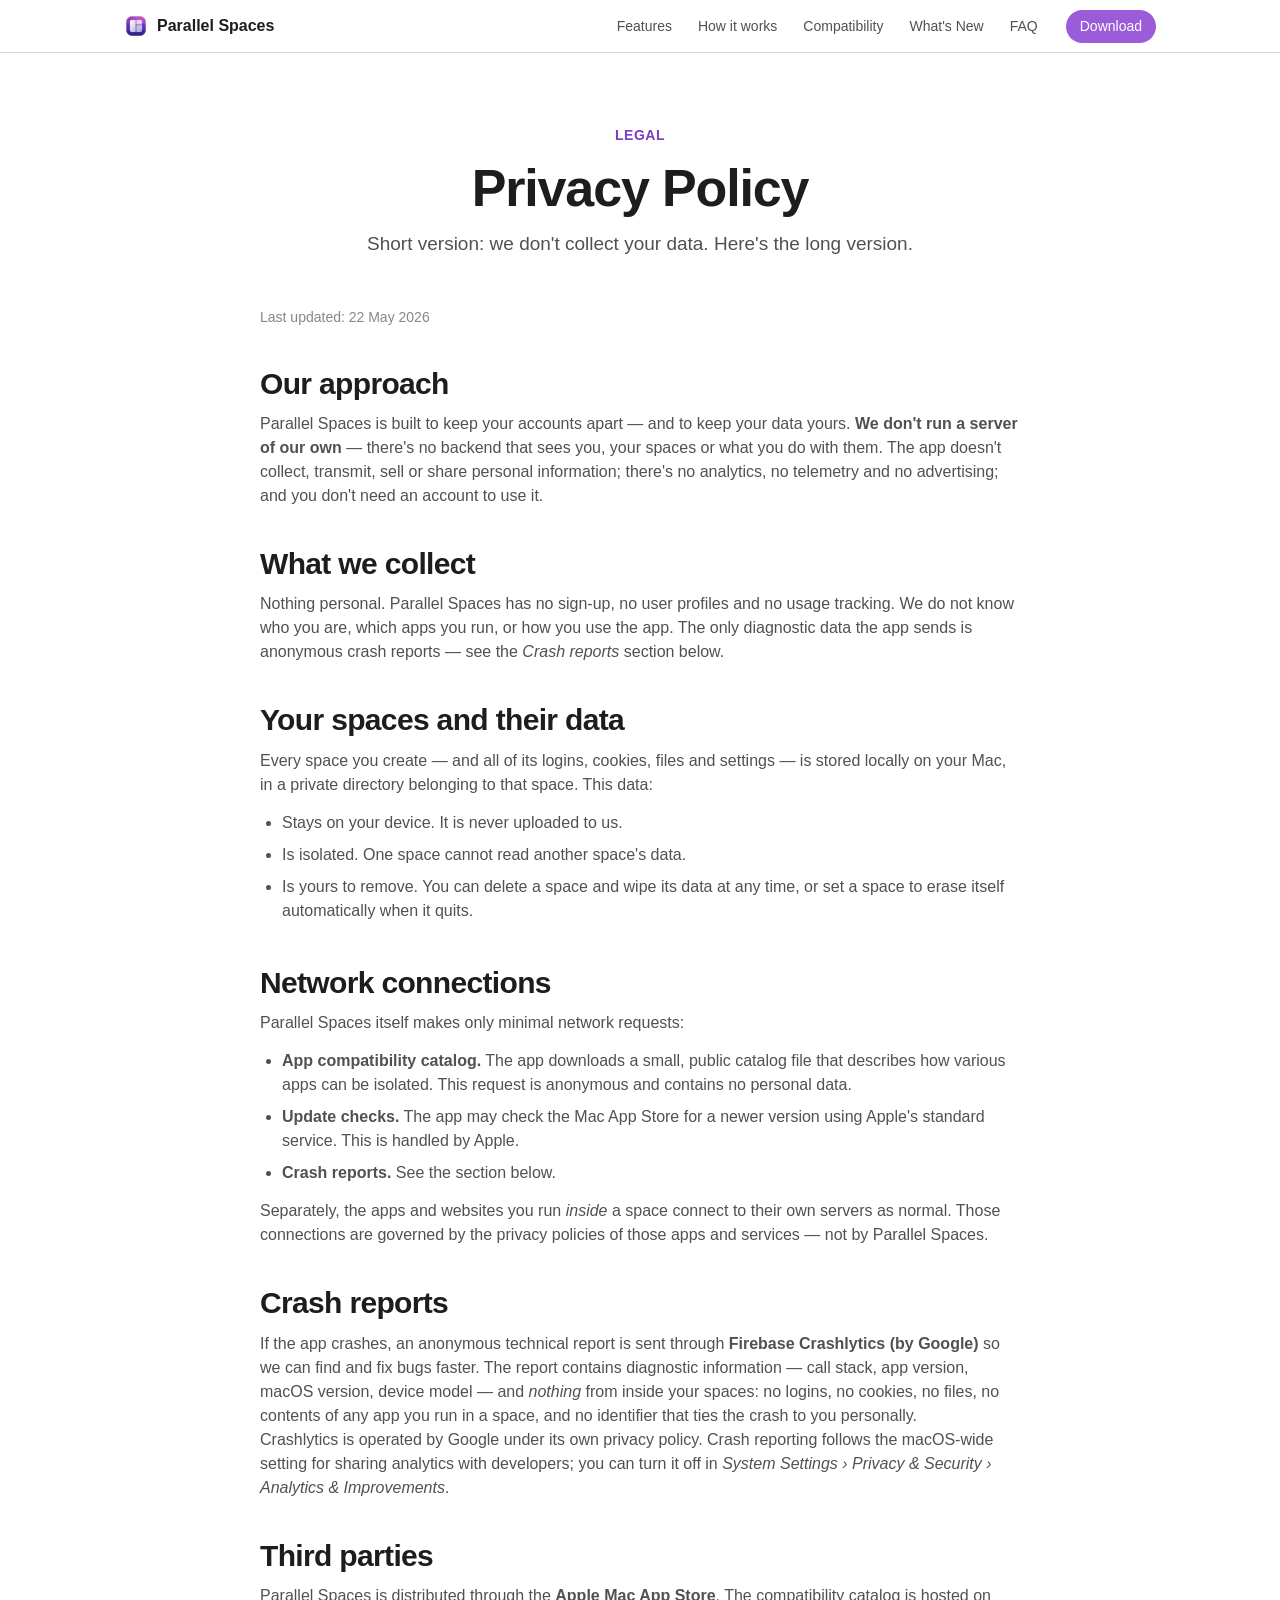
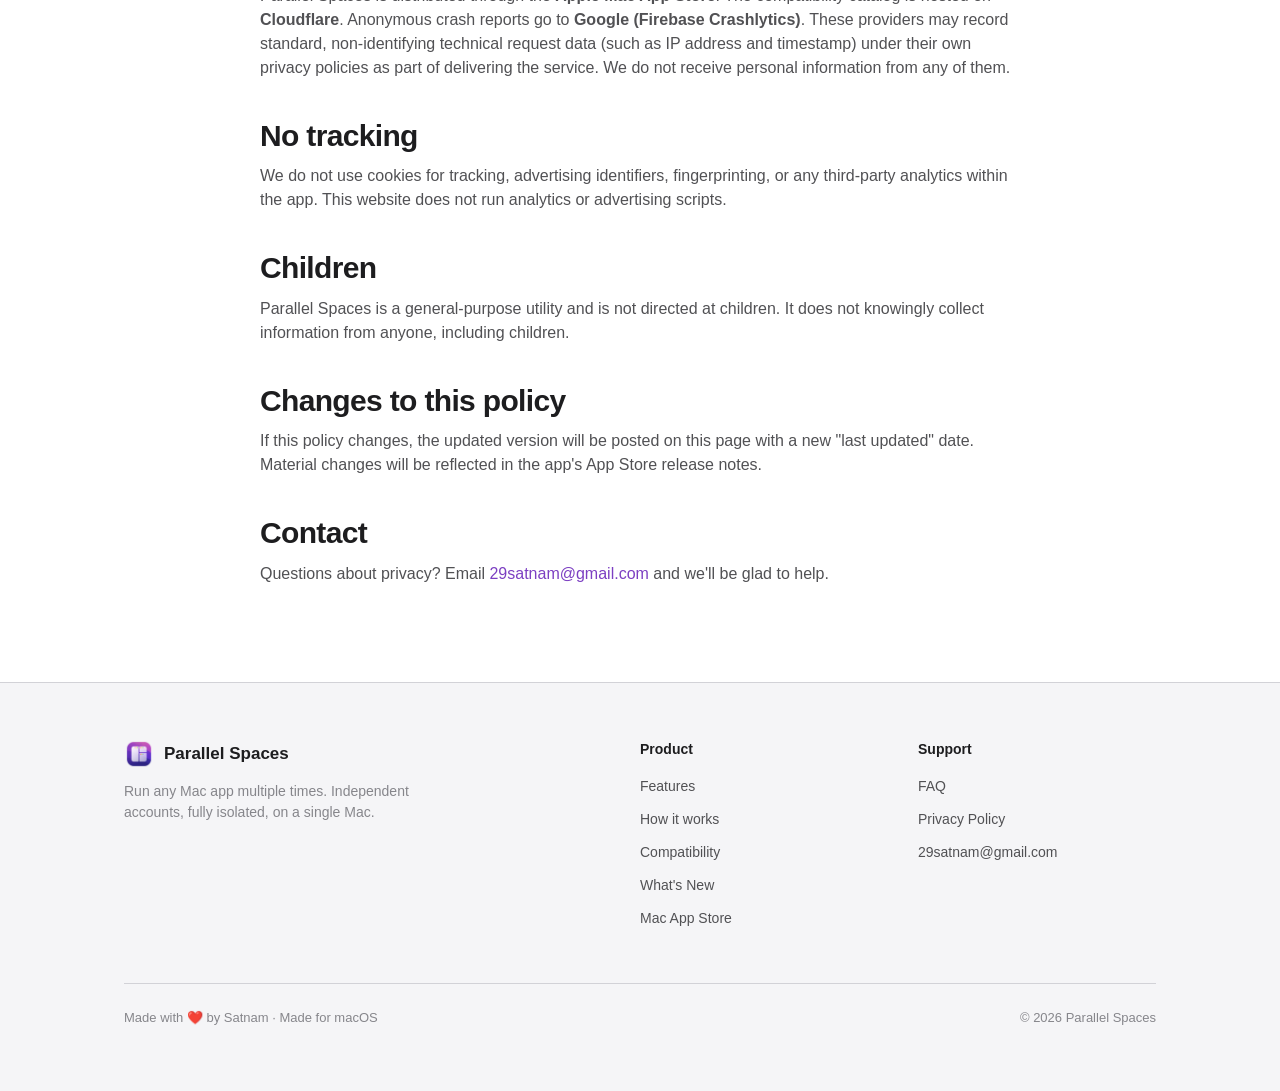
<file: privacy.html>
<!DOCTYPE html>
<html lang="en">
<head>
<meta charset="UTF-8">
<meta name="viewport" content="width=device-width, initial-scale=1, viewport-fit=cover">

<title>Privacy Policy — Parallel Spaces</title>
<meta name="description" content="The Parallel Spaces privacy policy. No tracking, no analytics, no account. Your spaces and their data stay entirely on your Mac.">
<meta name="robots" content="index,follow,max-image-preview:large,max-snippet:-1">
<link rel="canonical" href="https://parallelspaces.app/privacy.html">

<meta property="og:type" content="website">
<meta property="og:site_name" content="Parallel Spaces">
<meta property="og:locale" content="en_US">
<meta property="og:title" content="Privacy Policy — Parallel Spaces">
<meta property="og:description" content="No tracking, no analytics, no account. Your data stays on your Mac.">
<meta property="og:url" content="https://parallelspaces.app/privacy.html">
<meta property="og:image" content="https://parallelspaces.app/assets/img/icon-1024.png">
<meta property="og:image:type" content="image/png">
<meta property="og:image:alt" content="Parallel Spaces app icon — purple gradient with stacked window glyphs">
<meta property="og:image:width" content="1024">
<meta property="og:image:height" content="1024">

<meta name="twitter:card" content="summary_large_image">
<meta name="twitter:title" content="Privacy Policy — Parallel Spaces">
<meta name="twitter:description" content="No tracking, no analytics, no account. Your data stays on your Mac.">
<meta name="twitter:image" content="https://parallelspaces.app/assets/img/icon-1024.png">
<meta name="twitter:image:alt" content="Parallel Spaces app icon">

<meta name="theme-color" content="#ffffff" media="(prefers-color-scheme: light)">
<meta name="theme-color" content="#000000" media="(prefers-color-scheme: dark)">
<link rel="icon" type="image/png" sizes="32x32"  href="assets/img/icon-32.png"><link rel="icon" type="image/png" sizes="64x64"  href="assets/img/icon-64.png"><link rel="icon" type="image/png" sizes="128x128" href="assets/img/icon-128.png">
<link rel="stylesheet" href="assets/css/styles.css">
</head>
<body>

<nav class="nav">
  <div class="wrap">
    <a class="nav-brand" href="index.html">
      <img src="assets/img/icon-256.png" alt="Parallel Spaces icon" width="24" height="24">
      Parallel Spaces
    </a>
    <div class="nav-links">
      <a href="index.html#features">Features</a>
      <a href="index.html#how">How it works</a>
      <a href="compatibility.html">Compatibility</a>
      <a href="whats-new.html">What's New</a>
      <a href="faq.html">FAQ</a>
    </div>
    <a class="nav-cta" href="https://apps.apple.com/app/id6772172563">Download</a>
  </div>
</nav>

<header class="page-hero">
  <div class="wrap">
    <div class="eyebrow">Legal</div>
    <h1>Privacy Policy</h1>
    <p>Short version: we don't collect your data. Here's the long version.</p>
  </div>
</header>

<section style="padding-top:24px;">
  <div class="wrap">
    <div class="article">
      <p class="updated">Last updated: 22 May 2026</p>

      <h2>Our approach</h2>
      <p>Parallel Spaces is built to keep your accounts apart — and to keep your data yours. <strong>We don't run a server of our own</strong> — there's no backend that sees you, your spaces or what you do with them. The app doesn't collect, transmit, sell or share personal information; there's no analytics, no telemetry and no advertising; and you don't need an account to use it.</p>

      <h2>What we collect</h2>
      <p>Nothing personal. Parallel Spaces has no sign-up, no user profiles and no usage tracking. We do not know who you are, which apps you run, or how you use the app. The only diagnostic data the app sends is anonymous crash reports — see the <em>Crash reports</em> section below.</p>

      <h2>Your spaces and their data</h2>
      <p>Every space you create — and all of its logins, cookies, files and settings — is stored locally on your Mac, in a private directory belonging to that space. This data:</p>
      <ul>
        <li>Stays on your device. It is never uploaded to us.</li>
        <li>Is isolated. One space cannot read another space's data.</li>
        <li>Is yours to remove. You can delete a space and wipe its data at any time, or set a space to erase itself automatically when it quits.</li>
      </ul>

      <h2>Network connections</h2>
      <p>Parallel Spaces itself makes only minimal network requests:</p>
      <ul>
        <li><strong>App compatibility catalog.</strong> The app downloads a small, public catalog file that describes how various apps can be isolated. This request is anonymous and contains no personal data.</li>
        <li><strong>Update checks.</strong> The app may check the Mac App Store for a newer version using Apple's standard service. This is handled by Apple.</li>
        <li><strong>Crash reports.</strong> See the section below.</li>
      </ul>
      <p>Separately, the apps and websites you run <em>inside</em> a space connect to their own servers as normal. Those connections are governed by the privacy policies of those apps and services — not by Parallel Spaces.</p>

      <h2>Crash reports</h2>
      <p>If the app crashes, an anonymous technical report is sent through <strong>Firebase Crashlytics (by Google)</strong> so we can find and fix bugs faster. The report contains diagnostic information — call stack, app version, macOS version, device model — and <em>nothing</em> from inside your spaces: no logins, no cookies, no files, no contents of any app you run in a space, and no identifier that ties the crash to you personally.</p>
      <p>Crashlytics is operated by Google under its own privacy policy. Crash reporting follows the macOS-wide setting for sharing analytics with developers; you can turn it off in <em>System Settings &rsaquo; Privacy &amp; Security &rsaquo; Analytics &amp; Improvements</em>.</p>

      <h2>Third parties</h2>
      <p>Parallel Spaces is distributed through the <strong>Apple Mac App Store</strong>. The compatibility catalog is hosted on <strong>Cloudflare</strong>. Anonymous crash reports go to <strong>Google (Firebase Crashlytics)</strong>. These providers may record standard, non-identifying technical request data (such as IP address and timestamp) under their own privacy policies as part of delivering the service. We do not receive personal information from any of them.</p>

      <h2>No tracking</h2>
      <p>We do not use cookies for tracking, advertising identifiers, fingerprinting, or any third-party analytics within the app. This website does not run analytics or advertising scripts.</p>

      <h2>Children</h2>
      <p>Parallel Spaces is a general-purpose utility and is not directed at children. It does not knowingly collect information from anyone, including children.</p>

      <h2>Changes to this policy</h2>
      <p>If this policy changes, the updated version will be posted on this page with a new "last updated" date. Material changes will be reflected in the app's App Store release notes.</p>

      <h2>Contact</h2>
      <p>Questions about privacy? Email <a href="mailto:29satnam@gmail.com">29satnam@gmail.com</a> and we'll be glad to help.</p>
    </div>
  </div>
</section>

<footer class="footer">
  <div class="wrap">
    <div class="footer-grid">
      <div>
        <div class="footer-brand">
          <img src="assets/img/icon-256.png" alt="Parallel Spaces icon" width="24" height="24">
          <span>Parallel Spaces</span>
        </div>
        <p>Run any Mac app multiple times. Independent accounts, fully isolated, on a single Mac.</p>
      </div>
      <div>
        <h4>Product</h4>
        <ul>
          <li><a href="index.html#features">Features</a></li>
          <li><a href="index.html#how">How it works</a></li>
          <li><a href="compatibility.html">Compatibility</a></li>
          <li><a href="whats-new.html">What's New</a></li>
          <li><a href="https://apps.apple.com/app/id6772172563">Mac App Store</a></li>
        </ul>
      </div>
      <div>
        <h4>Support</h4>
        <ul>
          <li><a href="faq.html">FAQ</a></li>
          <li><a href="privacy.html">Privacy Policy</a></li>
          <li><a href="mailto:29satnam@gmail.com">29satnam@gmail.com</a></li>
        </ul>
      </div>
    </div>
    <div class="footer-base"><span>Made with ❤️ by Satnam · Made for macOS</span><span>© 2026 Parallel Spaces</span></div>
  </div>
</footer>

<script src="assets/js/main.js" defer></script>
</body>
</html>
</file>
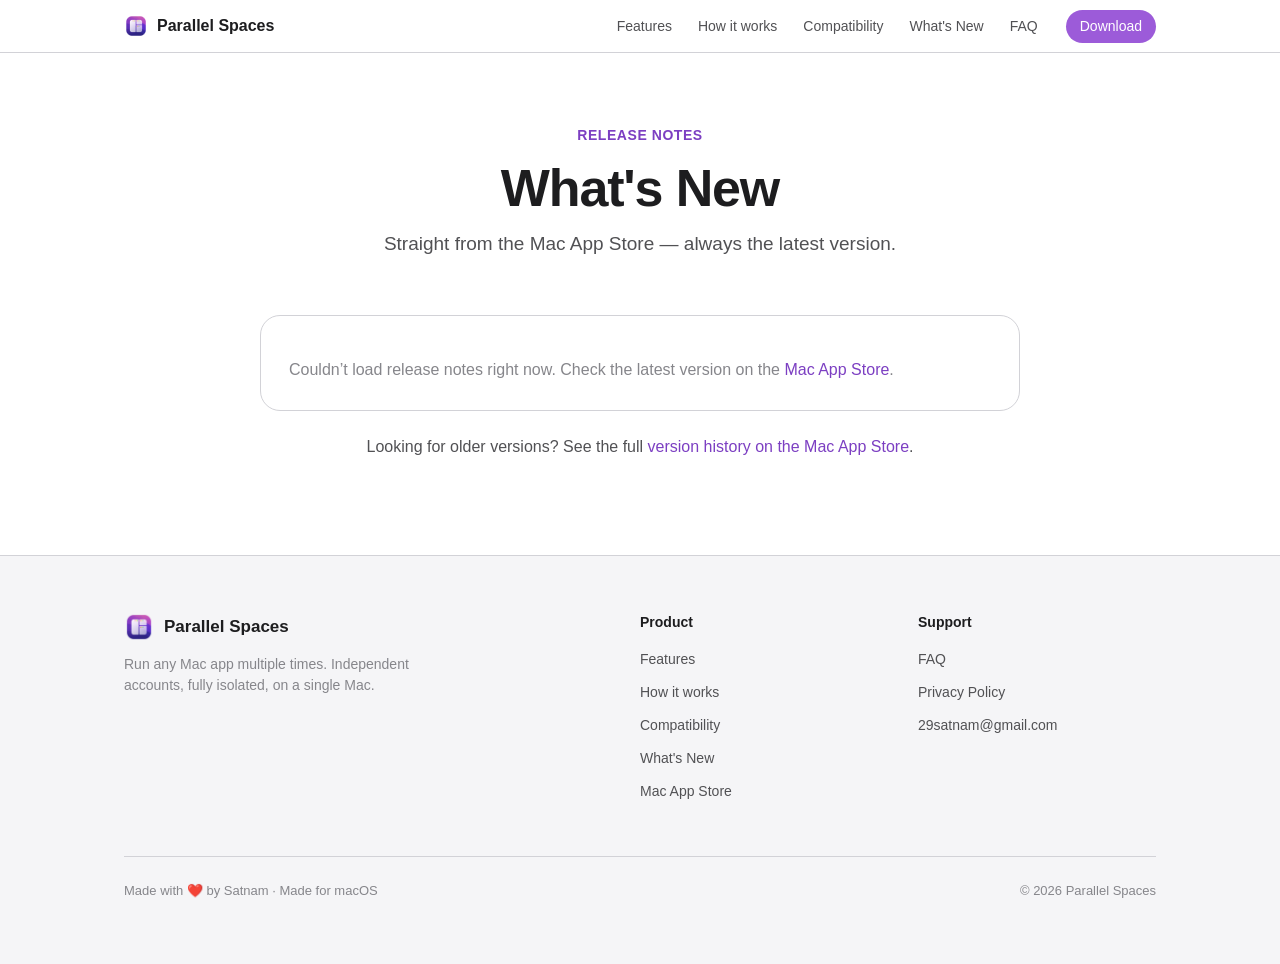
<file: whats-new.html>
<!DOCTYPE html>
<html lang="en">
<head>
<meta charset="UTF-8">
<meta name="viewport" content="width=device-width, initial-scale=1, viewport-fit=cover">

<title>What's New — Parallel Spaces</title>
<meta name="description" content="The latest updates, features and fixes in Parallel Spaces — pulled straight from the Mac App Store.">
<meta name="robots" content="index,follow,max-image-preview:large,max-snippet:-1">
<link rel="canonical" href="https://parallelspaces.app/whats-new.html">

<meta property="og:type" content="website">
<meta property="og:site_name" content="Parallel Spaces">
<meta property="og:locale" content="en_US">
<meta property="og:title" content="What's New — Parallel Spaces">
<meta property="og:description" content="The latest updates, features and fixes in Parallel Spaces.">
<meta property="og:url" content="https://parallelspaces.app/whats-new.html">
<meta property="og:image" content="https://parallelspaces.app/assets/img/icon-1024.png">
<meta property="og:image:type" content="image/png">
<meta property="og:image:alt" content="Parallel Spaces app icon — purple gradient with stacked window glyphs">
<meta property="og:image:width" content="1024">
<meta property="og:image:height" content="1024">

<meta name="twitter:card" content="summary_large_image">
<meta name="twitter:title" content="What's New — Parallel Spaces">
<meta name="twitter:description" content="The latest updates, features and fixes in Parallel Spaces.">
<meta name="twitter:image" content="https://parallelspaces.app/assets/img/icon-1024.png">
<meta name="twitter:image:alt" content="Parallel Spaces app icon">

<meta name="theme-color" content="#ffffff" media="(prefers-color-scheme: light)">
<meta name="theme-color" content="#000000" media="(prefers-color-scheme: dark)">
<link rel="icon" type="image/png" sizes="32x32"  href="assets/img/icon-32.png"><link rel="icon" type="image/png" sizes="64x64"  href="assets/img/icon-64.png"><link rel="icon" type="image/png" sizes="128x128" href="assets/img/icon-128.png">
<link rel="stylesheet" href="assets/css/styles.css">
</head>
<body>

<nav class="nav">
  <div class="wrap">
    <a class="nav-brand" href="index.html">
      <img src="assets/img/icon-256.png" alt="Parallel Spaces icon" width="24" height="24">
      Parallel Spaces
    </a>
    <div class="nav-links">
      <a href="index.html#features">Features</a>
      <a href="index.html#how">How it works</a>
      <a href="compatibility.html">Compatibility</a>
      <a href="whats-new.html">What's New</a>
      <a href="faq.html">FAQ</a>
    </div>
    <a class="nav-cta" href="https://apps.apple.com/app/id6772172563">Download</a>
  </div>
</nav>

<header class="page-hero">
  <div class="wrap">
    <div class="eyebrow">Release notes</div>
    <h1>What's New</h1>
    <p>Straight from the Mac App Store — always the latest version.</p>
  </div>
</header>

<section style="padding-top:32px;">
  <div class="wrap">
    <div class="article">
      <div id="releases">
        <div class="release">
          <p class="muted">Loading the latest release from the App Store…</p>
        </div>
      </div>
      <p class="muted" style="margin-top:24px;text-align:center;">
        Looking for older versions? See the full
        <a href="https://apps.apple.com/app/id6772172563">version history on the Mac App Store</a>.
      </p>
    </div>
  </div>
</section>

<footer class="footer">
  <div class="wrap">
    <div class="footer-grid">
      <div>
        <div class="footer-brand">
          <img src="assets/img/icon-256.png" alt="Parallel Spaces icon" width="24" height="24">
          <span>Parallel Spaces</span>
        </div>
        <p>Run any Mac app multiple times. Independent accounts, fully isolated, on a single Mac.</p>
      </div>
      <div>
        <h4>Product</h4>
        <ul>
          <li><a href="index.html#features">Features</a></li>
          <li><a href="index.html#how">How it works</a></li>
          <li><a href="compatibility.html">Compatibility</a></li>
          <li><a href="whats-new.html">What's New</a></li>
          <li><a href="https://apps.apple.com/app/id6772172563">Mac App Store</a></li>
        </ul>
      </div>
      <div>
        <h4>Support</h4>
        <ul>
          <li><a href="faq.html">FAQ</a></li>
          <li><a href="privacy.html">Privacy Policy</a></li>
          <li><a href="mailto:29satnam@gmail.com">29satnam@gmail.com</a></li>
        </ul>
      </div>
    </div>
    <div class="footer-base"><span>Made with ❤️ by Satnam · Made for macOS</span><span>© 2026 Parallel Spaces</span></div>
  </div>
</footer>

<script src="assets/js/main.js" defer></script>
</body>
</html>
</file>
<file: assets/css/styles.css>
/* ============================================================
   Parallel Spaces — marketing site
   Static CSS, no build step. Apple-ecosystem aesthetic.
   ============================================================ */

:root {
  --bg:            #ffffff;
  --bg-alt:        #f5f5f7;
  --bg-card:       #ffffff;
  --text:          #1d1d1f;
  --text-soft:     #515154;
  --text-faint:    #86868b;
  --line:          #d2d2d7;
  --accent:        #9c5bd9;
  --accent-2:      #d99cf3;
  --accent-ink:    #7c3fc2;
  --radius:        20px;
  --radius-sm:     12px;
  --maxw:          1080px;
  --shadow:        0 10px 40px rgba(0,0,0,.08);
  --shadow-soft:   0 4px 20px rgba(0,0,0,.06);
  --nav-h:         52px;
}

@media (prefers-color-scheme: dark) {
  :root {
    --bg:          #000000;
    --bg-alt:      #0a0a0c;
    --bg-card:     #161618;
    --text:        #f5f5f7;
    --text-soft:   #c7c7cc;
    --text-faint:  #8e8e93;
    --line:        #2a2a2e;
    --shadow:      0 10px 40px rgba(0,0,0,.5);
    --shadow-soft: 0 4px 20px rgba(0,0,0,.4);
  }
}

* { margin: 0; padding: 0; box-sizing: border-box; }

html { scroll-behavior: smooth; -webkit-text-size-adjust: 100%; }

body {
  font-family: -apple-system, BlinkMacSystemFont, "SF Pro Text", "SF Pro Display",
               "Helvetica Neue", Helvetica, Arial, sans-serif;
  background: var(--bg);
  color: var(--text);
  line-height: 1.5;
  -webkit-font-smoothing: antialiased;
  text-rendering: optimizeLegibility;
}

img, svg { display: block; max-width: 100%; }
a { color: var(--accent-ink); text-decoration: none; }
a:hover { text-decoration: underline; }

/* ---- Layout helpers ---------------------------------------- */

.wrap { max-width: var(--maxw); margin: 0 auto; padding: 0 24px; }

section { padding: 96px 0; }
.section-alt { background: var(--bg-alt); }

.eyebrow {
  font-size: 14px; font-weight: 600; letter-spacing: .04em;
  text-transform: uppercase; color: var(--accent-ink); margin-bottom: 14px;
}

h1, h2, h3 { letter-spacing: -0.022em; line-height: 1.08; font-weight: 700; }
h2 { font-size: clamp(30px, 4vw, 46px); }
h3 { font-size: 21px; letter-spacing: -0.01em; }

.section-head { max-width: 720px; margin: 0 auto 56px; text-align: center; }
.section-head p { margin-top: 16px; font-size: 19px; color: var(--text-soft); }

.lead { font-size: 19px; color: var(--text-soft); }

/* ---- Nav --------------------------------------------------- */

.nav {
  position: sticky; top: 0; z-index: 100;
  min-height: var(--nav-h);
  padding-top: env(safe-area-inset-top, 0px);
  background: color-mix(in srgb, var(--bg) 72%, transparent);
  backdrop-filter: saturate(180%) blur(20px);
  -webkit-backdrop-filter: saturate(180%) blur(20px);
  border-bottom: 1px solid var(--line);
}
.nav .wrap {
  min-height: var(--nav-h); display: flex; align-items: center; gap: 28px;
}
.nav-brand {
  display: flex; align-items: center; gap: 9px;
  font-weight: 600; font-size: 16px; color: var(--text);
}
.nav-brand:hover { text-decoration: none; }
.nav-brand img { width: 24px; height: 24px; border-radius: 6px; }
.nav-links { display: flex; gap: 26px; margin-left: auto; }
.nav-links a {
  font-size: 14px; color: var(--text-soft); font-weight: 450;
}
.nav-links a:hover { color: var(--text); text-decoration: none; }
.nav-cta {
  font-size: 14px; font-weight: 500;
  background: var(--accent); color: #fff !important;
  padding: 6px 14px; border-radius: 980px;
  white-space: nowrap;
}
.nav-cta:hover { text-decoration: none; opacity: .9; }

/* Hamburger button — injected by main.js, hidden on desktop */
.nav-toggle {
  display: none;
  width: 38px; height: 38px; padding: 0; margin-left: auto;
  background: none; border: none; cursor: pointer;
  border-radius: 10px;
  flex-direction: column;
  align-items: center; justify-content: center; gap: 5px;
  font-family: inherit;
}
.nav-toggle:hover { background: color-mix(in srgb, var(--text) 8%, transparent); }
.nav-toggle span {
  display: block;
  width: 20px; height: 2px; background: var(--text); border-radius: 2px;
  transition: transform .25s ease, opacity .2s ease;
  transform-origin: center;
}
.nav.open .nav-toggle span:nth-child(1) { transform: translateY(7px) rotate(45deg); }
.nav.open .nav-toggle span:nth-child(2) { opacity: 0; }
.nav.open .nav-toggle span:nth-child(3) { transform: translateY(-7px) rotate(-45deg); }

/* ---- Buttons ----------------------------------------------- */

.btn {
  display: inline-flex; align-items: center; gap: 8px;
  font-size: 16px; font-weight: 500; padding: 12px 24px;
  border-radius: 980px; transition: transform .15s ease, opacity .15s ease;
  cursor: pointer; border: none;
}
.btn:hover { text-decoration: none; transform: translateY(-1px); }
.btn-primary { background: var(--accent); color: #fff !important; }
.btn-primary:hover { opacity: .92; }
.btn-ghost {
  background: transparent; color: var(--accent-ink) !important;
  border: 1px solid var(--line);
}

/* App Store badge — official Apple lockup, light + dark via <picture> */
.appstore-badge { display: inline-block; line-height: 0; transition: opacity .15s ease; }
.appstore-badge:hover { opacity: .82; text-decoration: none; }
.appstore-badge img,
.appstore-badge svg { width: 187px; height: 48px; display: block; }

/* Product Hunt badge — custom pill, sized to match Apple lockup (≈187×48) */
.ph-badge {
  display: inline-flex; align-items: center; justify-content: center; gap: 10px;
  width: 187px; height: 48px; padding: 0 14px;
  border-radius: 10px;
  background: #000; color: #fff !important;
  font-family: inherit; line-height: 1;
  transition: opacity .15s ease, transform .15s ease;
  box-sizing: border-box; flex: none;
}
.ph-badge:hover { opacity: .88; text-decoration: none; transform: translateY(-1px); }
.ph-badge .ph-mark { flex: none; display: block; }
.ph-badge .ph-text { display: inline-flex; flex-direction: column; gap: 2px; }
.ph-badge .ph-eyebrow {
  font-size: 9px; font-weight: 500; letter-spacing: 0.12em;
  text-transform: uppercase; opacity: .82;
}
.ph-badge .ph-title { font-size: 17px; font-weight: 600; letter-spacing: -0.01em; }
@media (prefers-color-scheme: dark) {
  .ph-badge { background: #fff; color: #000 !important; }
}

/* Secondary hero links row (replaces inline "See how it works" button) */
.hero-links {
  margin-top: 16px; display: flex; flex-wrap: wrap;
  gap: 8px 22px; align-items: center;
}
.hero-link {
  font-size: 14px; font-weight: 500;
  color: var(--accent-ink) !important;
  border-bottom: 1px solid transparent;
  transition: border-color .15s ease, opacity .15s ease;
}
.hero-link:hover { border-bottom-color: currentColor; text-decoration: none; opacity: .9; }

/* ---- Hero (split: mockup left, brand + download right) ------ */

.hero {
  padding: 64px 0 80px;
  background:
    radial-gradient(70% 55% at 18% 0%,
      color-mix(in srgb, var(--accent) 22%, transparent), transparent 70%),
    radial-gradient(55% 50% at 95% 30%,
      color-mix(in srgb, var(--accent-2) 18%, transparent), transparent 70%);
}
.hero-grid {
  display: grid; grid-template-columns: minmax(0, 1.15fr) minmax(0, 0.95fr);
  gap: 56px; align-items: center;
}

/* RIGHT — brand + download */
.hero-copy { display: flex; flex-direction: column; align-items: flex-start; }
.hero-brand {
  display: flex; align-items: center; gap: 14px; margin-bottom: 22px;
}
.hero-icon {
  width: 64px; height: 64px; border-radius: 16px;
  box-shadow: var(--shadow);
}
.hero-name {
  font-size: 21px; font-weight: 600; letter-spacing: -0.01em;
}
.hero h1 {
  font-size: clamp(40px, 5.6vw, 72px); letter-spacing: -0.025em;
  background: linear-gradient(180deg, var(--text), color-mix(in srgb, var(--text) 60%, var(--accent)));
  -webkit-background-clip: text; background-clip: text;
  -webkit-text-fill-color: transparent;
}
.hero-sub {
  font-size: clamp(17px, 1.6vw, 21px); color: var(--text-soft);
  margin: 18px 0 4px; max-width: 520px;
}
.hero-cta {
  margin-top: 26px; display: flex; gap: 14px; align-items: center; flex-wrap: wrap;
}
.hero-note { margin-top: 18px; font-size: 13px; color: var(--text-faint); }

/* LEFT — macOS window mockup */
.hero-mock { margin: 0; }
.window-mock {
  border-radius: 14px; overflow: hidden;
  background: var(--bg-card);
  border: 1px solid var(--line);
  box-shadow:
    0 30px 80px -20px rgba(10, 60, 140, .28),
    0 12px 30px -6px rgba(0, 0, 0, .18);
  transform: perspective(2400px) rotateY(-2deg) rotateX(1deg);
  transition: transform .35s ease;
}
.window-mock:hover { transform: perspective(2400px) rotateY(0) rotateX(0); }
@media (prefers-color-scheme: dark) {
  .window-mock {
    box-shadow:
      0 30px 80px -20px rgba(0, 0, 0, .8),
      0 12px 30px -6px rgba(0, 0, 0, .5);
  }
}
.window-titlebar {
  height: 32px; display: flex; align-items: center; gap: 7px;
  padding: 0 14px; border-bottom: 1px solid var(--line);
  background: linear-gradient(180deg,
    color-mix(in srgb, var(--bg-alt) 80%, var(--bg-card)),
    var(--bg-alt));
}
.tl-dot { width: 12px; height: 12px; border-radius: 50%; display: inline-block; }
.tl-red    { background: #ff5f57; }
.tl-yellow { background: #febc2e; }
.tl-green  { background: #28c840; }
.window-title {
  margin-left: auto; margin-right: auto; font-size: 12px; font-weight: 500;
  color: var(--text-soft); transform: translateX(-30px);
}
.window-body { display: grid; grid-template-columns: 168px 1fr; min-height: 380px; }

/* Sidebar */
.mock-sidebar {
  background: var(--bg-alt); border-right: 1px solid var(--line);
  padding: 14px 10px; display: flex; flex-direction: column; gap: 4px;
}
.mock-side {
  display: flex; align-items: center; gap: 8px;
  padding: 7px 10px; border-radius: 7px;
  font-size: 12.5px; color: var(--text-soft);
}
.mock-side-active {
  background: color-mix(in srgb, var(--accent) 18%, transparent);
  color: var(--text);
}
.mock-side-ic { font-size: 12px; opacity: .8; width: 14px; text-align: center; }
.mock-pill {
  margin-left: auto; font-size: 10px; font-weight: 600;
  padding: 1px 7px; border-radius: 980px;
  background: color-mix(in srgb, var(--text) 8%, transparent);
  color: var(--text-soft);
}
.mock-new {
  margin-top: auto; padding: 8px; border-radius: 8px;
  background: var(--accent); color: #fff;
  font-size: 12px; font-weight: 600; text-align: center;
}

/* Main */
.mock-main { padding: 14px; display: flex; flex-direction: column; gap: 12px; }
.mock-toolbar { display: flex; gap: 6px; }
.mock-chip {
  font-size: 11px; font-weight: 500; padding: 3px 10px; border-radius: 980px;
  background: color-mix(in srgb, var(--text) 6%, transparent);
  color: var(--text-soft);
}
.mock-chip-on { background: var(--accent); color: #fff; }

.mock-grid {
  display: grid; grid-template-columns: repeat(3, 1fr); gap: 9px;
}
.mock-tile {
  background: var(--bg-card); border: 1px solid var(--line);
  border-radius: 10px; padding: 9px; display: flex; flex-direction: column;
  align-items: center; gap: 4px; text-align: center;
  box-shadow: 0 2px 6px rgba(0,0,0,.04);
}
.mock-ic {
  width: 36px; height: 36px; border-radius: 9px;
  background: linear-gradient(135deg,
    color-mix(in srgb, var(--tile, var(--accent)) 100%, transparent),
    color-mix(in srgb, var(--tile, var(--accent)) 70%, #000));
  color: #fff; font-weight: 700; font-size: 15px;
  display: flex; align-items: center; justify-content: center;
  box-shadow: 0 2px 6px color-mix(in srgb, var(--tile, var(--accent)) 40%, transparent);
}
.mock-tname { font-size: 11px; font-weight: 600; color: var(--text); }
.mock-tmeta { font-size: 10px; color: var(--text-faint); }
.mock-tmeta.running { color: #28c840; }
.mock-tbtn {
  font-size: 10px; font-weight: 600; padding: 3px 10px; border-radius: 980px;
  background: color-mix(in srgb, var(--accent) 14%, transparent);
  color: var(--accent-ink); margin-top: 2px;
}

/* ---- "Missing on Mac" section ------------------------------ */

.missing-grid {
  display: grid; grid-template-columns: 1.15fr 1fr; gap: 50px; align-items: center;
}
.missing-list {
  list-style: none; display: flex; flex-direction: column; gap: 12px;
}
.missing-list li {
  padding: 16px 18px; border-radius: 14px;
  background: var(--bg-card); border: 1px solid var(--line);
  font-size: 15px; color: var(--text-soft);
}
.missing-list li strong { color: var(--text); margin-right: 6px; }
@media (max-width: 900px) {
  .missing-grid { grid-template-columns: 1fr; gap: 28px; }
}

/* ---- Media frames (video + screenshots) -------------------- */

.shots {
  display: grid; grid-template-columns: repeat(2, 1fr); gap: 24px;
}
.shot {
  position: relative; aspect-ratio: 16 / 10;
  border-radius: 18px; overflow: hidden;
  border: 1px solid var(--line); background: var(--bg-card);
  box-shadow: var(--shadow-soft);
  cursor: zoom-in; padding: 0; margin: 0;
  font-family: inherit;
  transition: transform .25s ease, box-shadow .25s ease;
}
.shot:hover { transform: translateY(-3px); box-shadow: var(--shadow); }
.shot img { width: 100%; height: 100%; object-fit: cover; display: block; }
.shot::after {
  content: ""; position: absolute; inset: 0; border-radius: inherit;
  background: linear-gradient(180deg, transparent 60%,
    color-mix(in srgb, var(--accent) 14%, transparent));
  opacity: 0; transition: opacity .25s ease; pointer-events: none;
}
.shot:hover::after { opacity: 1; }

/* Hero image (replaces window-mock placeholder) */
.hero-img {
  width: 100%; height: auto;
  border-radius: 22px;
  box-shadow:
    0 30px 80px -20px color-mix(in srgb, var(--accent) 30%, rgba(0,0,0,.3)),
    0 12px 30px -6px rgba(0, 0, 0, .18);
  transform: perspective(2400px) rotateY(-2deg) rotateX(1deg);
  transition: transform .35s ease;
}
.hero-img:hover { transform: perspective(2400px) rotateY(0) rotateX(0); }
@media (prefers-color-scheme: dark) {
  .hero-img {
    box-shadow:
      0 30px 80px -20px color-mix(in srgb, var(--accent) 40%, rgba(0,0,0,.6)),
      0 12px 30px -6px rgba(0, 0, 0, .5);
  }
}

/* ── Lightbox carousel ───────────────────────────────────── */
.lightbox {
  display: none; position: fixed; inset: 0; z-index: 1000;
  background: rgba(0, 0, 0, .85);
  backdrop-filter: blur(8px); -webkit-backdrop-filter: blur(8px);
  align-items: center; justify-content: center;
  animation: lb-fade .22s ease both;
}
.lightbox.open { display: flex; }
@keyframes lb-fade { from { opacity: 0; } to { opacity: 1; } }

.lightbox-img-wrap {
  position: relative; max-width: 92vw; max-height: 86vh;
  display: flex; align-items: center; justify-content: center;
  animation: lb-zoom .28s cubic-bezier(.34,1.4,.64,1) both;
}
@keyframes lb-zoom { from { transform: scale(.92); opacity: 0; } to { transform: scale(1); opacity: 1; } }
.lightbox img {
  max-width: 92vw; max-height: 86vh;
  border-radius: 16px; object-fit: contain;
  box-shadow: 0 30px 100px rgba(0, 0, 0, .6);
}

/* Close, prev, next */
.lb-btn {
  position: fixed; z-index: 1001;
  width: 48px; height: 48px; border-radius: 50%;
  background: rgba(255, 255, 255, .14); color: #fff;
  border: 1px solid rgba(255, 255, 255, .18);
  display: flex; align-items: center; justify-content: center;
  cursor: pointer; font-family: inherit; font-size: 22px;
  transition: background .15s ease, transform .15s ease;
  -webkit-backdrop-filter: blur(10px); backdrop-filter: blur(10px);
}
.lb-btn:hover { background: rgba(255, 255, 255, .26); transform: scale(1.05); }
.lb-close { top: 24px; right: 24px; }
.lb-prev  { left: 24px;  top: 50%; transform: translateY(-50%); }
.lb-next  { right: 24px; top: 50%; transform: translateY(-50%); }
.lb-prev:hover { transform: translateY(-50%) scale(1.05); }
.lb-next:hover { transform: translateY(-50%) scale(1.05); }
.lb-counter {
  position: fixed; bottom: 24px; left: 50%; transform: translateX(-50%);
  color: rgba(255, 255, 255, .8); font-size: 13px; font-weight: 500;
  padding: 6px 14px; border-radius: 980px;
  background: rgba(255, 255, 255, .12);
  -webkit-backdrop-filter: blur(10px); backdrop-filter: blur(10px);
}

@media (max-width: 600px) {
  .shots { grid-template-columns: 1fr; gap: 14px; }
  .lb-close { top: 16px; right: 16px; }
  .lb-prev  { left: 10px; width: 40px; height: 40px; }
  .lb-next  { right: 10px; width: 40px; height: 40px; }
  .hero-img { transform: none; border-radius: 16px; }
}

/* ---- Feature grid ------------------------------------------ */

.grid {
  display: grid; grid-template-columns: repeat(3, 1fr); gap: 22px;
}
.card {
  background: var(--bg-card); border: 1px solid var(--line);
  border-radius: var(--radius); padding: 28px;
  box-shadow: var(--shadow-soft);
}
.card .ic {
  width: 46px; height: 46px; border-radius: 12px; margin-bottom: 16px;
  display: flex; align-items: center; justify-content: center;
  background: color-mix(in srgb, var(--accent) 14%, transparent);
  font-size: 23px;
}
.card h3 { margin-bottom: 8px; }
.card p { color: var(--text-soft); font-size: 15px; }
.card-link {
  display: inline-block; margin-top: 12px;
  font-size: 14px; font-weight: 600; color: var(--accent-ink) !important;
  border-bottom: 1px solid transparent; transition: border-color .15s ease, opacity .15s ease;
}
.card-link:hover { border-bottom-color: currentColor; text-decoration: none; opacity: .9; }

/* ---- Steps ------------------------------------------------- */

.steps { display: grid; grid-template-columns: repeat(4, 1fr); gap: 22px; }
.step { text-align: left; }
.step .num {
  width: 40px; height: 40px; border-radius: 50%;
  background: var(--accent); color: #fff; font-weight: 700;
  display: flex; align-items: center; justify-content: center;
  font-size: 17px; margin-bottom: 16px;
}
.step h3 { font-size: 18px; margin-bottom: 6px; }
.step p { color: var(--text-soft); font-size: 15px; }

/* ---- Split section (webapps / native) ---------------------- */

.split { display: grid; grid-template-columns: 1fr 1fr; gap: 28px; }
.panel {
  background: var(--bg-card); border: 1px solid var(--line);
  border-radius: var(--radius); padding: 36px;
}
.panel.feature-dark {
  background: linear-gradient(150deg,
    color-mix(in srgb, var(--accent) 90%, #000),
    color-mix(in srgb, var(--accent-2) 80%, #000));
  border: none; color: #fff;
}
.panel.feature-dark h3, .panel.feature-dark p { color: #fff; }
.panel .tag {
  display: inline-block; font-size: 12px; font-weight: 600;
  letter-spacing: .03em; text-transform: uppercase;
  padding: 4px 10px; border-radius: 980px; margin-bottom: 14px;
  background: color-mix(in srgb, var(--accent) 14%, transparent);
  color: var(--accent-ink);
}
.panel.feature-dark .tag { background: rgba(255,255,255,.18); color: #fff; }
.panel h3 { font-size: 24px; margin-bottom: 10px; }
.panel p { color: var(--text-soft); font-size: 16px; }
.panel ul { list-style: none; margin-top: 18px; }
.panel li {
  font-size: 15px; padding: 7px 0 7px 28px; position: relative;
}
.panel li::before {
  content: "✓"; position: absolute; left: 0; font-weight: 700;
  color: var(--accent-ink);
}
.panel.feature-dark li::before { color: #fff; }

/* ---- Privacy band ------------------------------------------ */

.privacy-grid { display: grid; grid-template-columns: repeat(4, 1fr); gap: 20px; }
.privacy-item { text-align: center; }
.privacy-item .ic {
  width: 56px; height: 56px; margin: 0 auto 14px; border-radius: 16px;
  display: flex; align-items: center; justify-content: center; font-size: 27px;
  background: color-mix(in srgb, var(--accent) 12%, transparent);
}
.privacy-item h3 { font-size: 17px; margin-bottom: 6px; }
.privacy-item p { font-size: 14px; color: var(--text-soft); }

/* ---- CTA band ---------------------------------------------- */

.cta-band {
  text-align: center;
  background:
    radial-gradient(70% 120% at 50% 0%,
      color-mix(in srgb, var(--accent) 16%, transparent), transparent 70%);
}
.cta-band h2 { margin-bottom: 10px; }
.cta-band p { color: var(--text-soft); font-size: 19px; margin-bottom: 28px; }

/* ---- FAQ --------------------------------------------------- */

.faq-list { max-width: 760px; margin: 0 auto; }
.faq-item {
  border-bottom: 1px solid var(--line);
}
.faq-item summary {
  cursor: pointer; list-style: none; padding: 22px 4px;
  font-size: 18px; font-weight: 600; display: flex;
  justify-content: space-between; align-items: center; gap: 16px;
}
.faq-item summary::-webkit-details-marker { display: none; }
.faq-item summary::after {
  content: "+"; font-size: 24px; font-weight: 400; color: var(--text-faint);
  transition: transform .2s ease;
}
.faq-item[open] summary::after { transform: rotate(45deg); }
.faq-item .answer { padding: 0 4px 24px; color: var(--text-soft); font-size: 16px; }
.faq-item .answer p + p { margin-top: 12px; }
.faq-group-title { font-size: 15px; font-weight: 600; color: var(--accent-ink);
  text-transform: uppercase; letter-spacing: .04em; margin: 40px 0 6px; }

/* ---- Article (privacy / what's new) ------------------------ */

.article { max-width: 760px; margin: 0 auto; }
.article h2 { font-size: 30px; margin: 40px 0 12px; }
.article h3 { margin: 26px 0 8px; }
.article p, .article li { color: var(--text-soft); font-size: 16px; }
.article ul { margin: 10px 0 10px 22px; }
.article li { padding: 4px 0; }
.article .updated { color: var(--text-faint); font-size: 14px; }

/* What's New release cards */
.release {
  background: var(--bg-card); border: 1px solid var(--line);
  border-radius: var(--radius); padding: 28px; margin-bottom: 20px;
}
.release-head { display: flex; align-items: baseline; gap: 12px; flex-wrap: wrap; }
.release-ver {
  font-size: 22px; font-weight: 700;
}
.release-badge {
  font-size: 12px; font-weight: 600; padding: 3px 9px; border-radius: 980px;
  background: color-mix(in srgb, var(--accent) 14%, transparent);
  color: var(--accent-ink);
}
.release-date { color: var(--text-faint); font-size: 14px; margin-left: auto; }
.release-notes { margin-top: 14px; color: var(--text-soft); font-size: 16px; white-space: pre-line; }
.muted { color: var(--text-faint); }

/* ---- Page hero (sub-pages) --------------------------------- */

.page-hero { text-align: center; padding: 72px 0 24px; }
.page-hero h1 { font-size: clamp(34px, 5vw, 52px); }
.page-hero p { margin-top: 14px; font-size: 19px; color: var(--text-soft); }

/* ---- Footer ------------------------------------------------ */

.footer { border-top: 1px solid var(--line); padding: 56px 0 64px; background: var(--bg-alt); }
.footer-grid {
  display: grid; grid-template-columns: 2fr 1fr 1fr; gap: 40px;
}
.footer-brand { display: flex; align-items: center; gap: 10px; margin-bottom: 12px; }
.footer-brand img { width: 30px; height: 30px; border-radius: 8px; }
.footer-brand span { font-weight: 600; font-size: 17px; }
.footer p { color: var(--text-faint); font-size: 14px; max-width: 320px; }
.footer h4 { font-size: 14px; margin-bottom: 14px; }
.footer ul { list-style: none; }
.footer li { margin-bottom: 9px; }
.footer li a { color: var(--text-soft); font-size: 14px; }
.footer li a:hover { color: var(--text); text-decoration: none; }
.footer-base {
  margin-top: 44px; padding-top: 24px; border-top: 1px solid var(--line);
  display: flex; justify-content: space-between; gap: 16px; flex-wrap: wrap;
  color: var(--text-faint); font-size: 13px;
}

/* ---- Responsive -------------------------------------------- */

@media (max-width: 900px) {
  section { padding: 72px 0; }
  .grid, .steps, .privacy-grid { grid-template-columns: repeat(2, 1fr); }
  .split { grid-template-columns: 1fr; }
  .shots { grid-template-columns: repeat(2, 1fr); }
  .footer-grid { grid-template-columns: 1fr 1fr; }
  /* Stack hero — mock on top, copy below */
  .hero-grid { grid-template-columns: 1fr; gap: 36px; }
  .hero-copy { align-items: flex-start; }
  .window-mock { transform: none; }
}

@media (max-width: 760px) {
  /* Hamburger replaces inline links */
  .nav-toggle { display: inline-flex; }
  .nav .wrap  { gap: 12px; }
  .nav-cta    { padding: 5px 12px; font-size: 13px; }

  .nav-links {
    position: absolute;
    top: 100%; left: 0; right: 0;
    flex-direction: column; gap: 0;
    background: var(--bg);
    border-bottom: 1px solid var(--line);
    box-shadow: 0 14px 30px rgba(0,0,0,.12);
    padding: 8px 0;
    margin: 0;
    max-height: 0; overflow: hidden;
    transition: max-height .28s ease;
  }
  .nav.open .nav-links { max-height: 70vh; }
  .nav-links a {
    padding: 14px 24px; font-size: 16px; color: var(--text);
    border-top: 1px solid var(--line);
  }
  .nav-links a:first-child { border-top: none; }
}

@media (max-width: 600px) {
  .wrap { padding: 0 18px; }
  section { padding: 56px 0; }
  .grid, .steps, .privacy-grid, .shots { grid-template-columns: 1fr; }
  .footer-grid { grid-template-columns: 1fr; gap: 28px; }
  .hero { padding: 36px 0 48px; }
  .hero-grid { gap: 28px; }
  .hero-cta { flex-direction: column; align-items: stretch; width: 100%; }
  .hero-cta .appstore-badge, .hero-cta .ph-badge { width: 100%; justify-content: center; }
  .hero-cta .appstore-badge img, .hero-cta .appstore-badge svg { margin: 0 auto; }
  .hero-links { justify-content: flex-start; }
  .hero-icon { width: 54px; height: 54px; }
  .hero-name { font-size: 18px; }
  .hero h1 { font-size: clamp(34px, 9vw, 44px); }
  .hero-sub { font-size: 16px; }
  .window-body { grid-template-columns: 130px 1fr; min-height: 320px; }
  .mock-grid { grid-template-columns: repeat(2, 1fr); }
  .release-date { margin-left: 0; width: 100%; }

  /* Page sub-hero tighter */
  .page-hero { padding: 36px 0 12px; }
  .page-hero h1 { font-size: clamp(28px, 8vw, 36px); }
  .page-hero p  { font-size: 16px; }

  /* Footer safe-area */
  .footer { padding-bottom: calc(64px + env(safe-area-inset-bottom, 0px)); }
  .footer-base { flex-direction: column; align-items: flex-start; gap: 8px; }

  /* Section heads */
  .section-head { margin-bottom: 40px; }
  .section-head p { font-size: 16px; }
  h2 { font-size: clamp(26px, 7vw, 34px); }
}

/* Landscape phones — compact, side-by-side again */
@media (max-height: 520px) and (orientation: landscape) {
  .hero { padding: 28px 0 36px; }
  .hero-grid { grid-template-columns: minmax(0, 1.1fr) minmax(0, 1fr); gap: 28px; }
  .window-body { min-height: 280px; }
  .hero-icon { width: 48px; height: 48px; }
}

@media (prefers-reduced-motion: reduce) {
  html { scroll-behavior: auto; }
  * { transition: none !important; }
}
</file>
